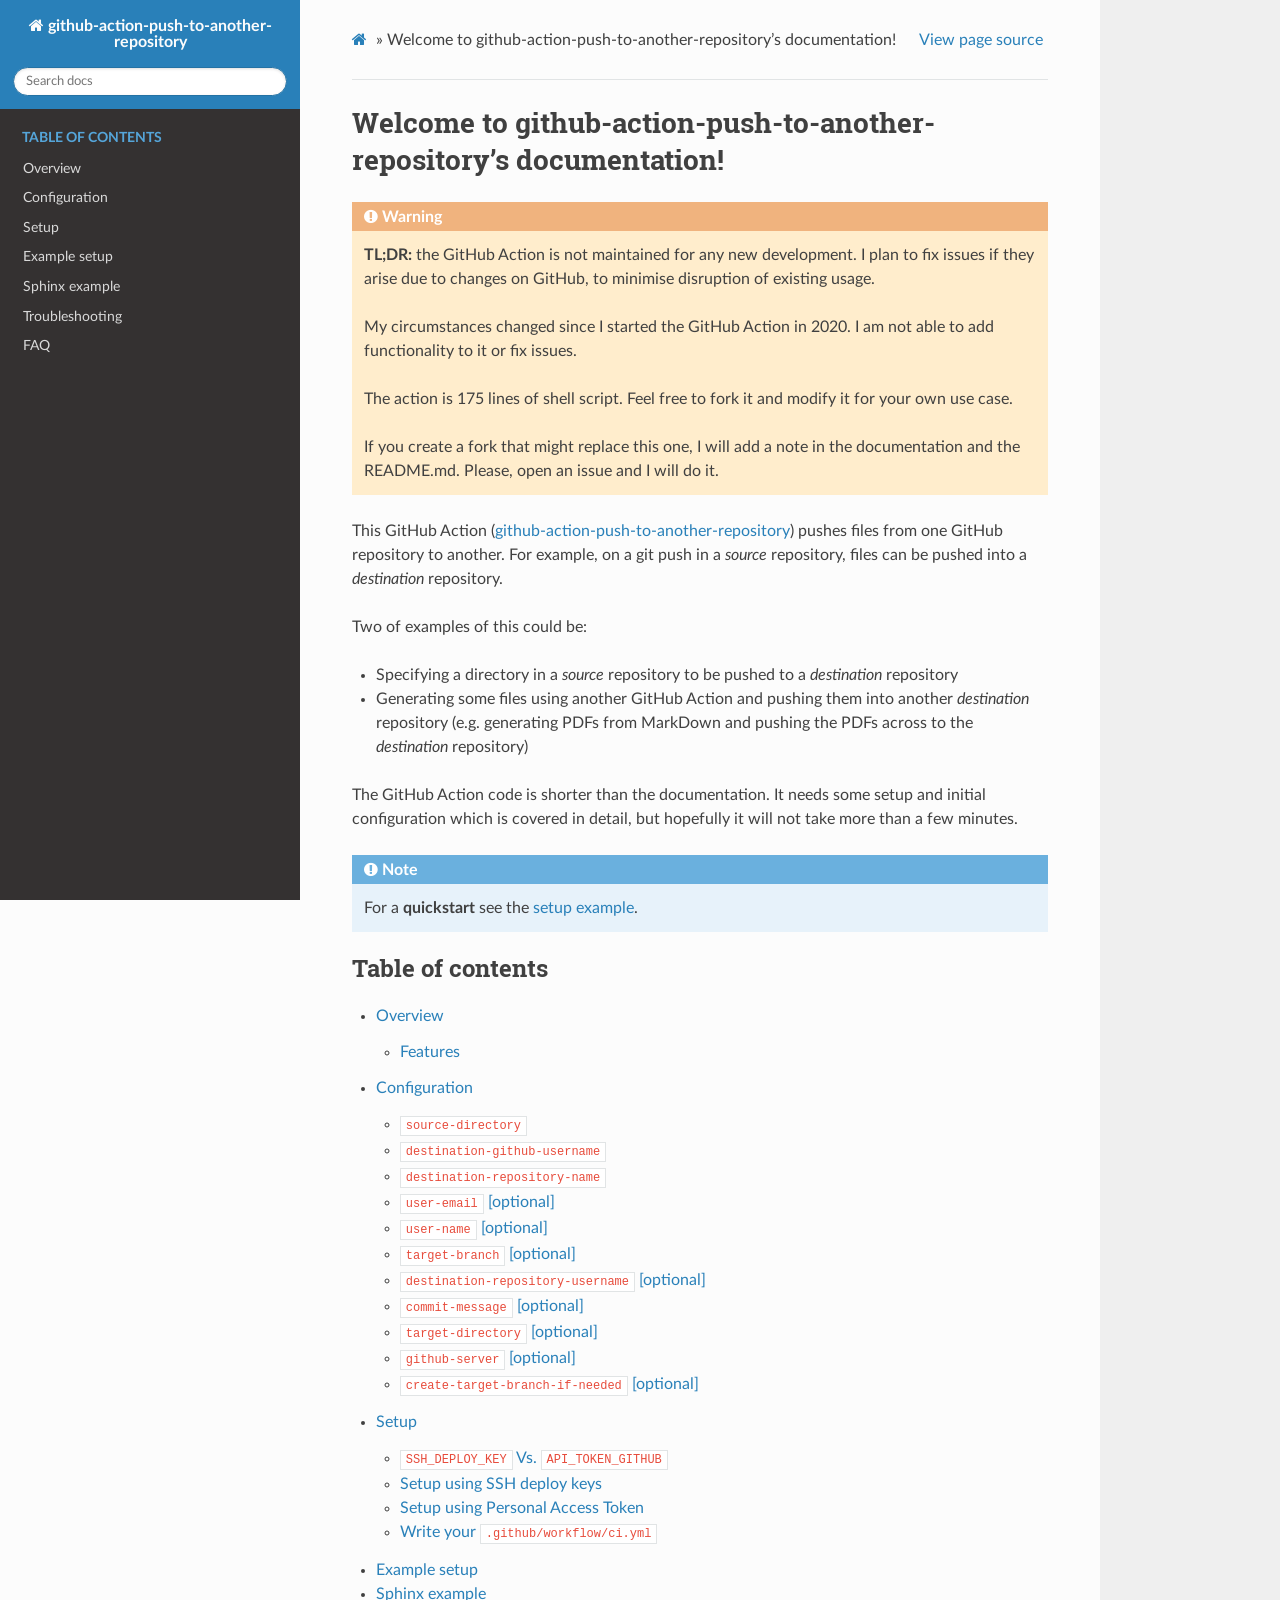
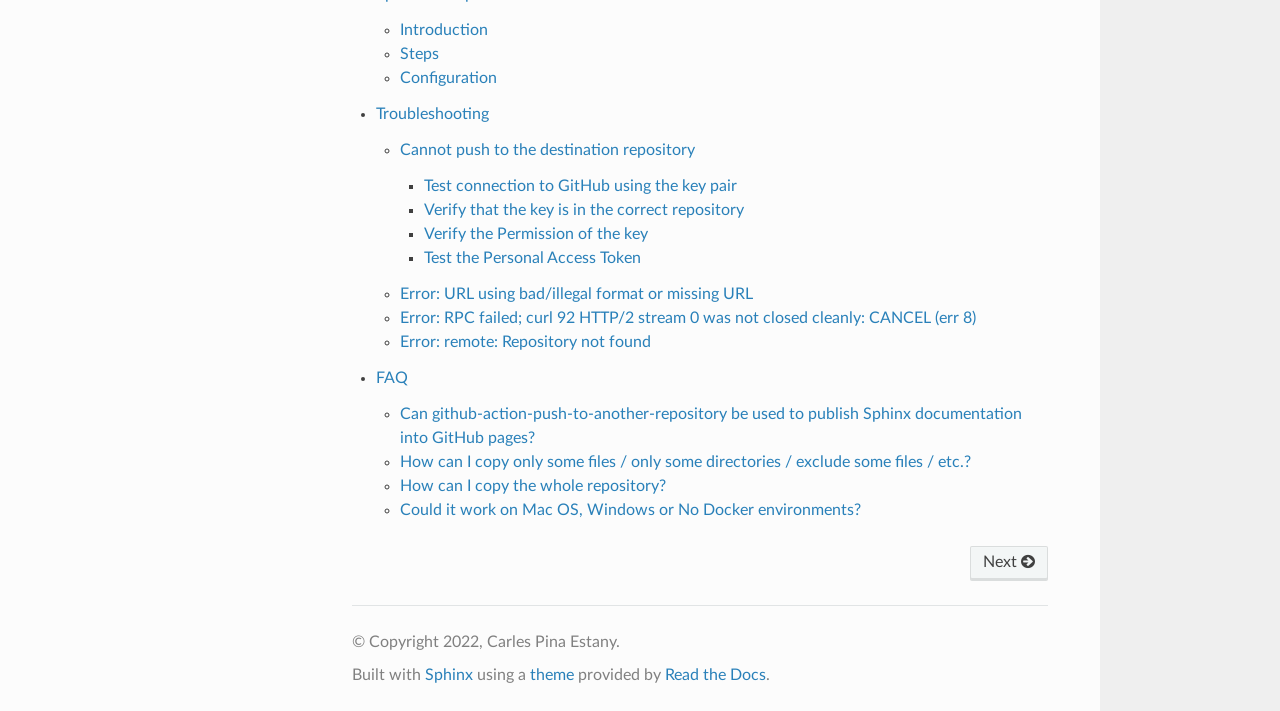
<file: docs/index.html>
<!DOCTYPE html>
<html class="writer-html5" lang="en" >
<head>
  <meta charset="utf-8" /><meta name="generator" content="Docutils 0.17.1: http://docutils.sourceforge.net/" />

  <meta name="viewport" content="width=device-width, initial-scale=1.0" />
  <title>Welcome to github-action-push-to-another-repository’s documentation! &mdash; github-action-push-to-another-repository  documentation</title>
      <link rel="stylesheet" href="_static/pygments.css" type="text/css" />
      <link rel="stylesheet" href="_static/css/theme.css" type="text/css" />
      <link rel="stylesheet" href="_static/css/custom.css" type="text/css" />
  <!--[if lt IE 9]>
    <script src="_static/js/html5shiv.min.js"></script>
  <![endif]-->
  
        <script data-url_root="./" id="documentation_options" src="_static/documentation_options.js"></script>
        <script src="_static/jquery.js"></script>
        <script src="_static/underscore.js"></script>
        <script src="_static/_sphinx_javascript_frameworks_compat.js"></script>
        <script src="_static/doctools.js"></script>
        <script src="_static/js/goatcounter.js"></script>
    <script src="_static/js/theme.js"></script>
    <link rel="index" title="Index" href="genindex.html" />
    <link rel="search" title="Search" href="search.html" />
    <link rel="next" title="Overview" href="overview.html" /> 
</head>

<body class="wy-body-for-nav"> 
  <div class="wy-grid-for-nav">
    <nav data-toggle="wy-nav-shift" class="wy-nav-side">
      <div class="wy-side-scroll">
        <div class="wy-side-nav-search" >
            <a href="#" class="icon icon-home"> github-action-push-to-another-repository
          </a>
<div role="search">
  <form id="rtd-search-form" class="wy-form" action="search.html" method="get">
    <input type="text" name="q" placeholder="Search docs" />
    <input type="hidden" name="check_keywords" value="yes" />
    <input type="hidden" name="area" value="default" />
  </form>
</div>
        </div><div class="wy-menu wy-menu-vertical" data-spy="affix" role="navigation" aria-label="Navigation menu">
              <p class="caption" role="heading"><span class="caption-text">Table of contents</span></p>
<ul>
<li class="toctree-l1"><a class="reference internal" href="overview.html">Overview</a></li>
<li class="toctree-l1"><a class="reference internal" href="configuration.html">Configuration</a></li>
<li class="toctree-l1"><a class="reference internal" href="setup.html">Setup</a></li>
<li class="toctree-l1"><a class="reference internal" href="generic-example.html">Example setup</a></li>
<li class="toctree-l1"><a class="reference internal" href="sphinx-example.html">Sphinx example</a></li>
<li class="toctree-l1"><a class="reference internal" href="troubleshooting.html">Troubleshooting</a></li>
<li class="toctree-l1"><a class="reference internal" href="faq.html">FAQ</a></li>
</ul>

        </div>
      </div>
    </nav>

    <section data-toggle="wy-nav-shift" class="wy-nav-content-wrap"><nav class="wy-nav-top" aria-label="Mobile navigation menu" >
          <i data-toggle="wy-nav-top" class="fa fa-bars"></i>
          <a href="#">github-action-push-to-another-repository</a>
      </nav>

      <div class="wy-nav-content">
        <div class="rst-content">
          <div role="navigation" aria-label="Page navigation">
  <ul class="wy-breadcrumbs">
      <li><a href="#" class="icon icon-home"></a> &raquo;</li>
      <li>Welcome to github-action-push-to-another-repository’s documentation!</li>
      <li class="wy-breadcrumbs-aside">
            <a href="_sources/index.rst.txt" rel="nofollow"> View page source</a>
      </li>
  </ul>
  <hr/>
</div>
          <div role="main" class="document" itemscope="itemscope" itemtype="http://schema.org/Article">
           <div itemprop="articleBody">
             
  <section id="welcome-to-github-action-push-to-another-repository-s-documentation">
<h1>Welcome to github-action-push-to-another-repository’s documentation!<a class="headerlink" href="#welcome-to-github-action-push-to-another-repository-s-documentation" title="Permalink to this heading"></a></h1>
<div class="admonition warning">
<p class="admonition-title">Warning</p>
<p><strong>TL;DR:</strong> the GitHub Action is not maintained for any new development. I plan to
fix issues if they arise due to changes on GitHub, to minimise disruption of
existing usage.</p>
<p>My circumstances changed since I started the GitHub Action in 2020. I am not
able to add functionality to it or fix issues.</p>
<p>The action is 175 lines of shell script. Feel free to fork it and modify it
for your own use case.</p>
<p>If you create a fork that might replace this one, I will add a note in the
documentation and the README.md. Please, open an issue and I will do it.</p>
</div>
<p>This GitHub Action (<a class="reference external" href="https://github.com/cpina/push-to-another-repository-deploy-keys-example">github-action-push-to-another-repository</a>) pushes files from one GitHub repository to another. For example, on a git push in a <cite>source</cite> repository, files can be pushed into a <cite>destination</cite> repository.</p>
<p>Two of examples of this could be:</p>
<ul class="simple">
<li><p>Specifying a directory in a <cite>source</cite> repository to be pushed to a <cite>destination</cite> repository</p></li>
<li><p>Generating some files using another GitHub Action and pushing them into another <cite>destination</cite> repository (e.g. generating PDFs from MarkDown and pushing the PDFs across to the <cite>destination</cite> repository)</p></li>
</ul>
<p>The GitHub Action code is shorter than the documentation. It needs some setup and initial configuration which is covered in detail, but hopefully it will not take more than a few minutes.</p>
<div class="admonition note">
<p class="admonition-title">Note</p>
<p>For a <strong>quickstart</strong> see the <a class="reference internal" href="generic-example.html#generic-example"><span class="std std-ref">setup example</span></a>.</p>
</div>
<div class="toctree-wrapper compound">
<p class="caption" role="heading"><span class="caption-text">Table of contents</span></p>
<ul>
<li class="toctree-l1"><a class="reference internal" href="overview.html">Overview</a><ul>
<li class="toctree-l2"><a class="reference internal" href="overview.html#features">Features</a></li>
</ul>
</li>
<li class="toctree-l1"><a class="reference internal" href="configuration.html">Configuration</a><ul>
<li class="toctree-l2"><a class="reference internal" href="configuration.html#source-directory"><code class="docutils literal notranslate"><span class="pre">source-directory</span></code></a></li>
<li class="toctree-l2"><a class="reference internal" href="configuration.html#destination-github-username"><code class="docutils literal notranslate"><span class="pre">destination-github-username</span></code></a></li>
<li class="toctree-l2"><a class="reference internal" href="configuration.html#destination-repository-name"><code class="docutils literal notranslate"><span class="pre">destination-repository-name</span></code></a></li>
<li class="toctree-l2"><a class="reference internal" href="configuration.html#user-email-optional"><code class="docutils literal notranslate"><span class="pre">user-email</span></code> [optional]</a></li>
<li class="toctree-l2"><a class="reference internal" href="configuration.html#user-name-optional"><code class="docutils literal notranslate"><span class="pre">user-name</span></code> [optional]</a></li>
<li class="toctree-l2"><a class="reference internal" href="configuration.html#target-branch-optional"><code class="docutils literal notranslate"><span class="pre">target-branch</span></code> [optional]</a></li>
<li class="toctree-l2"><a class="reference internal" href="configuration.html#destination-repository-username-optional"><code class="docutils literal notranslate"><span class="pre">destination-repository-username</span></code> [optional]</a></li>
<li class="toctree-l2"><a class="reference internal" href="configuration.html#commit-message-optional"><code class="docutils literal notranslate"><span class="pre">commit-message</span></code> [optional]</a></li>
<li class="toctree-l2"><a class="reference internal" href="configuration.html#target-directory-optional"><code class="docutils literal notranslate"><span class="pre">target-directory</span></code> [optional]</a></li>
<li class="toctree-l2"><a class="reference internal" href="configuration.html#github-server-optional"><code class="docutils literal notranslate"><span class="pre">github-server</span></code> [optional]</a></li>
<li class="toctree-l2"><a class="reference internal" href="configuration.html#create-target-branch-if-needed-optional"><code class="docutils literal notranslate"><span class="pre">create-target-branch-if-needed</span></code> [optional]</a></li>
</ul>
</li>
<li class="toctree-l1"><a class="reference internal" href="setup.html">Setup</a><ul>
<li class="toctree-l2"><a class="reference internal" href="setup.html#ssh-deploy-key-vs-api-token-github"><code class="docutils literal notranslate"><span class="pre">SSH_DEPLOY_KEY</span></code> Vs. <code class="docutils literal notranslate"><span class="pre">API_TOKEN_GITHUB</span></code></a></li>
<li class="toctree-l2"><a class="reference internal" href="setup.html#setup-using-ssh-deploy-keys">Setup using SSH deploy keys</a></li>
<li class="toctree-l2"><a class="reference internal" href="setup.html#setup-using-personal-access-token">Setup using Personal Access Token</a></li>
<li class="toctree-l2"><a class="reference internal" href="setup.html#write-your-github-workflow-ci-yml">Write your <code class="docutils literal notranslate"><span class="pre">.github/workflow/ci.yml</span></code></a></li>
</ul>
</li>
<li class="toctree-l1"><a class="reference internal" href="generic-example.html">Example setup</a></li>
<li class="toctree-l1"><a class="reference internal" href="sphinx-example.html">Sphinx example</a><ul>
<li class="toctree-l2"><a class="reference internal" href="sphinx-example.html#introduction">Introduction</a></li>
<li class="toctree-l2"><a class="reference internal" href="sphinx-example.html#steps">Steps</a></li>
<li class="toctree-l2"><a class="reference internal" href="sphinx-example.html#configuration">Configuration</a></li>
</ul>
</li>
<li class="toctree-l1"><a class="reference internal" href="troubleshooting.html">Troubleshooting</a><ul>
<li class="toctree-l2"><a class="reference internal" href="troubleshooting.html#cannot-push-to-the-destination-repository">Cannot push to the destination repository</a><ul>
<li class="toctree-l3"><a class="reference internal" href="troubleshooting.html#test-connection-to-github-using-the-key-pair">Test connection to GitHub using the key pair</a></li>
<li class="toctree-l3"><a class="reference internal" href="troubleshooting.html#verify-that-the-key-is-in-the-correct-repository">Verify that the key is in the correct repository</a></li>
<li class="toctree-l3"><a class="reference internal" href="troubleshooting.html#verify-the-permission-of-the-key">Verify the Permission of the key</a></li>
<li class="toctree-l3"><a class="reference internal" href="troubleshooting.html#test-the-personal-access-token">Test the Personal Access Token</a></li>
</ul>
</li>
<li class="toctree-l2"><a class="reference internal" href="troubleshooting.html#error-url-using-bad-illegal-format-or-missing-url">Error: URL using bad/illegal format or missing URL</a></li>
<li class="toctree-l2"><a class="reference internal" href="troubleshooting.html#error-rpc-failed-curl-92-http-2-stream-0-was-not-closed-cleanly-cancel-err-8">Error: RPC failed; curl 92 HTTP/2 stream 0 was not closed cleanly: CANCEL (err 8)</a></li>
<li class="toctree-l2"><a class="reference internal" href="troubleshooting.html#error-remote-repository-not-found">Error: remote: Repository not found</a></li>
</ul>
</li>
<li class="toctree-l1"><a class="reference internal" href="faq.html">FAQ</a><ul>
<li class="toctree-l2"><a class="reference internal" href="faq.html#can-github-action-push-to-another-repository-be-used-to-publish-sphinx-documentation-into-github-pages">Can github-action-push-to-another-repository be used to publish Sphinx documentation into GitHub pages?</a></li>
<li class="toctree-l2"><a class="reference internal" href="faq.html#how-can-i-copy-only-some-files-only-some-directories-exclude-some-files-etc">How can I copy only some files / only some directories / exclude some files / etc.?</a></li>
<li class="toctree-l2"><a class="reference internal" href="faq.html#how-can-i-copy-the-whole-repository">How can I copy the whole repository?</a></li>
<li class="toctree-l2"><a class="reference internal" href="faq.html#could-it-work-on-mac-os-windows-or-no-docker-environments">Could it work on Mac OS, Windows or No Docker environments?</a></li>
</ul>
</li>
</ul>
</div>
</section>


           </div>
          </div>
          <footer><div class="rst-footer-buttons" role="navigation" aria-label="Footer">
        <a href="overview.html" class="btn btn-neutral float-right" title="Overview" accesskey="n" rel="next">Next <span class="fa fa-arrow-circle-right" aria-hidden="true"></span></a>
    </div>

  <hr/>

  <div role="contentinfo">
    <p>&#169; Copyright 2022, Carles Pina Estany.</p>
  </div>

  Built with <a href="https://www.sphinx-doc.org/">Sphinx</a> using a
    <a href="https://github.com/readthedocs/sphinx_rtd_theme">theme</a>
    provided by <a href="https://readthedocs.org">Read the Docs</a>.
   

</footer>
        </div>
      </div>
    </section>
  </div>
  <script>
      jQuery(function () {
          SphinxRtdTheme.Navigation.enable(true);
      });
  </script> 

</body>
</html>
</file>
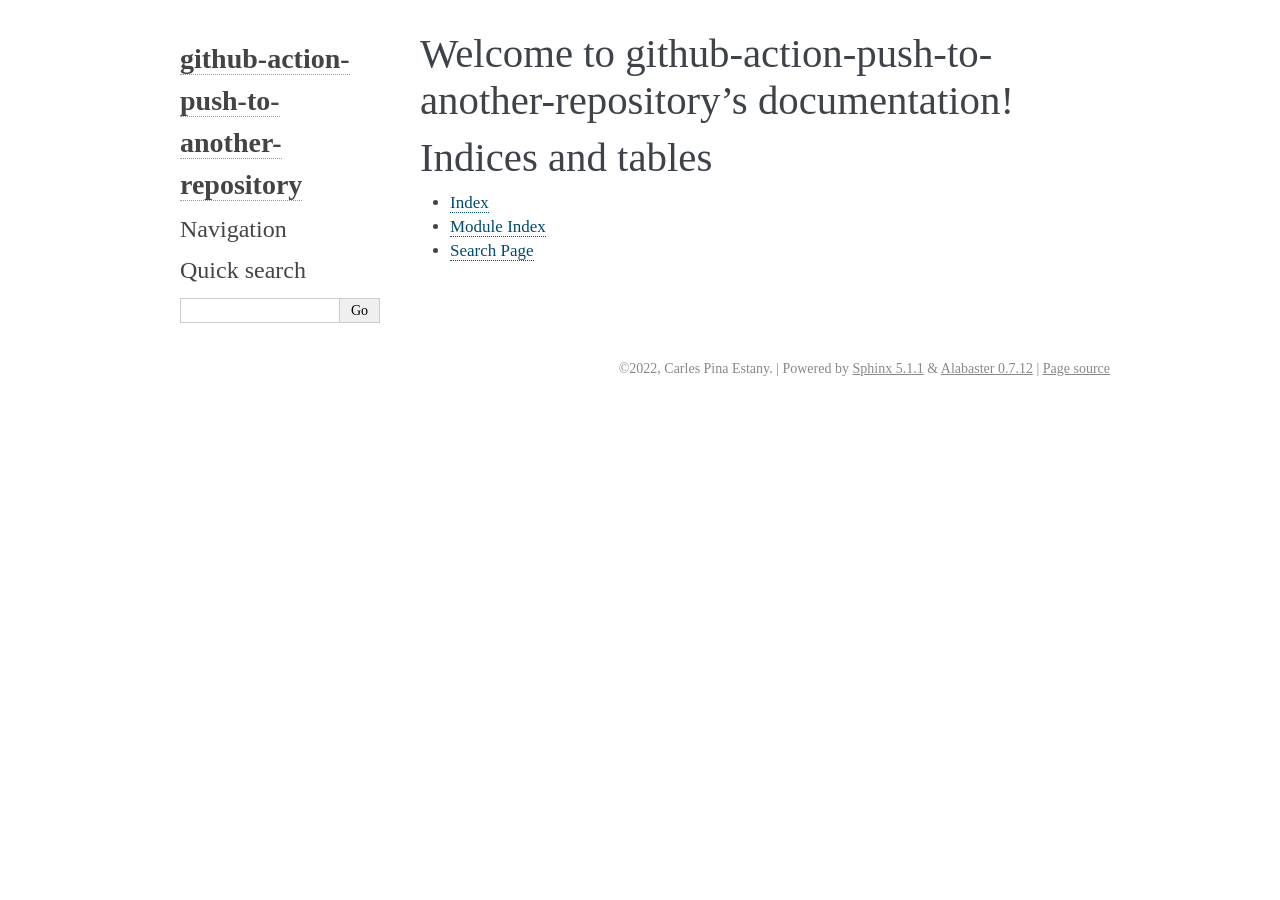
<file: docs/html/index.html>
<!DOCTYPE html>

<html lang="en">
  <head>
    <meta charset="utf-8" />
    <meta name="viewport" content="width=device-width, initial-scale=1.0" /><meta name="generator" content="Docutils 0.17.1: http://docutils.sourceforge.net/" />

    <title>Welcome to github-action-push-to-another-repository’s documentation! &#8212; github-action-push-to-another-repository  documentation</title>
    <link rel="stylesheet" type="text/css" href="_static/pygments.css" />
    <link rel="stylesheet" type="text/css" href="_static/alabaster.css" />
    <script data-url_root="./" id="documentation_options" src="_static/documentation_options.js"></script>
    <script src="_static/jquery.js"></script>
    <script src="_static/underscore.js"></script>
    <script src="_static/_sphinx_javascript_frameworks_compat.js"></script>
    <script src="_static/doctools.js"></script>
    <link rel="index" title="Index" href="genindex.html" />
    <link rel="search" title="Search" href="search.html" />
   
  <link rel="stylesheet" href="_static/custom.css" type="text/css" />
  
  
  <meta name="viewport" content="width=device-width, initial-scale=0.9, maximum-scale=0.9" />

  </head><body>
  

    <div class="document">
      <div class="documentwrapper">
        <div class="bodywrapper">
          

          <div class="body" role="main">
            
  <section id="welcome-to-github-action-push-to-another-repository-s-documentation">
<h1>Welcome to github-action-push-to-another-repository’s documentation!<a class="headerlink" href="#welcome-to-github-action-push-to-another-repository-s-documentation" title="Permalink to this heading">¶</a></h1>
<div class="toctree-wrapper compound">
</div>
</section>
<section id="indices-and-tables">
<h1>Indices and tables<a class="headerlink" href="#indices-and-tables" title="Permalink to this heading">¶</a></h1>
<ul class="simple">
<li><p><a class="reference internal" href="genindex.html"><span class="std std-ref">Index</span></a></p></li>
<li><p><a class="reference internal" href="py-modindex.html"><span class="std std-ref">Module Index</span></a></p></li>
<li><p><a class="reference internal" href="search.html"><span class="std std-ref">Search Page</span></a></p></li>
</ul>
</section>


          </div>
          
        </div>
      </div>
      <div class="sphinxsidebar" role="navigation" aria-label="main navigation">
        <div class="sphinxsidebarwrapper">
<h1 class="logo"><a href="#">github-action-push-to-another-repository</a></h1>








<h3>Navigation</h3>

<div class="relations">
<h3>Related Topics</h3>
<ul>
  <li><a href="#">Documentation overview</a><ul>
  </ul></li>
</ul>
</div>
<div id="searchbox" style="display: none" role="search">
  <h3 id="searchlabel">Quick search</h3>
    <div class="searchformwrapper">
    <form class="search" action="search.html" method="get">
      <input type="text" name="q" aria-labelledby="searchlabel" autocomplete="off" autocorrect="off" autocapitalize="off" spellcheck="false"/>
      <input type="submit" value="Go" />
    </form>
    </div>
</div>
<script>document.getElementById('searchbox').style.display = "block"</script>








        </div>
      </div>
      <div class="clearer"></div>
    </div>
    <div class="footer">
      &copy;2022, Carles Pina Estany.
      
      |
      Powered by <a href="http://sphinx-doc.org/">Sphinx 5.1.1</a>
      &amp; <a href="https://github.com/bitprophet/alabaster">Alabaster 0.7.12</a>
      
      |
      <a href="_sources/index.rst.txt"
          rel="nofollow">Page source</a>
    </div>

    

    
  </body>
</html>
</file>
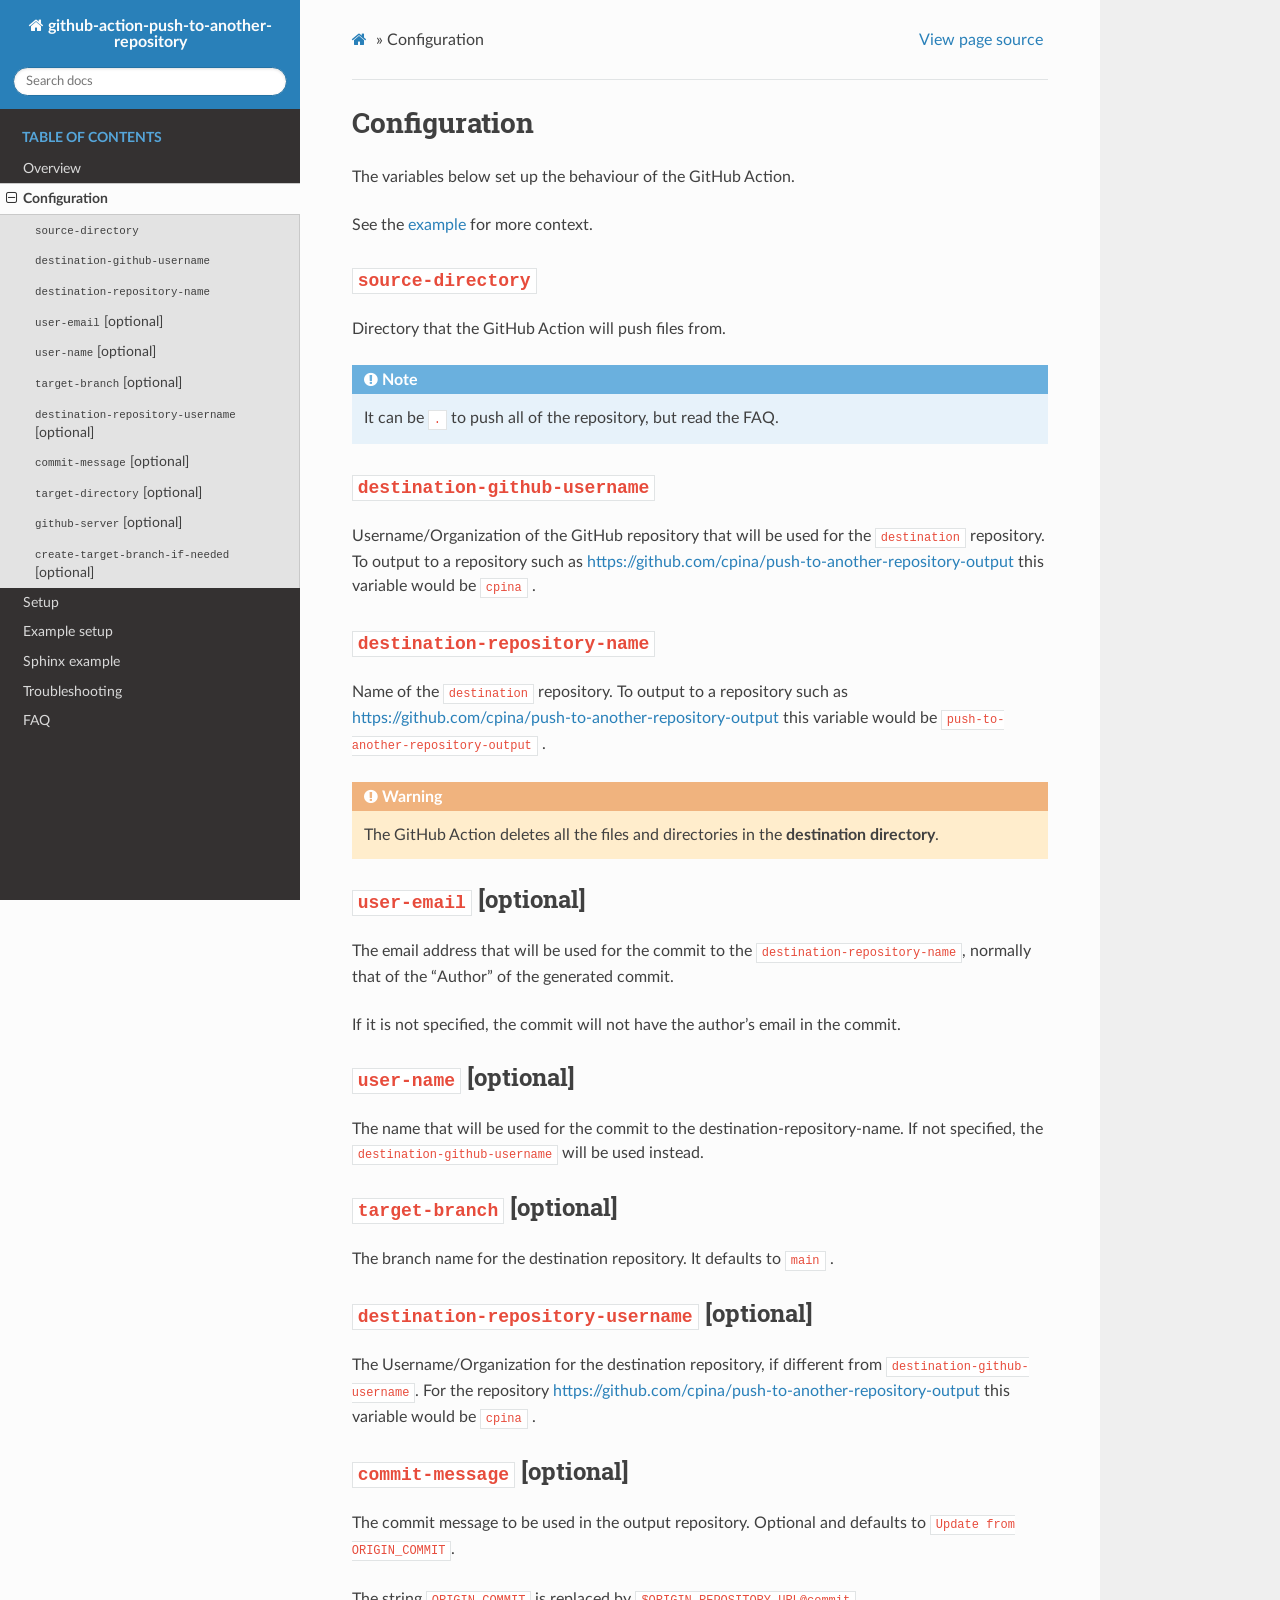
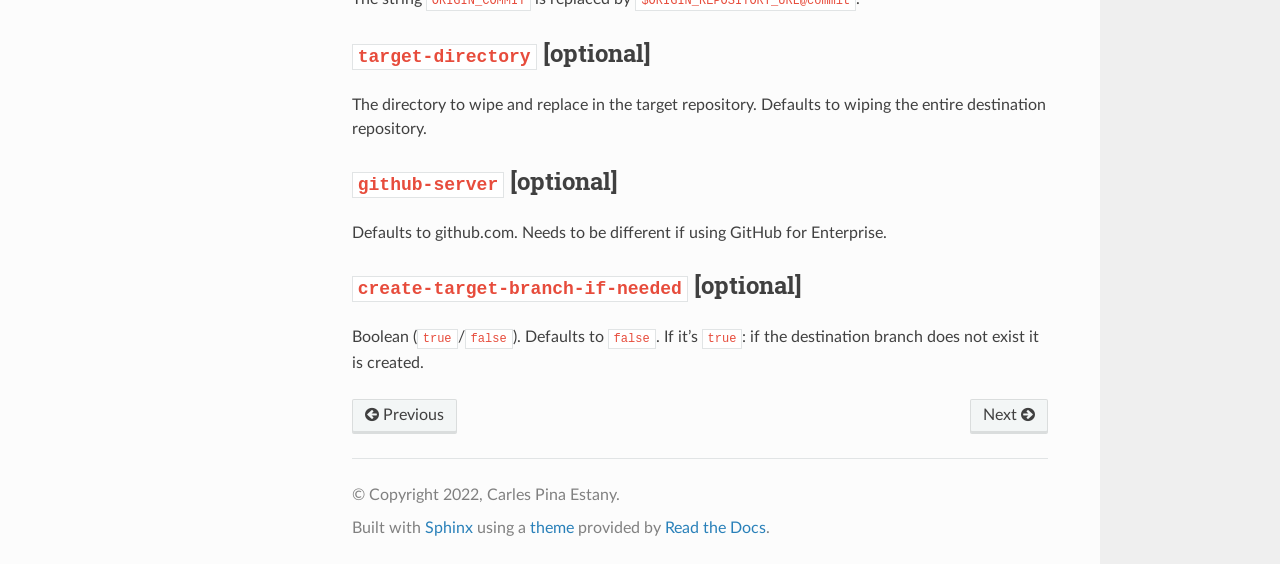
<file: docs/configuration.html>
<!DOCTYPE html>
<html class="writer-html5" lang="en" >
<head>
  <meta charset="utf-8" /><meta name="generator" content="Docutils 0.17.1: http://docutils.sourceforge.net/" />

  <meta name="viewport" content="width=device-width, initial-scale=1.0" />
  <title>Configuration &mdash; github-action-push-to-another-repository  documentation</title>
      <link rel="stylesheet" href="_static/pygments.css" type="text/css" />
      <link rel="stylesheet" href="_static/css/theme.css" type="text/css" />
      <link rel="stylesheet" href="_static/css/custom.css" type="text/css" />
  <!--[if lt IE 9]>
    <script src="_static/js/html5shiv.min.js"></script>
  <![endif]-->
  
        <script data-url_root="./" id="documentation_options" src="_static/documentation_options.js"></script>
        <script src="_static/jquery.js"></script>
        <script src="_static/underscore.js"></script>
        <script src="_static/_sphinx_javascript_frameworks_compat.js"></script>
        <script src="_static/doctools.js"></script>
        <script src="_static/js/goatcounter.js"></script>
    <script src="_static/js/theme.js"></script>
    <link rel="index" title="Index" href="genindex.html" />
    <link rel="search" title="Search" href="search.html" />
    <link rel="next" title="Setup" href="setup.html" />
    <link rel="prev" title="Overview" href="overview.html" /> 
</head>

<body class="wy-body-for-nav"> 
  <div class="wy-grid-for-nav">
    <nav data-toggle="wy-nav-shift" class="wy-nav-side">
      <div class="wy-side-scroll">
        <div class="wy-side-nav-search" >
            <a href="index.html" class="icon icon-home"> github-action-push-to-another-repository
          </a>
<div role="search">
  <form id="rtd-search-form" class="wy-form" action="search.html" method="get">
    <input type="text" name="q" placeholder="Search docs" />
    <input type="hidden" name="check_keywords" value="yes" />
    <input type="hidden" name="area" value="default" />
  </form>
</div>
        </div><div class="wy-menu wy-menu-vertical" data-spy="affix" role="navigation" aria-label="Navigation menu">
              <p class="caption" role="heading"><span class="caption-text">Table of contents</span></p>
<ul class="current">
<li class="toctree-l1"><a class="reference internal" href="overview.html">Overview</a></li>
<li class="toctree-l1 current"><a class="current reference internal" href="#">Configuration</a><ul>
<li class="toctree-l2"><a class="reference internal" href="#source-directory"><code class="docutils literal notranslate"><span class="pre">source-directory</span></code></a></li>
<li class="toctree-l2"><a class="reference internal" href="#destination-github-username"><code class="docutils literal notranslate"><span class="pre">destination-github-username</span></code></a></li>
<li class="toctree-l2"><a class="reference internal" href="#destination-repository-name"><code class="docutils literal notranslate"><span class="pre">destination-repository-name</span></code></a></li>
<li class="toctree-l2"><a class="reference internal" href="#user-email-optional"><code class="docutils literal notranslate"><span class="pre">user-email</span></code> [optional]</a></li>
<li class="toctree-l2"><a class="reference internal" href="#user-name-optional"><code class="docutils literal notranslate"><span class="pre">user-name</span></code> [optional]</a></li>
<li class="toctree-l2"><a class="reference internal" href="#target-branch-optional"><code class="docutils literal notranslate"><span class="pre">target-branch</span></code> [optional]</a></li>
<li class="toctree-l2"><a class="reference internal" href="#destination-repository-username-optional"><code class="docutils literal notranslate"><span class="pre">destination-repository-username</span></code> [optional]</a></li>
<li class="toctree-l2"><a class="reference internal" href="#commit-message-optional"><code class="docutils literal notranslate"><span class="pre">commit-message</span></code> [optional]</a></li>
<li class="toctree-l2"><a class="reference internal" href="#target-directory-optional"><code class="docutils literal notranslate"><span class="pre">target-directory</span></code> [optional]</a></li>
<li class="toctree-l2"><a class="reference internal" href="#github-server-optional"><code class="docutils literal notranslate"><span class="pre">github-server</span></code> [optional]</a></li>
<li class="toctree-l2"><a class="reference internal" href="#create-target-branch-if-needed-optional"><code class="docutils literal notranslate"><span class="pre">create-target-branch-if-needed</span></code> [optional]</a></li>
</ul>
</li>
<li class="toctree-l1"><a class="reference internal" href="setup.html">Setup</a></li>
<li class="toctree-l1"><a class="reference internal" href="generic-example.html">Example setup</a></li>
<li class="toctree-l1"><a class="reference internal" href="sphinx-example.html">Sphinx example</a></li>
<li class="toctree-l1"><a class="reference internal" href="troubleshooting.html">Troubleshooting</a></li>
<li class="toctree-l1"><a class="reference internal" href="faq.html">FAQ</a></li>
</ul>

        </div>
      </div>
    </nav>

    <section data-toggle="wy-nav-shift" class="wy-nav-content-wrap"><nav class="wy-nav-top" aria-label="Mobile navigation menu" >
          <i data-toggle="wy-nav-top" class="fa fa-bars"></i>
          <a href="index.html">github-action-push-to-another-repository</a>
      </nav>

      <div class="wy-nav-content">
        <div class="rst-content">
          <div role="navigation" aria-label="Page navigation">
  <ul class="wy-breadcrumbs">
      <li><a href="index.html" class="icon icon-home"></a> &raquo;</li>
      <li>Configuration</li>
      <li class="wy-breadcrumbs-aside">
            <a href="_sources/configuration.rst.txt" rel="nofollow"> View page source</a>
      </li>
  </ul>
  <hr/>
</div>
          <div role="main" class="document" itemscope="itemscope" itemtype="http://schema.org/Article">
           <div itemprop="articleBody">
             
  <section id="configuration">
<span id="id1"></span><h1>Configuration<a class="headerlink" href="#configuration" title="Permalink to this heading"></a></h1>
<p>The variables below set up the behaviour of the GitHub Action.</p>
<p>See the <a class="reference internal" href="generic-example.html#generic-example"><span class="std std-ref">example</span></a> for more context.</p>
<section id="source-directory">
<h2><code class="docutils literal notranslate"><span class="pre">source-directory</span></code><a class="headerlink" href="#source-directory" title="Permalink to this heading"></a></h2>
<p>Directory that the GitHub Action will push files from.</p>
<div class="admonition note">
<p class="admonition-title">Note</p>
<p>It can be <code class="docutils literal notranslate"><span class="pre">.</span></code> to push all of the repository, but read the FAQ.</p>
</div>
</section>
<section id="destination-github-username">
<h2><code class="docutils literal notranslate"><span class="pre">destination-github-username</span></code><a class="headerlink" href="#destination-github-username" title="Permalink to this heading"></a></h2>
<p>Username/Organization of the GitHub repository that will be used for the <code class="docutils literal notranslate"><span class="pre">destination</span></code> repository. To output to a repository such as <a class="reference external" href="https://github.com/cpina/push-to-another-repository-output">https://github.com/cpina/push-to-another-repository-output</a> this variable would be <code class="docutils literal notranslate"><span class="pre">cpina</span></code> .</p>
</section>
<section id="destination-repository-name">
<h2><code class="docutils literal notranslate"><span class="pre">destination-repository-name</span></code><a class="headerlink" href="#destination-repository-name" title="Permalink to this heading"></a></h2>
<p>Name of the <code class="docutils literal notranslate"><span class="pre">destination</span></code> repository. To output to a repository such as <a class="reference external" href="https://github.com/cpina/push-to-another-repository-output">https://github.com/cpina/push-to-another-repository-output</a> this variable would be <code class="docutils literal notranslate"><span class="pre">push-to-another-repository-output</span></code> .</p>
<div class="admonition warning">
<p class="admonition-title">Warning</p>
<p>The GitHub Action deletes all the files and directories in the <strong>destination directory</strong>.</p>
</div>
</section>
<section id="user-email-optional">
<h2><code class="docutils literal notranslate"><span class="pre">user-email</span></code> [optional]<a class="headerlink" href="#user-email-optional" title="Permalink to this heading"></a></h2>
<p>The email address that will be used for the commit to the <code class="docutils literal notranslate"><span class="pre">destination-repository-name</span></code>, normally that of the “Author” of the generated commit.</p>
<p>If it is not specified, the commit will not have the author’s email in the commit.</p>
</section>
<section id="user-name-optional">
<h2><code class="docutils literal notranslate"><span class="pre">user-name</span></code> [optional]<a class="headerlink" href="#user-name-optional" title="Permalink to this heading"></a></h2>
<p>The name that will be used for the commit to the destination-repository-name. If not specified, the <code class="docutils literal notranslate"><span class="pre">destination-github-username</span></code> will be used instead.</p>
</section>
<section id="target-branch-optional">
<h2><code class="docutils literal notranslate"><span class="pre">target-branch</span></code> [optional]<a class="headerlink" href="#target-branch-optional" title="Permalink to this heading"></a></h2>
<p>The branch name for the destination repository. It defaults to <code class="docutils literal notranslate"><span class="pre">main</span></code> .</p>
</section>
<section id="destination-repository-username-optional">
<h2><code class="docutils literal notranslate"><span class="pre">destination-repository-username</span></code> [optional]<a class="headerlink" href="#destination-repository-username-optional" title="Permalink to this heading"></a></h2>
<p>The Username/Organization for the destination repository, if different from <code class="docutils literal notranslate"><span class="pre">destination-github-username</span></code>. For the repository <a class="reference external" href="https://github.com/cpina/push-to-another-repository-output">https://github.com/cpina/push-to-another-repository-output</a> this variable would be <code class="docutils literal notranslate"><span class="pre">cpina</span></code> .</p>
</section>
<section id="commit-message-optional">
<h2><code class="docutils literal notranslate"><span class="pre">commit-message</span></code> [optional]<a class="headerlink" href="#commit-message-optional" title="Permalink to this heading"></a></h2>
<p>The commit message to be used in the output repository. Optional and defaults to <code class="docutils literal notranslate"><span class="pre">Update</span> <span class="pre">from</span> <span class="pre">ORIGIN_COMMIT</span></code>.</p>
<p>The string <code class="docutils literal notranslate"><span class="pre">ORIGIN_COMMIT</span></code> is replaced by <code class="docutils literal notranslate"><span class="pre">$ORIGIN_REPOSITORY_URL&#64;commit</span></code>.</p>
</section>
<section id="target-directory-optional">
<h2><code class="docutils literal notranslate"><span class="pre">target-directory</span></code> [optional]<a class="headerlink" href="#target-directory-optional" title="Permalink to this heading"></a></h2>
<p>The directory to wipe and replace in the target repository. Defaults to wiping the entire destination repository.</p>
</section>
<section id="github-server-optional">
<span id="github-server"></span><h2><code class="docutils literal notranslate"><span class="pre">github-server</span></code> [optional]<a class="headerlink" href="#github-server-optional" title="Permalink to this heading"></a></h2>
<p>Defaults to github.com. Needs to be different if using GitHub for Enterprise.</p>
</section>
<section id="create-target-branch-if-needed-optional">
<h2><code class="docutils literal notranslate"><span class="pre">create-target-branch-if-needed</span></code> [optional]<a class="headerlink" href="#create-target-branch-if-needed-optional" title="Permalink to this heading"></a></h2>
<p>Boolean (<code class="docutils literal notranslate"><span class="pre">true</span></code>/<code class="docutils literal notranslate"><span class="pre">false</span></code>). Defaults to <code class="docutils literal notranslate"><span class="pre">false</span></code>. If it’s <code class="docutils literal notranslate"><span class="pre">true</span></code>: if the destination branch does not exist it is created.</p>
</section>
</section>


           </div>
          </div>
          <footer><div class="rst-footer-buttons" role="navigation" aria-label="Footer">
        <a href="overview.html" class="btn btn-neutral float-left" title="Overview" accesskey="p" rel="prev"><span class="fa fa-arrow-circle-left" aria-hidden="true"></span> Previous</a>
        <a href="setup.html" class="btn btn-neutral float-right" title="Setup" accesskey="n" rel="next">Next <span class="fa fa-arrow-circle-right" aria-hidden="true"></span></a>
    </div>

  <hr/>

  <div role="contentinfo">
    <p>&#169; Copyright 2022, Carles Pina Estany.</p>
  </div>

  Built with <a href="https://www.sphinx-doc.org/">Sphinx</a> using a
    <a href="https://github.com/readthedocs/sphinx_rtd_theme">theme</a>
    provided by <a href="https://readthedocs.org">Read the Docs</a>.
   

</footer>
        </div>
      </div>
    </section>
  </div>
  <script>
      jQuery(function () {
          SphinxRtdTheme.Navigation.enable(true);
      });
  </script> 

</body>
</html>
</file>
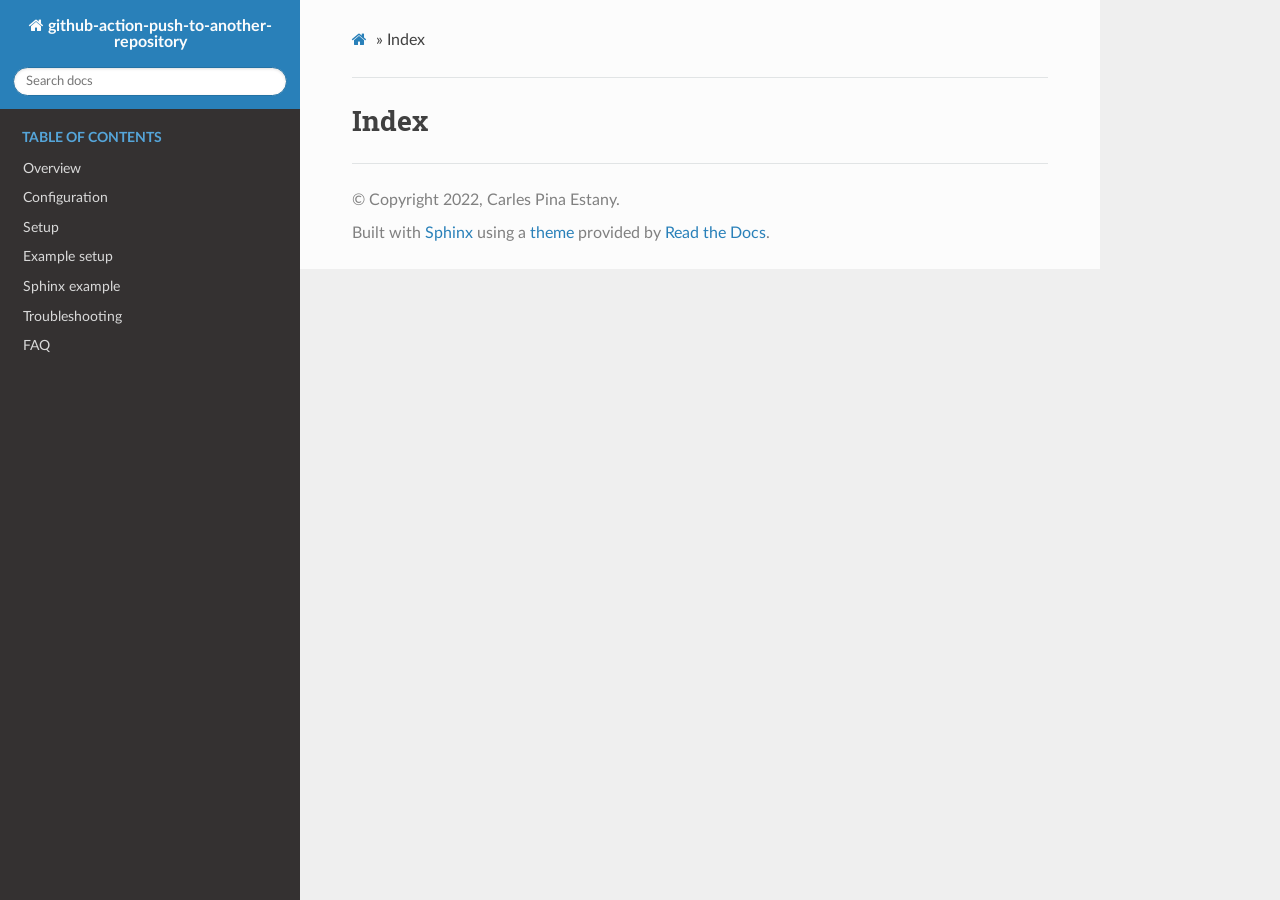
<file: docs/genindex.html>
<!DOCTYPE html>
<html class="writer-html5" lang="en" >
<head>
  <meta charset="utf-8" />
  <meta name="viewport" content="width=device-width, initial-scale=1.0" />
  <title>Index &mdash; github-action-push-to-another-repository  documentation</title>
      <link rel="stylesheet" href="_static/pygments.css" type="text/css" />
      <link rel="stylesheet" href="_static/css/theme.css" type="text/css" />
      <link rel="stylesheet" href="_static/css/custom.css" type="text/css" />
  <!--[if lt IE 9]>
    <script src="_static/js/html5shiv.min.js"></script>
  <![endif]-->
  
        <script data-url_root="./" id="documentation_options" src="_static/documentation_options.js"></script>
        <script src="_static/jquery.js"></script>
        <script src="_static/underscore.js"></script>
        <script src="_static/_sphinx_javascript_frameworks_compat.js"></script>
        <script src="_static/doctools.js"></script>
        <script src="_static/js/goatcounter.js"></script>
    <script src="_static/js/theme.js"></script>
    <link rel="index" title="Index" href="#" />
    <link rel="search" title="Search" href="search.html" /> 
</head>

<body class="wy-body-for-nav"> 
  <div class="wy-grid-for-nav">
    <nav data-toggle="wy-nav-shift" class="wy-nav-side">
      <div class="wy-side-scroll">
        <div class="wy-side-nav-search" >
            <a href="index.html" class="icon icon-home"> github-action-push-to-another-repository
          </a>
<div role="search">
  <form id="rtd-search-form" class="wy-form" action="search.html" method="get">
    <input type="text" name="q" placeholder="Search docs" />
    <input type="hidden" name="check_keywords" value="yes" />
    <input type="hidden" name="area" value="default" />
  </form>
</div>
        </div><div class="wy-menu wy-menu-vertical" data-spy="affix" role="navigation" aria-label="Navigation menu">
              <p class="caption" role="heading"><span class="caption-text">Table of contents</span></p>
<ul>
<li class="toctree-l1"><a class="reference internal" href="overview.html">Overview</a></li>
<li class="toctree-l1"><a class="reference internal" href="configuration.html">Configuration</a></li>
<li class="toctree-l1"><a class="reference internal" href="setup.html">Setup</a></li>
<li class="toctree-l1"><a class="reference internal" href="generic-example.html">Example setup</a></li>
<li class="toctree-l1"><a class="reference internal" href="sphinx-example.html">Sphinx example</a></li>
<li class="toctree-l1"><a class="reference internal" href="troubleshooting.html">Troubleshooting</a></li>
<li class="toctree-l1"><a class="reference internal" href="faq.html">FAQ</a></li>
</ul>

        </div>
      </div>
    </nav>

    <section data-toggle="wy-nav-shift" class="wy-nav-content-wrap"><nav class="wy-nav-top" aria-label="Mobile navigation menu" >
          <i data-toggle="wy-nav-top" class="fa fa-bars"></i>
          <a href="index.html">github-action-push-to-another-repository</a>
      </nav>

      <div class="wy-nav-content">
        <div class="rst-content">
          <div role="navigation" aria-label="Page navigation">
  <ul class="wy-breadcrumbs">
      <li><a href="index.html" class="icon icon-home"></a> &raquo;</li>
      <li>Index</li>
      <li class="wy-breadcrumbs-aside">
      </li>
  </ul>
  <hr/>
</div>
          <div role="main" class="document" itemscope="itemscope" itemtype="http://schema.org/Article">
           <div itemprop="articleBody">
             

<h1 id="index">Index</h1>

<div class="genindex-jumpbox">
 
</div>


           </div>
          </div>
          <footer>

  <hr/>

  <div role="contentinfo">
    <p>&#169; Copyright 2022, Carles Pina Estany.</p>
  </div>

  Built with <a href="https://www.sphinx-doc.org/">Sphinx</a> using a
    <a href="https://github.com/readthedocs/sphinx_rtd_theme">theme</a>
    provided by <a href="https://readthedocs.org">Read the Docs</a>.
   

</footer>
        </div>
      </div>
    </section>
  </div>
  <script>
      jQuery(function () {
          SphinxRtdTheme.Navigation.enable(true);
      });
  </script> 

</body>
</html>
</file>
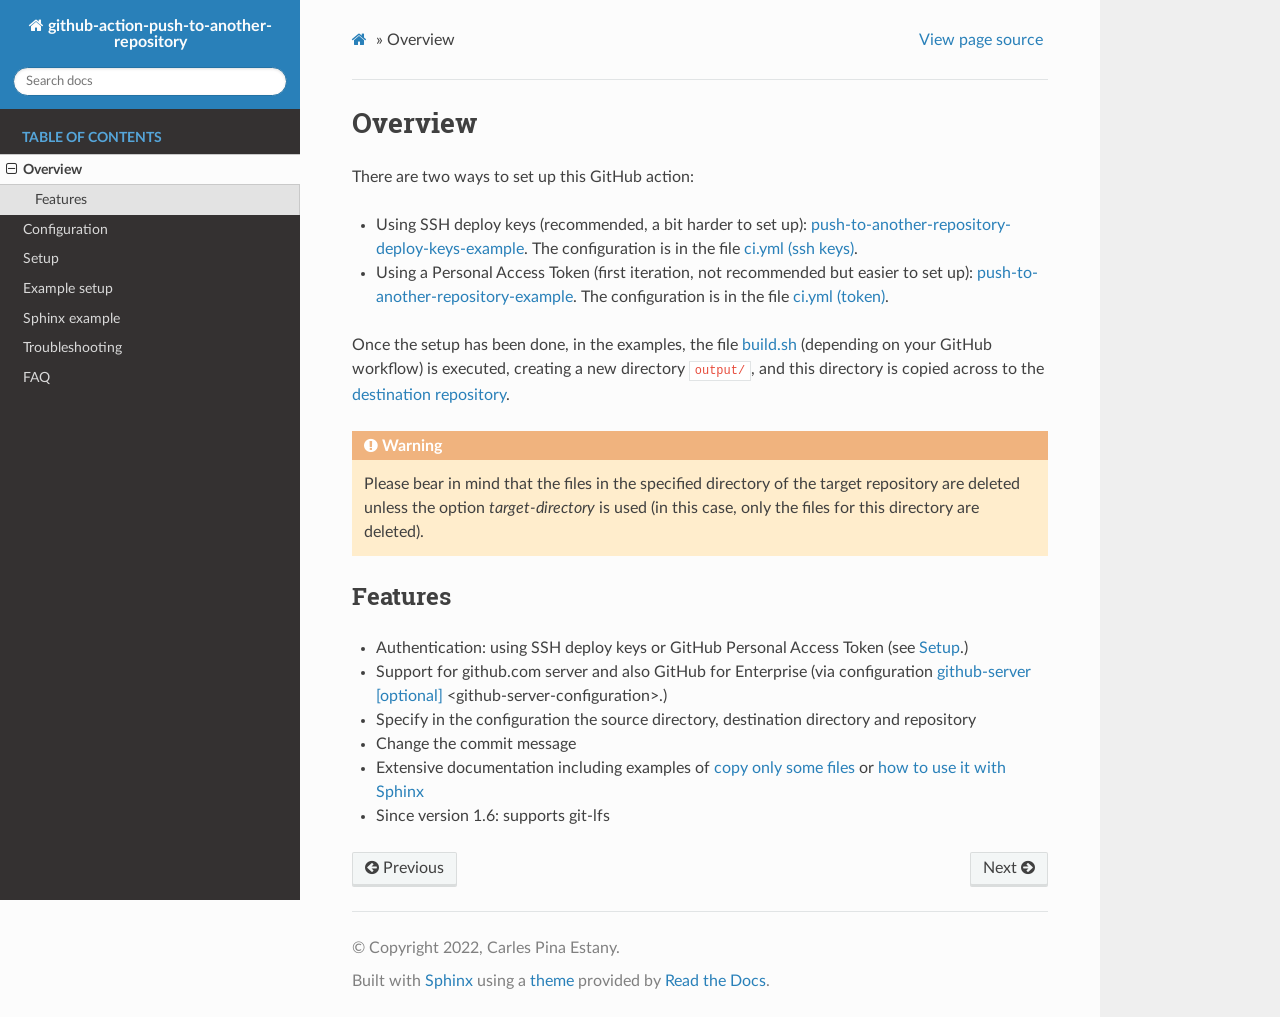
<file: docs/overview.html>
<!DOCTYPE html>
<html class="writer-html5" lang="en" >
<head>
  <meta charset="utf-8" /><meta name="generator" content="Docutils 0.17.1: http://docutils.sourceforge.net/" />

  <meta name="viewport" content="width=device-width, initial-scale=1.0" />
  <title>Overview &mdash; github-action-push-to-another-repository  documentation</title>
      <link rel="stylesheet" href="_static/pygments.css" type="text/css" />
      <link rel="stylesheet" href="_static/css/theme.css" type="text/css" />
      <link rel="stylesheet" href="_static/css/custom.css" type="text/css" />
  <!--[if lt IE 9]>
    <script src="_static/js/html5shiv.min.js"></script>
  <![endif]-->
  
        <script data-url_root="./" id="documentation_options" src="_static/documentation_options.js"></script>
        <script src="_static/jquery.js"></script>
        <script src="_static/underscore.js"></script>
        <script src="_static/_sphinx_javascript_frameworks_compat.js"></script>
        <script src="_static/doctools.js"></script>
        <script src="_static/js/goatcounter.js"></script>
    <script src="_static/js/theme.js"></script>
    <link rel="index" title="Index" href="genindex.html" />
    <link rel="search" title="Search" href="search.html" />
    <link rel="next" title="Configuration" href="configuration.html" />
    <link rel="prev" title="Welcome to github-action-push-to-another-repository’s documentation!" href="index.html" /> 
</head>

<body class="wy-body-for-nav"> 
  <div class="wy-grid-for-nav">
    <nav data-toggle="wy-nav-shift" class="wy-nav-side">
      <div class="wy-side-scroll">
        <div class="wy-side-nav-search" >
            <a href="index.html" class="icon icon-home"> github-action-push-to-another-repository
          </a>
<div role="search">
  <form id="rtd-search-form" class="wy-form" action="search.html" method="get">
    <input type="text" name="q" placeholder="Search docs" />
    <input type="hidden" name="check_keywords" value="yes" />
    <input type="hidden" name="area" value="default" />
  </form>
</div>
        </div><div class="wy-menu wy-menu-vertical" data-spy="affix" role="navigation" aria-label="Navigation menu">
              <p class="caption" role="heading"><span class="caption-text">Table of contents</span></p>
<ul class="current">
<li class="toctree-l1 current"><a class="current reference internal" href="#">Overview</a><ul>
<li class="toctree-l2"><a class="reference internal" href="#features">Features</a></li>
</ul>
</li>
<li class="toctree-l1"><a class="reference internal" href="configuration.html">Configuration</a></li>
<li class="toctree-l1"><a class="reference internal" href="setup.html">Setup</a></li>
<li class="toctree-l1"><a class="reference internal" href="generic-example.html">Example setup</a></li>
<li class="toctree-l1"><a class="reference internal" href="sphinx-example.html">Sphinx example</a></li>
<li class="toctree-l1"><a class="reference internal" href="troubleshooting.html">Troubleshooting</a></li>
<li class="toctree-l1"><a class="reference internal" href="faq.html">FAQ</a></li>
</ul>

        </div>
      </div>
    </nav>

    <section data-toggle="wy-nav-shift" class="wy-nav-content-wrap"><nav class="wy-nav-top" aria-label="Mobile navigation menu" >
          <i data-toggle="wy-nav-top" class="fa fa-bars"></i>
          <a href="index.html">github-action-push-to-another-repository</a>
      </nav>

      <div class="wy-nav-content">
        <div class="rst-content">
          <div role="navigation" aria-label="Page navigation">
  <ul class="wy-breadcrumbs">
      <li><a href="index.html" class="icon icon-home"></a> &raquo;</li>
      <li>Overview</li>
      <li class="wy-breadcrumbs-aside">
            <a href="_sources/overview.rst.txt" rel="nofollow"> View page source</a>
      </li>
  </ul>
  <hr/>
</div>
          <div role="main" class="document" itemscope="itemscope" itemtype="http://schema.org/Article">
           <div itemprop="articleBody">
             
  <section id="overview">
<span id="id1"></span><h1>Overview<a class="headerlink" href="#overview" title="Permalink to this heading"></a></h1>
<p>There are two ways to set up this GitHub action:</p>
<ul class="simple">
<li><p>Using SSH deploy keys (recommended, a bit harder to set up): <a class="reference external" href="https://github.com/cpina/push-to-another-repository-deploy-keys-example">push-to-another-repository-deploy-keys-example</a>. The configuration is in the file <a class="reference external" href="https://github.com/cpina/push-to-another-repository-deploy-keys-example/blob/main/.github/workflows/ci.yml#L21">ci.yml (ssh keys)</a>.</p></li>
<li><p>Using a Personal Access Token (first iteration, not recommended but easier to set up): <a class="reference external" href="https://github.com/cpina/push-to-another-repository-example">push-to-another-repository-example</a>. The configuration is in the file <a class="reference external" href="https://github.com/cpina/push-to-another-repository-example/blob/main/.github/workflows/ci.yml#L21">ci.yml (token)</a>.</p></li>
</ul>
<p>Once the setup has been done, in the examples, the file <a class="reference external" href="https://github.com/cpina/push-to-another-repository-deploy-keys-example/blob/main/build.sh">build.sh</a> (depending on your GitHub workflow) is executed, creating a new directory <code class="docutils literal notranslate"><span class="pre">output/</span></code>, and this directory is copied across to the <a class="reference external" href="https://github.com/cpina/push-to-another-repository-output">destination repository</a>.</p>
<div class="admonition warning">
<p class="admonition-title">Warning</p>
<p>Please bear in mind that the files in the specified directory of the target repository are deleted unless the option <cite>target-directory</cite> is used (in this case, only the files for this directory are deleted).</p>
</div>
<section id="features">
<h2>Features<a class="headerlink" href="#features" title="Permalink to this heading"></a></h2>
<ul class="simple">
<li><p>Authentication: using SSH deploy keys or GitHub Personal Access Token (see <a class="reference internal" href="setup.html#setup"><span class="std std-ref">Setup</span></a>.)</p></li>
<li><p>Support for github.com server and also GitHub for Enterprise (via configuration <a class="reference internal" href="configuration.html#github-server"><span class="std std-ref">github-server [optional]</span></a> &lt;github-server-configuration&gt;.)</p></li>
<li><p>Specify in the configuration the source directory, destination directory and repository</p></li>
<li><p>Change the commit message</p></li>
<li><p>Extensive documentation including examples of <a class="reference internal" href="faq.html#copy-only-some-files"><span class="std std-ref">copy only some files</span></a> or <a class="reference internal" href="sphinx-example.html#sphinx-example"><span class="std std-ref">how to use it with Sphinx</span></a></p></li>
<li><p>Since version 1.6: supports git-lfs</p></li>
</ul>
</section>
</section>


           </div>
          </div>
          <footer><div class="rst-footer-buttons" role="navigation" aria-label="Footer">
        <a href="index.html" class="btn btn-neutral float-left" title="Welcome to github-action-push-to-another-repository’s documentation!" accesskey="p" rel="prev"><span class="fa fa-arrow-circle-left" aria-hidden="true"></span> Previous</a>
        <a href="configuration.html" class="btn btn-neutral float-right" title="Configuration" accesskey="n" rel="next">Next <span class="fa fa-arrow-circle-right" aria-hidden="true"></span></a>
    </div>

  <hr/>

  <div role="contentinfo">
    <p>&#169; Copyright 2022, Carles Pina Estany.</p>
  </div>

  Built with <a href="https://www.sphinx-doc.org/">Sphinx</a> using a
    <a href="https://github.com/readthedocs/sphinx_rtd_theme">theme</a>
    provided by <a href="https://readthedocs.org">Read the Docs</a>.
   

</footer>
        </div>
      </div>
    </section>
  </div>
  <script>
      jQuery(function () {
          SphinxRtdTheme.Navigation.enable(true);
      });
  </script> 

</body>
</html>
</file>
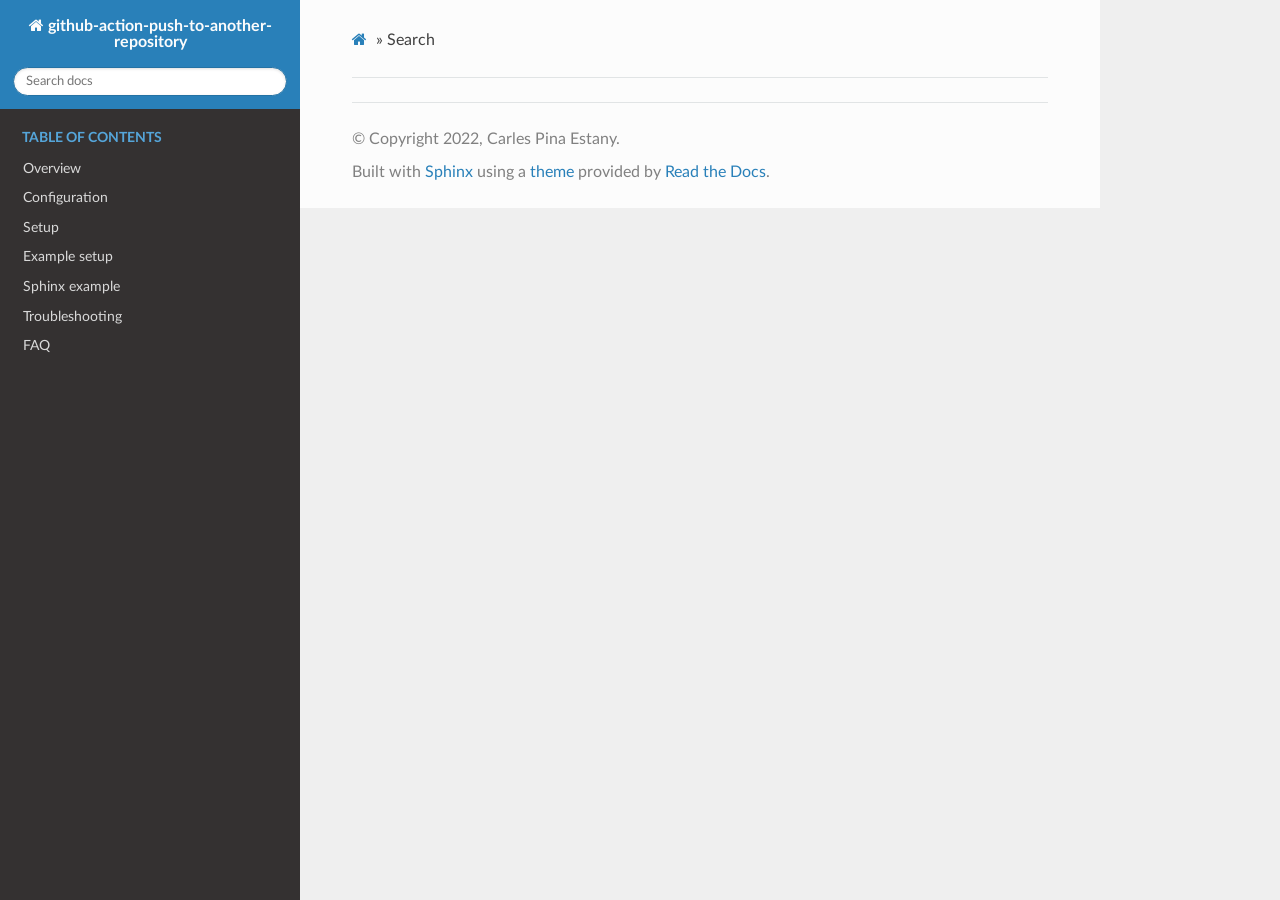
<file: docs/search.html>
<!DOCTYPE html>
<html class="writer-html5" lang="en" >
<head>
  <meta charset="utf-8" />
  <meta name="viewport" content="width=device-width, initial-scale=1.0" />
  <title>Search &mdash; github-action-push-to-another-repository  documentation</title>
      <link rel="stylesheet" href="_static/pygments.css" type="text/css" />
      <link rel="stylesheet" href="_static/css/theme.css" type="text/css" />
      <link rel="stylesheet" href="_static/css/custom.css" type="text/css" />
    
  <!--[if lt IE 9]>
    <script src="_static/js/html5shiv.min.js"></script>
  <![endif]-->
  
        <script data-url_root="./" id="documentation_options" src="_static/documentation_options.js"></script>
        <script src="_static/jquery.js"></script>
        <script src="_static/underscore.js"></script>
        <script src="_static/_sphinx_javascript_frameworks_compat.js"></script>
        <script src="_static/doctools.js"></script>
        <script src="_static/js/goatcounter.js"></script>
    <script src="_static/js/theme.js"></script>
    <script src="_static/searchtools.js"></script>
    <script src="_static/language_data.js"></script>
    <link rel="index" title="Index" href="genindex.html" />
    <link rel="search" title="Search" href="#" /> 
</head>

<body class="wy-body-for-nav"> 
  <div class="wy-grid-for-nav">
    <nav data-toggle="wy-nav-shift" class="wy-nav-side">
      <div class="wy-side-scroll">
        <div class="wy-side-nav-search" >
            <a href="index.html" class="icon icon-home"> github-action-push-to-another-repository
          </a>
<div role="search">
  <form id="rtd-search-form" class="wy-form" action="#" method="get">
    <input type="text" name="q" placeholder="Search docs" />
    <input type="hidden" name="check_keywords" value="yes" />
    <input type="hidden" name="area" value="default" />
  </form>
</div>
        </div><div class="wy-menu wy-menu-vertical" data-spy="affix" role="navigation" aria-label="Navigation menu">
              <p class="caption" role="heading"><span class="caption-text">Table of contents</span></p>
<ul>
<li class="toctree-l1"><a class="reference internal" href="overview.html">Overview</a></li>
<li class="toctree-l1"><a class="reference internal" href="configuration.html">Configuration</a></li>
<li class="toctree-l1"><a class="reference internal" href="setup.html">Setup</a></li>
<li class="toctree-l1"><a class="reference internal" href="generic-example.html">Example setup</a></li>
<li class="toctree-l1"><a class="reference internal" href="sphinx-example.html">Sphinx example</a></li>
<li class="toctree-l1"><a class="reference internal" href="troubleshooting.html">Troubleshooting</a></li>
<li class="toctree-l1"><a class="reference internal" href="faq.html">FAQ</a></li>
</ul>

        </div>
      </div>
    </nav>

    <section data-toggle="wy-nav-shift" class="wy-nav-content-wrap"><nav class="wy-nav-top" aria-label="Mobile navigation menu" >
          <i data-toggle="wy-nav-top" class="fa fa-bars"></i>
          <a href="index.html">github-action-push-to-another-repository</a>
      </nav>

      <div class="wy-nav-content">
        <div class="rst-content">
          <div role="navigation" aria-label="Page navigation">
  <ul class="wy-breadcrumbs">
      <li><a href="index.html" class="icon icon-home"></a> &raquo;</li>
      <li>Search</li>
      <li class="wy-breadcrumbs-aside">
      </li>
  </ul>
  <hr/>
</div>
          <div role="main" class="document" itemscope="itemscope" itemtype="http://schema.org/Article">
           <div itemprop="articleBody">
             
  <noscript>
  <div id="fallback" class="admonition warning">
    <p class="last">
      Please activate JavaScript to enable the search functionality.
    </p>
  </div>
  </noscript>

  
  <div id="search-results">
  
  </div>

           </div>
          </div>
          <footer>

  <hr/>

  <div role="contentinfo">
    <p>&#169; Copyright 2022, Carles Pina Estany.</p>
  </div>

  Built with <a href="https://www.sphinx-doc.org/">Sphinx</a> using a
    <a href="https://github.com/readthedocs/sphinx_rtd_theme">theme</a>
    provided by <a href="https://readthedocs.org">Read the Docs</a>.
   

</footer>
        </div>
      </div>
    </section>
  </div>
  <script>
      jQuery(function () {
          SphinxRtdTheme.Navigation.enable(true);
      });
  </script>
  <script>
    jQuery(function() { Search.loadIndex("searchindex.js"); });
  </script>
  
  <script id="searchindexloader"></script>
   


</body>
</html>
</file>
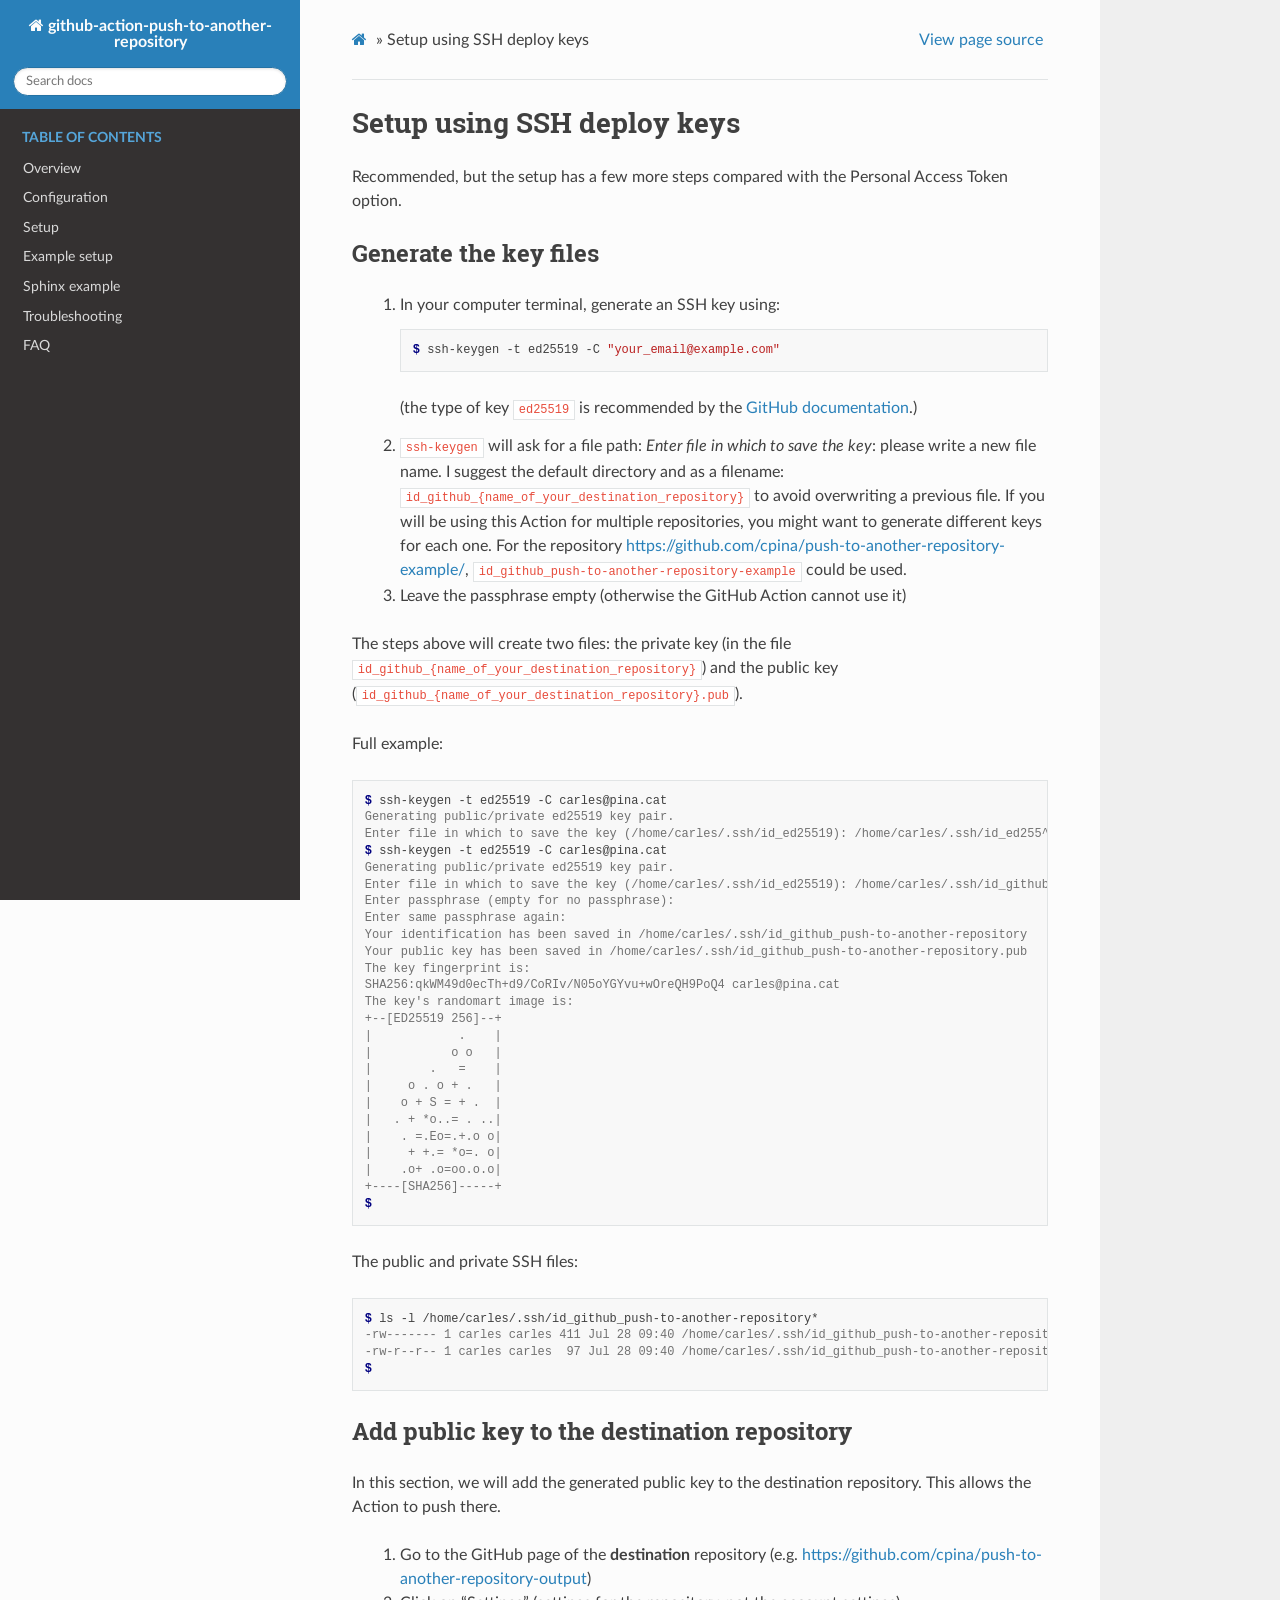
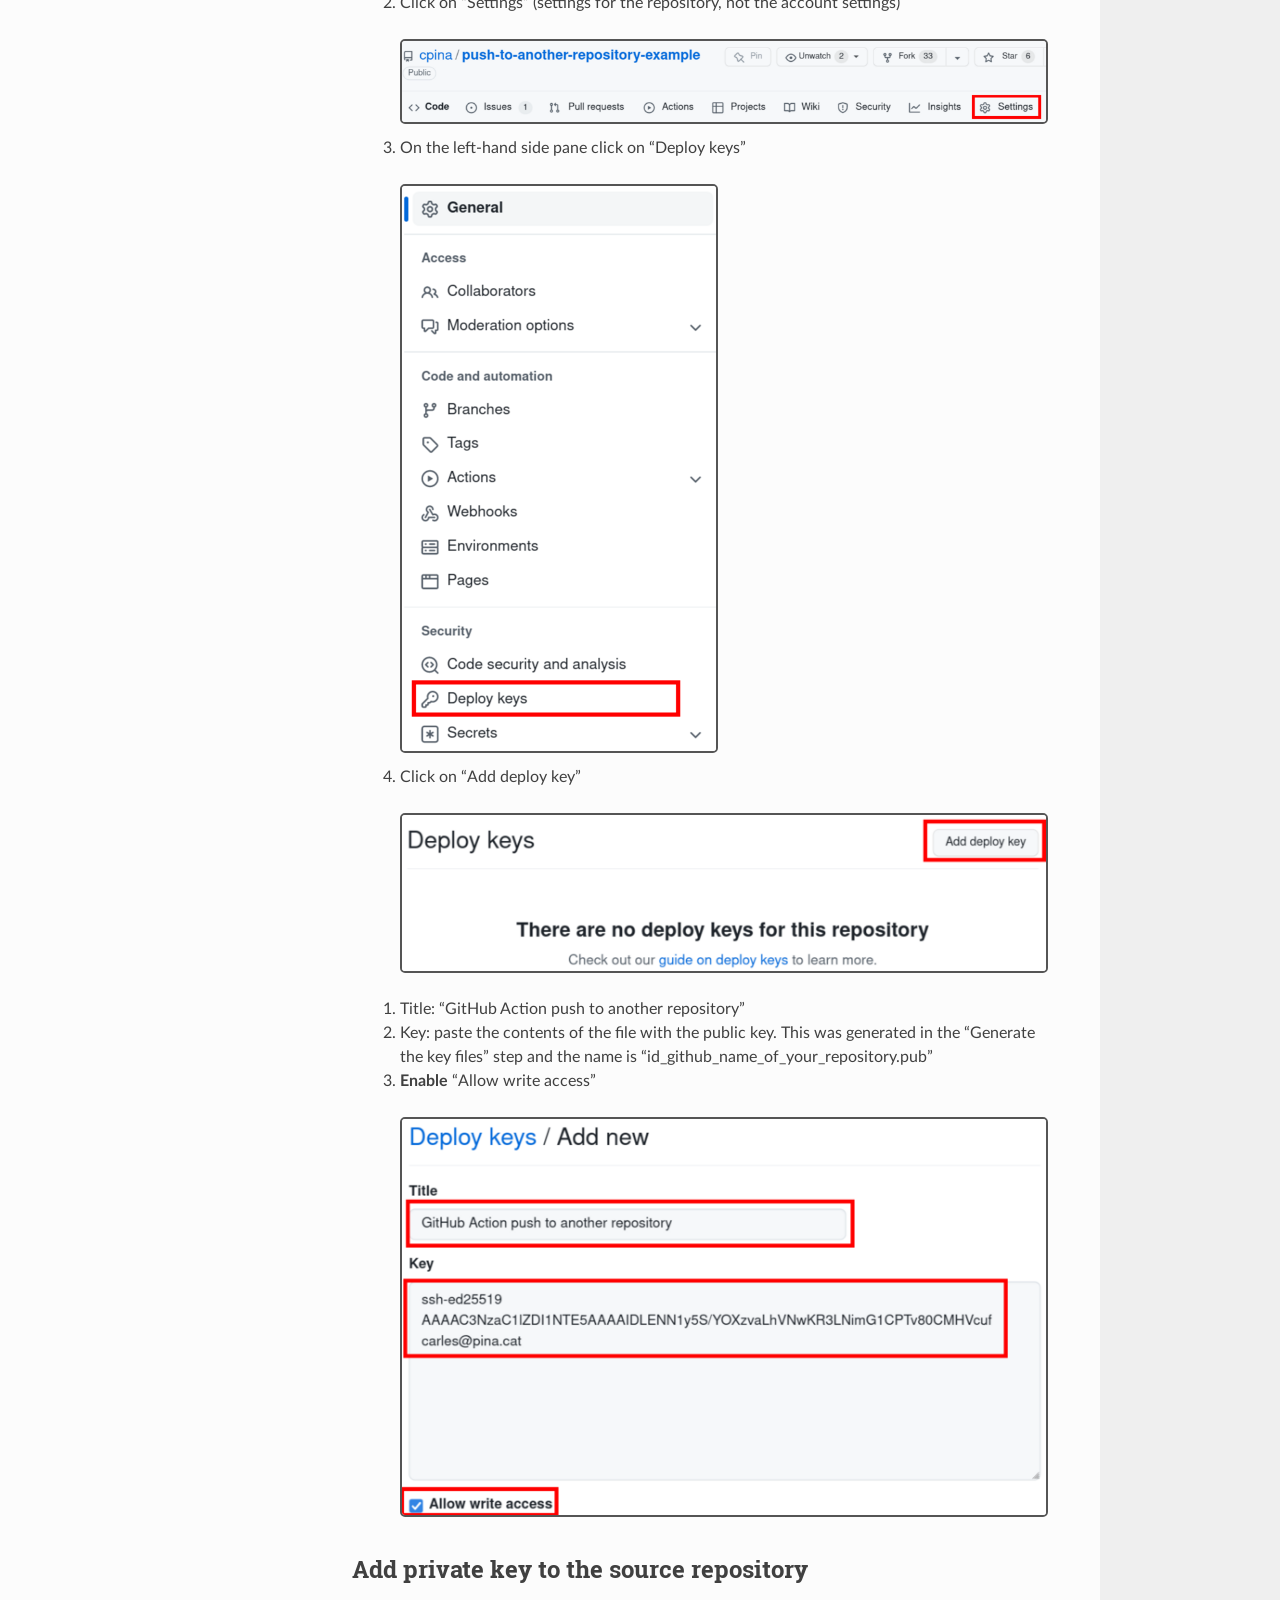
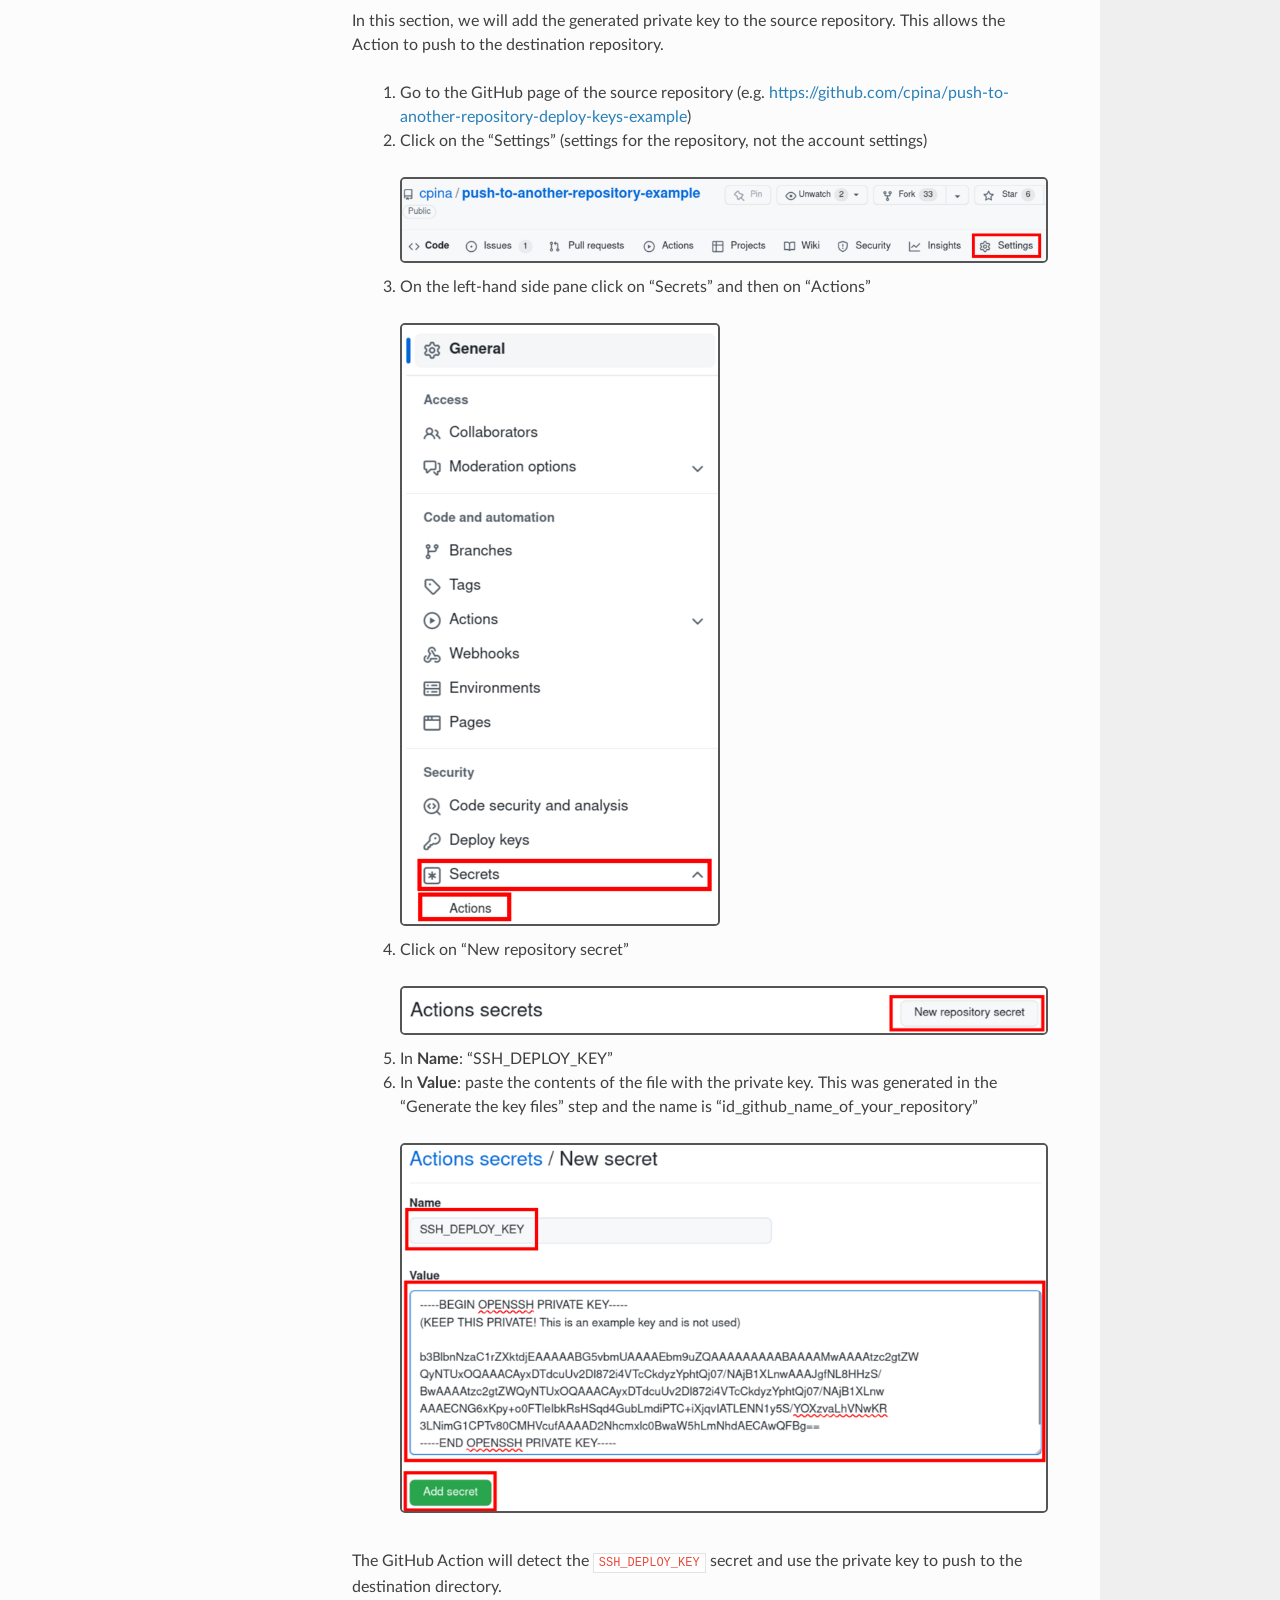
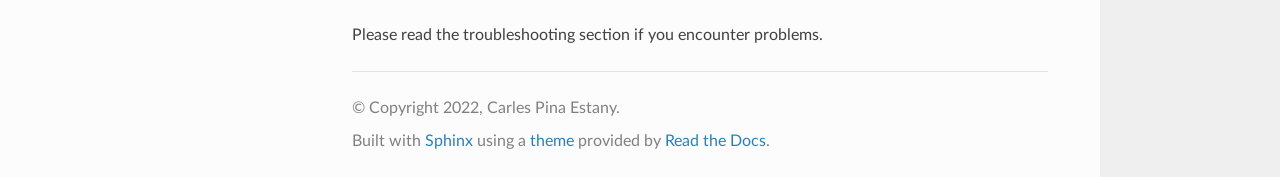
<file: docs/setup-using-ssh-deploy-keys.html>
<!DOCTYPE html>
<html class="writer-html5" lang="en" >
<head>
  <meta charset="utf-8" /><meta name="generator" content="Docutils 0.17.1: http://docutils.sourceforge.net/" />

  <meta name="viewport" content="width=device-width, initial-scale=1.0" />
  <title>Setup using SSH deploy keys &mdash; github-action-push-to-another-repository  documentation</title>
      <link rel="stylesheet" href="_static/pygments.css" type="text/css" />
      <link rel="stylesheet" href="_static/css/theme.css" type="text/css" />
      <link rel="stylesheet" href="_static/css/custom.css" type="text/css" />
  <!--[if lt IE 9]>
    <script src="_static/js/html5shiv.min.js"></script>
  <![endif]-->
  
        <script data-url_root="./" id="documentation_options" src="_static/documentation_options.js"></script>
        <script src="_static/jquery.js"></script>
        <script src="_static/underscore.js"></script>
        <script src="_static/_sphinx_javascript_frameworks_compat.js"></script>
        <script src="_static/doctools.js"></script>
        <script src="_static/js/goatcounter.js"></script>
    <script src="_static/js/theme.js"></script>
    <link rel="index" title="Index" href="genindex.html" />
    <link rel="search" title="Search" href="search.html" /> 
</head>

<body class="wy-body-for-nav"> 
  <div class="wy-grid-for-nav">
    <nav data-toggle="wy-nav-shift" class="wy-nav-side">
      <div class="wy-side-scroll">
        <div class="wy-side-nav-search" >
            <a href="index.html" class="icon icon-home"> github-action-push-to-another-repository
          </a>
<div role="search">
  <form id="rtd-search-form" class="wy-form" action="search.html" method="get">
    <input type="text" name="q" placeholder="Search docs" />
    <input type="hidden" name="check_keywords" value="yes" />
    <input type="hidden" name="area" value="default" />
  </form>
</div>
        </div><div class="wy-menu wy-menu-vertical" data-spy="affix" role="navigation" aria-label="Navigation menu">
              <p class="caption" role="heading"><span class="caption-text">Table of contents</span></p>
<ul>
<li class="toctree-l1"><a class="reference internal" href="overview.html">Overview</a></li>
<li class="toctree-l1"><a class="reference internal" href="configuration.html">Configuration</a></li>
<li class="toctree-l1"><a class="reference internal" href="setup.html">Setup</a></li>
<li class="toctree-l1"><a class="reference internal" href="generic-example.html">Example setup</a></li>
<li class="toctree-l1"><a class="reference internal" href="sphinx-example.html">Sphinx example</a></li>
<li class="toctree-l1"><a class="reference internal" href="troubleshooting.html">Troubleshooting</a></li>
<li class="toctree-l1"><a class="reference internal" href="faq.html">FAQ</a></li>
</ul>

        </div>
      </div>
    </nav>

    <section data-toggle="wy-nav-shift" class="wy-nav-content-wrap"><nav class="wy-nav-top" aria-label="Mobile navigation menu" >
          <i data-toggle="wy-nav-top" class="fa fa-bars"></i>
          <a href="index.html">github-action-push-to-another-repository</a>
      </nav>

      <div class="wy-nav-content">
        <div class="rst-content">
          <div role="navigation" aria-label="Page navigation">
  <ul class="wy-breadcrumbs">
      <li><a href="index.html" class="icon icon-home"></a> &raquo;</li>
      <li>Setup using SSH deploy keys</li>
      <li class="wy-breadcrumbs-aside">
            <a href="_sources/setup-using-ssh-deploy-keys.rst.txt" rel="nofollow"> View page source</a>
      </li>
  </ul>
  <hr/>
</div>
          <div role="main" class="document" itemscope="itemscope" itemtype="http://schema.org/Article">
           <div itemprop="articleBody">
             
  <section id="setup-using-ssh-deploy-keys">
<span id="setup-ssh-deploy-keys"></span><h1>Setup using SSH deploy keys<a class="headerlink" href="#setup-using-ssh-deploy-keys" title="Permalink to this heading"></a></h1>
<p>Recommended, but the setup has a few more steps compared with the Personal Access Token option.</p>
<section id="generate-the-key-files">
<h2>Generate the key files<a class="headerlink" href="#generate-the-key-files" title="Permalink to this heading"></a></h2>
<blockquote>
<div><ol class="arabic">
<li><p>In your computer terminal, generate an SSH key using:</p>
<div class="highlight-console notranslate"><div class="highlight"><pre><span></span><span class="gp">$ </span>ssh-keygen -t ed25519 -C <span class="s2">&quot;your_email@example.com&quot;</span>
</pre></div>
</div>
<p>(the type of key <code class="docutils literal notranslate"><span class="pre">ed25519</span></code> is recommended by the <a class="reference external" href="https://docs.github.com/en/authentication/connecting-to-github-with-ssh/generating-a-new-ssh-key-and-adding-it-to-the-ssh-agent#generating-a-new-ssh-key">GitHub documentation</a>.)</p>
</li>
<li><p><code class="docutils literal notranslate"><span class="pre">ssh-keygen</span></code> will ask for a file path: <cite>Enter file in which to save the key</cite>: please write a new file name. I suggest the default directory and as a filename: <code class="docutils literal notranslate"><span class="pre">id_github_{name_of_your_destination_repository}</span></code> to avoid overwriting a previous file. If you will be using this Action for multiple repositories, you might want to generate different keys for each one. For the repository <a class="reference external" href="https://github.com/cpina/push-to-another-repository-example/">https://github.com/cpina/push-to-another-repository-example/</a>, <code class="docutils literal notranslate"><span class="pre">id_github_push-to-another-repository-example</span></code> could be used.</p></li>
<li><p>Leave the passphrase empty (otherwise the GitHub Action cannot use it)</p></li>
</ol>
</div></blockquote>
<p>The steps above will create two files: the private key (in the file <code class="docutils literal notranslate"><span class="pre">id_github_{name_of_your_destination_repository}</span></code>) and the public key (<code class="docutils literal notranslate"><span class="pre">id_github_{name_of_your_destination_repository}.pub</span></code>).</p>
<p>Full example:</p>
<div class="highlight-console notranslate"><div class="highlight"><pre><span></span><span class="gp">$ </span>ssh-keygen -t ed25519 -C carles@pina.cat
<span class="go">Generating public/private ed25519 key pair.</span>
<span class="go">Enter file in which to save the key (/home/carles/.ssh/id_ed25519): /home/carles/.ssh/id_ed255^C</span>
<span class="gp">$ </span>ssh-keygen -t ed25519 -C carles@pina.cat
<span class="go">Generating public/private ed25519 key pair.</span>
<span class="go">Enter file in which to save the key (/home/carles/.ssh/id_ed25519): /home/carles/.ssh/id_github_push-to-another-repository</span>
<span class="go">Enter passphrase (empty for no passphrase):</span>
<span class="go">Enter same passphrase again:</span>
<span class="go">Your identification has been saved in /home/carles/.ssh/id_github_push-to-another-repository</span>
<span class="go">Your public key has been saved in /home/carles/.ssh/id_github_push-to-another-repository.pub</span>
<span class="go">The key fingerprint is:</span>
<span class="go">SHA256:qkWM49d0ecTh+d9/CoRIv/N05oYGYvu+wOreQH9PoQ4 carles@pina.cat</span>
<span class="go">The key&#39;s randomart image is:</span>
<span class="go">+--[ED25519 256]--+</span>
<span class="go">|            .    |</span>
<span class="go">|           o o   |</span>
<span class="go">|        .   =    |</span>
<span class="go">|     o . o + .   |</span>
<span class="go">|    o + S = + .  |</span>
<span class="go">|   . + *o..= . ..|</span>
<span class="go">|    . =.Eo=.+.o o|</span>
<span class="go">|     + +.= *o=. o|</span>
<span class="go">|    .o+ .o=oo.o.o|</span>
<span class="go">+----[SHA256]-----+</span>
<span class="gp">$</span>
</pre></div>
</div>
<p>The public and private SSH files:</p>
<div class="highlight-console notranslate"><div class="highlight"><pre><span></span><span class="gp">$ </span>ls -l /home/carles/.ssh/id_github_push-to-another-repository*
<span class="go">-rw------- 1 carles carles 411 Jul 28 09:40 /home/carles/.ssh/id_github_push-to-another-repository</span>
<span class="go">-rw-r--r-- 1 carles carles  97 Jul 28 09:40 /home/carles/.ssh/id_github_push-to-another-repository.pub</span>
<span class="gp">$</span>
</pre></div>
</div>
</section>
<section id="add-public-key-to-the-destination-repository">
<h2>Add public key to the destination repository<a class="headerlink" href="#add-public-key-to-the-destination-repository" title="Permalink to this heading"></a></h2>
<p>In this section, we will add the generated public key to the destination repository. This allows the Action to push there.</p>
<blockquote>
<div><ol class="arabic">
<li><p>Go to the GitHub page of the <strong>destination</strong> repository (e.g. <a class="reference external" href="https://github.com/cpina/push-to-another-repository-output">https://github.com/cpina/push-to-another-repository-output</a>)</p></li>
<li><p>Click on “Settings” (settings for the repository, not the account settings)</p>
<img alt="_images/ssh-key-10.png" class="with-border" src="_images/ssh-key-10.png" />
</li>
<li><p>On the left-hand side pane click on “Deploy keys”</p>
<img alt="_images/ssh-key-20.png" class="with-border" src="_images/ssh-key-20.png" />
</li>
<li><p>Click on “Add deploy key”</p></li>
</ol>
<blockquote>
<div><img alt="_images/ssh-key-30.png" class="with-border" src="_images/ssh-key-30.png" />
</div></blockquote>
<ol class="arabic">
<li><p>Title: “GitHub Action push to another repository”</p></li>
<li><p>Key: paste the contents of the file with the public key. This was generated in the “Generate the key files” step and the name is “id_github_name_of_your_repository.pub”</p></li>
<li><p><strong>Enable</strong> “Allow write access”</p>
<img alt="_images/ssh-key-40.png" class="with-border" src="_images/ssh-key-40.png" />
</li>
</ol>
</div></blockquote>
</section>
<section id="add-private-key-to-the-source-repository">
<h2>Add private key to the source repository<a class="headerlink" href="#add-private-key-to-the-source-repository" title="Permalink to this heading"></a></h2>
<p>In this section, we will add the generated private key to the source repository. This allows the Action to push to the destination repository.</p>
<blockquote>
<div><ol class="arabic">
<li><p>Go to the GitHub page of the source repository (e.g. <a class="reference external" href="https://github.com/cpina/push-to-another-repository-deploy-keys-example">https://github.com/cpina/push-to-another-repository-deploy-keys-example</a>)</p></li>
<li><p>Click on the “Settings” (settings for the repository, not the account settings)</p>
<img alt="_images/ssh-key-10.png" class="with-border" src="_images/ssh-key-10.png" />
</li>
<li><p>On the left-hand side pane click on “Secrets” and then on “Actions”</p>
<img alt="_images/ssh-key-50.png" class="with-border" src="_images/ssh-key-50.png" />
</li>
<li><p>Click on “New repository secret”</p>
<img alt="_images/ssh-key-60.png" class="with-border" src="_images/ssh-key-60.png" />
</li>
<li><p>In <strong>Name</strong>: “SSH_DEPLOY_KEY”</p></li>
<li><p>In <strong>Value</strong>: paste the contents of the file with the private key. This was generated in the “Generate the key files” step and the name is “id_github_name_of_your_repository”</p>
<img alt="_images/ssh-key-70.png" class="with-border" src="_images/ssh-key-70.png" />
</li>
</ol>
</div></blockquote>
<p>The GitHub Action will detect the <code class="docutils literal notranslate"><span class="pre">SSH_DEPLOY_KEY</span></code> secret and use the private key to push to the destination directory.</p>
<p>Please read the troubleshooting section if you encounter problems.</p>
</section>
</section>


           </div>
          </div>
          <footer>

  <hr/>

  <div role="contentinfo">
    <p>&#169; Copyright 2022, Carles Pina Estany.</p>
  </div>

  Built with <a href="https://www.sphinx-doc.org/">Sphinx</a> using a
    <a href="https://github.com/readthedocs/sphinx_rtd_theme">theme</a>
    provided by <a href="https://readthedocs.org">Read the Docs</a>.
   

</footer>
        </div>
      </div>
    </section>
  </div>
  <script>
      jQuery(function () {
          SphinxRtdTheme.Navigation.enable(true);
      });
  </script> 

</body>
</html>
</file>
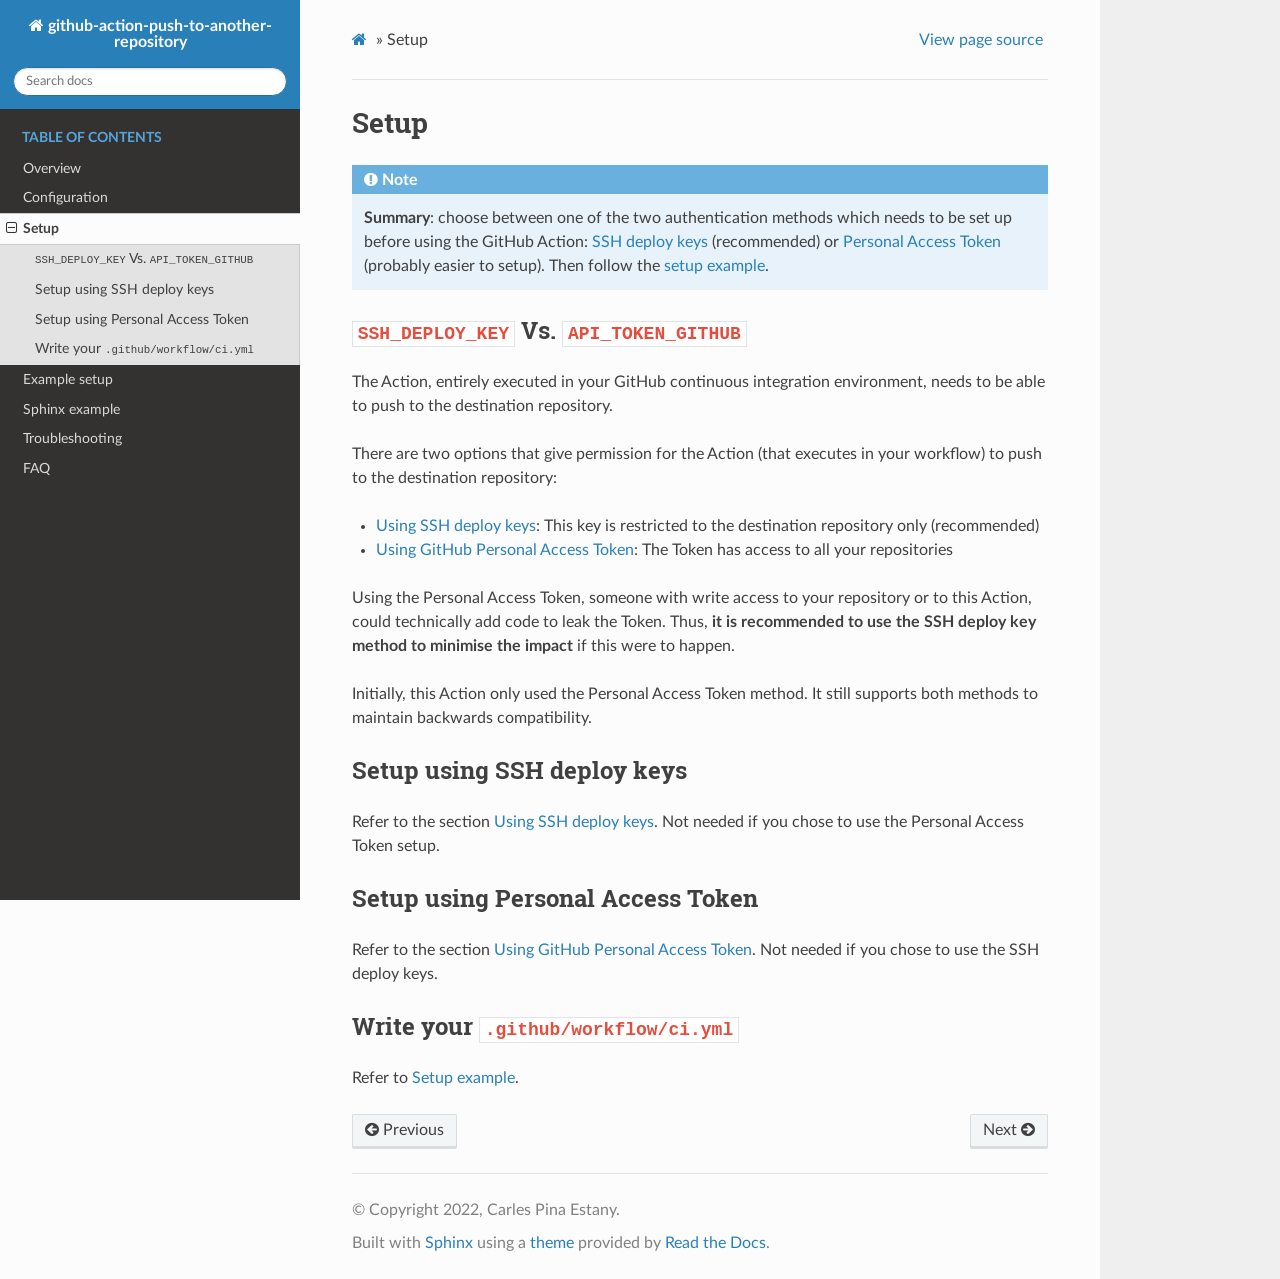
<file: docs/setup.html>
<!DOCTYPE html>
<html class="writer-html5" lang="en" >
<head>
  <meta charset="utf-8" /><meta name="generator" content="Docutils 0.17.1: http://docutils.sourceforge.net/" />

  <meta name="viewport" content="width=device-width, initial-scale=1.0" />
  <title>Setup &mdash; github-action-push-to-another-repository  documentation</title>
      <link rel="stylesheet" href="_static/pygments.css" type="text/css" />
      <link rel="stylesheet" href="_static/css/theme.css" type="text/css" />
      <link rel="stylesheet" href="_static/css/custom.css" type="text/css" />
  <!--[if lt IE 9]>
    <script src="_static/js/html5shiv.min.js"></script>
  <![endif]-->
  
        <script data-url_root="./" id="documentation_options" src="_static/documentation_options.js"></script>
        <script src="_static/jquery.js"></script>
        <script src="_static/underscore.js"></script>
        <script src="_static/_sphinx_javascript_frameworks_compat.js"></script>
        <script src="_static/doctools.js"></script>
        <script src="_static/js/goatcounter.js"></script>
    <script src="_static/js/theme.js"></script>
    <link rel="index" title="Index" href="genindex.html" />
    <link rel="search" title="Search" href="search.html" />
    <link rel="next" title="Example setup" href="generic-example.html" />
    <link rel="prev" title="Configuration" href="configuration.html" /> 
</head>

<body class="wy-body-for-nav"> 
  <div class="wy-grid-for-nav">
    <nav data-toggle="wy-nav-shift" class="wy-nav-side">
      <div class="wy-side-scroll">
        <div class="wy-side-nav-search" >
            <a href="index.html" class="icon icon-home"> github-action-push-to-another-repository
          </a>
<div role="search">
  <form id="rtd-search-form" class="wy-form" action="search.html" method="get">
    <input type="text" name="q" placeholder="Search docs" />
    <input type="hidden" name="check_keywords" value="yes" />
    <input type="hidden" name="area" value="default" />
  </form>
</div>
        </div><div class="wy-menu wy-menu-vertical" data-spy="affix" role="navigation" aria-label="Navigation menu">
              <p class="caption" role="heading"><span class="caption-text">Table of contents</span></p>
<ul class="current">
<li class="toctree-l1"><a class="reference internal" href="overview.html">Overview</a></li>
<li class="toctree-l1"><a class="reference internal" href="configuration.html">Configuration</a></li>
<li class="toctree-l1 current"><a class="current reference internal" href="#">Setup</a><ul>
<li class="toctree-l2"><a class="reference internal" href="#ssh-deploy-key-vs-api-token-github"><code class="docutils literal notranslate"><span class="pre">SSH_DEPLOY_KEY</span></code> Vs. <code class="docutils literal notranslate"><span class="pre">API_TOKEN_GITHUB</span></code></a></li>
<li class="toctree-l2"><a class="reference internal" href="#setup-using-ssh-deploy-keys">Setup using SSH deploy keys</a></li>
<li class="toctree-l2"><a class="reference internal" href="#setup-using-personal-access-token">Setup using Personal Access Token</a></li>
<li class="toctree-l2"><a class="reference internal" href="#write-your-github-workflow-ci-yml">Write your <code class="docutils literal notranslate"><span class="pre">.github/workflow/ci.yml</span></code></a></li>
</ul>
</li>
<li class="toctree-l1"><a class="reference internal" href="generic-example.html">Example setup</a></li>
<li class="toctree-l1"><a class="reference internal" href="sphinx-example.html">Sphinx example</a></li>
<li class="toctree-l1"><a class="reference internal" href="troubleshooting.html">Troubleshooting</a></li>
<li class="toctree-l1"><a class="reference internal" href="faq.html">FAQ</a></li>
</ul>

        </div>
      </div>
    </nav>

    <section data-toggle="wy-nav-shift" class="wy-nav-content-wrap"><nav class="wy-nav-top" aria-label="Mobile navigation menu" >
          <i data-toggle="wy-nav-top" class="fa fa-bars"></i>
          <a href="index.html">github-action-push-to-another-repository</a>
      </nav>

      <div class="wy-nav-content">
        <div class="rst-content">
          <div role="navigation" aria-label="Page navigation">
  <ul class="wy-breadcrumbs">
      <li><a href="index.html" class="icon icon-home"></a> &raquo;</li>
      <li>Setup</li>
      <li class="wy-breadcrumbs-aside">
            <a href="_sources/setup.rst.txt" rel="nofollow"> View page source</a>
      </li>
  </ul>
  <hr/>
</div>
          <div role="main" class="document" itemscope="itemscope" itemtype="http://schema.org/Article">
           <div itemprop="articleBody">
             
  <section id="setup">
<span id="id1"></span><h1>Setup<a class="headerlink" href="#setup" title="Permalink to this heading"></a></h1>
<div class="admonition note">
<p class="admonition-title">Note</p>
<p><strong>Summary</strong>: choose between one of the two authentication methods which needs to be set up before using the GitHub Action: <a class="reference internal" href="setup-using-ssh-deploy-keys.html#setup-ssh-deploy-keys"><span class="std std-ref">SSH deploy keys</span></a> (recommended) or <a class="reference internal" href="setup-using-personal-access-token.html#setup-personal-access-token"><span class="std std-ref">Personal Access Token</span></a> (probably easier to setup). Then follow the <a class="reference internal" href="generic-example.html#generic-example"><span class="std std-ref">setup example</span></a>.</p>
</div>
<section id="ssh-deploy-key-vs-api-token-github">
<h2><code class="docutils literal notranslate"><span class="pre">SSH_DEPLOY_KEY</span></code> Vs. <code class="docutils literal notranslate"><span class="pre">API_TOKEN_GITHUB</span></code><a class="headerlink" href="#ssh-deploy-key-vs-api-token-github" title="Permalink to this heading"></a></h2>
<p>The Action, entirely executed in your GitHub continuous integration environment, needs to be able to push to the destination repository.</p>
<p>There are two options that give permission for the Action (that executes in your workflow) to push to the destination repository:</p>
<ul class="simple">
<li><p><a class="reference internal" href="setup-using-ssh-deploy-keys.html#setup-ssh-deploy-keys"><span class="std std-ref">Using SSH deploy keys</span></a>: This key is restricted to the destination repository only (recommended)</p></li>
<li><p><a class="reference internal" href="setup-using-personal-access-token.html#setup-personal-access-token"><span class="std std-ref">Using GitHub Personal Access Token</span></a>: The Token has access to all your repositories</p></li>
</ul>
<p>Using the Personal Access Token, someone with write access to your repository or to this Action, could technically add code to leak the Token. Thus, <strong>it is recommended to use the SSH deploy key method to minimise the impact</strong> if this were to happen.</p>
<p>Initially, this Action only used the Personal Access Token method. It still supports both methods to maintain backwards compatibility.</p>
</section>
<section id="setup-using-ssh-deploy-keys">
<h2>Setup using SSH deploy keys<a class="headerlink" href="#setup-using-ssh-deploy-keys" title="Permalink to this heading"></a></h2>
<p>Refer to the section <a class="reference internal" href="setup-using-ssh-deploy-keys.html#setup-ssh-deploy-keys"><span class="std std-ref">Using SSH deploy keys</span></a>. Not needed if you chose to use the Personal Access Token setup.</p>
</section>
<section id="setup-using-personal-access-token">
<h2>Setup using Personal Access Token<a class="headerlink" href="#setup-using-personal-access-token" title="Permalink to this heading"></a></h2>
<p>Refer to the section <a class="reference internal" href="setup-using-personal-access-token.html#setup-personal-access-token"><span class="std std-ref">Using GitHub Personal Access Token</span></a>. Not needed if you chose to use the SSH deploy keys.</p>
</section>
<section id="write-your-github-workflow-ci-yml">
<h2>Write your <code class="docutils literal notranslate"><span class="pre">.github/workflow/ci.yml</span></code><a class="headerlink" href="#write-your-github-workflow-ci-yml" title="Permalink to this heading"></a></h2>
<p>Refer to <a class="reference internal" href="generic-example.html#generic-example"><span class="std std-ref">Setup example</span></a>.</p>
</section>
</section>


           </div>
          </div>
          <footer><div class="rst-footer-buttons" role="navigation" aria-label="Footer">
        <a href="configuration.html" class="btn btn-neutral float-left" title="Configuration" accesskey="p" rel="prev"><span class="fa fa-arrow-circle-left" aria-hidden="true"></span> Previous</a>
        <a href="generic-example.html" class="btn btn-neutral float-right" title="Example setup" accesskey="n" rel="next">Next <span class="fa fa-arrow-circle-right" aria-hidden="true"></span></a>
    </div>

  <hr/>

  <div role="contentinfo">
    <p>&#169; Copyright 2022, Carles Pina Estany.</p>
  </div>

  Built with <a href="https://www.sphinx-doc.org/">Sphinx</a> using a
    <a href="https://github.com/readthedocs/sphinx_rtd_theme">theme</a>
    provided by <a href="https://readthedocs.org">Read the Docs</a>.
   

</footer>
        </div>
      </div>
    </section>
  </div>
  <script>
      jQuery(function () {
          SphinxRtdTheme.Navigation.enable(true);
      });
  </script> 

</body>
</html>
</file>
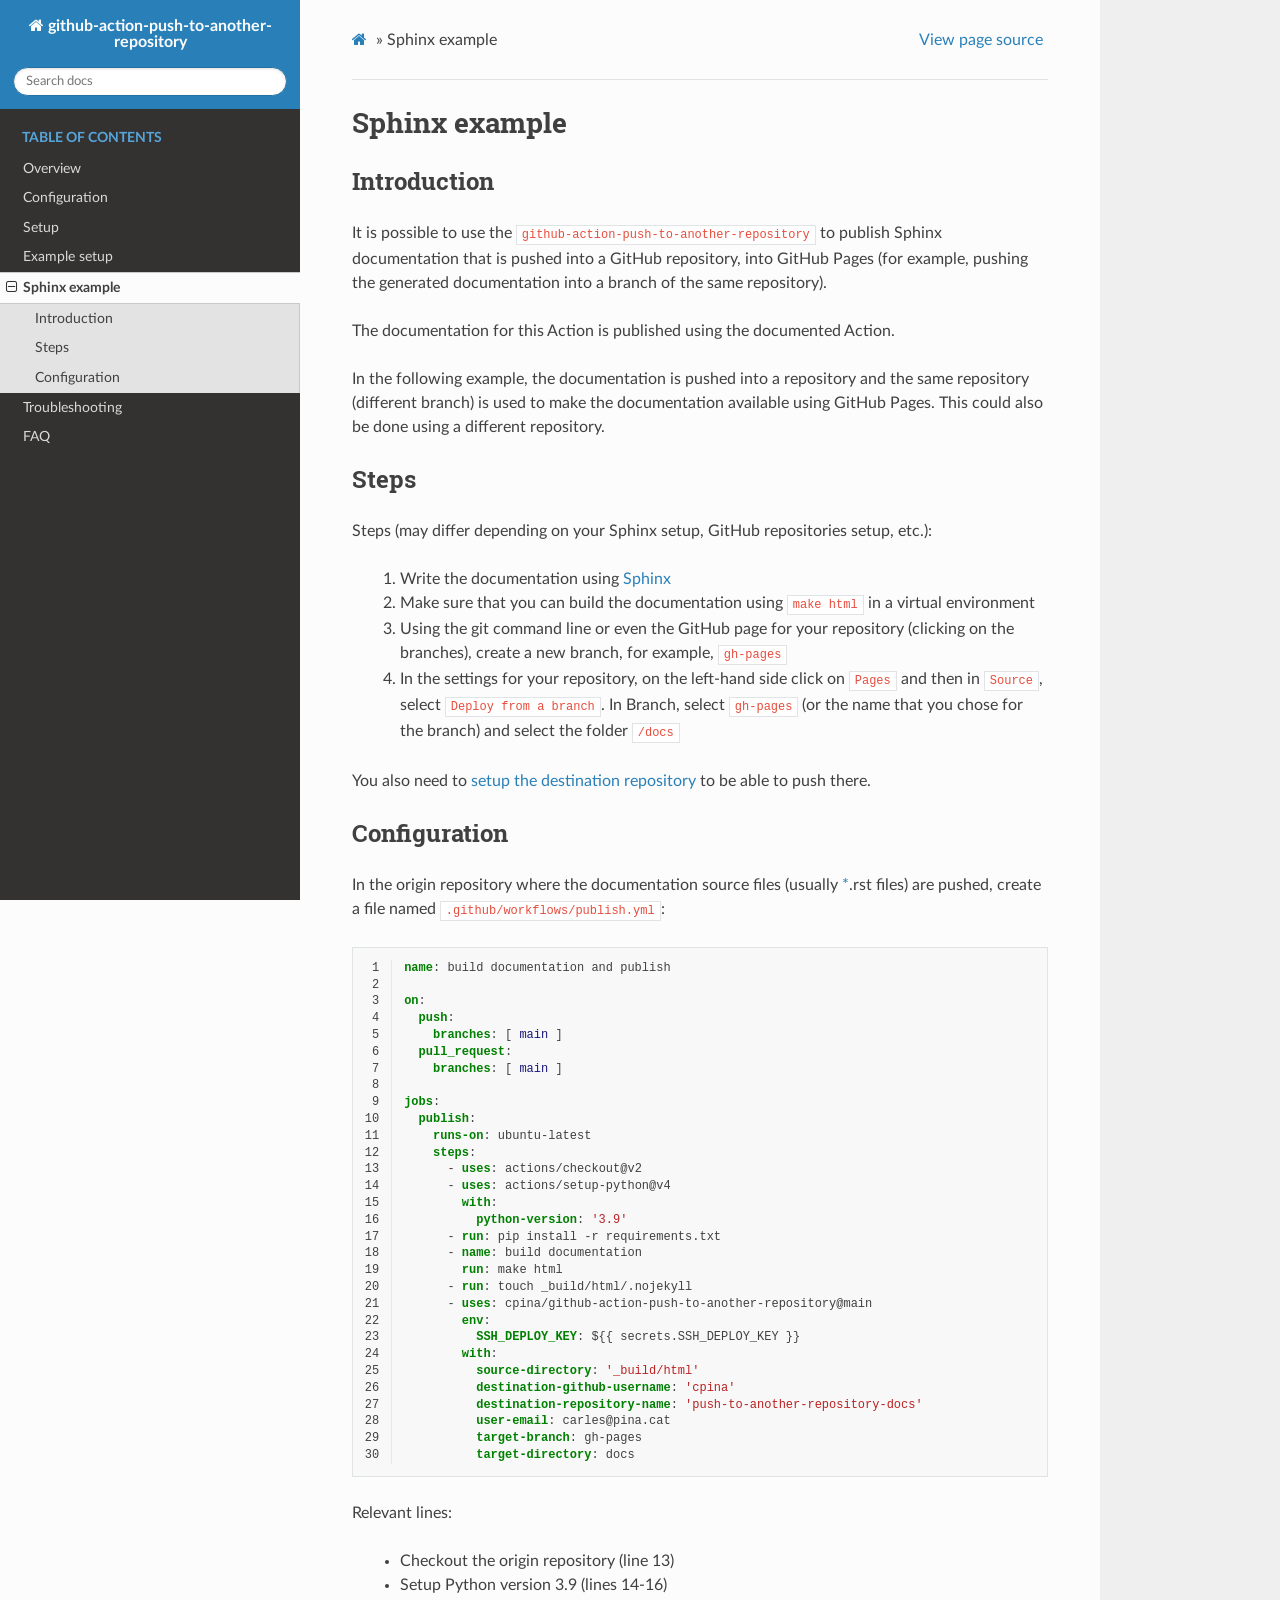
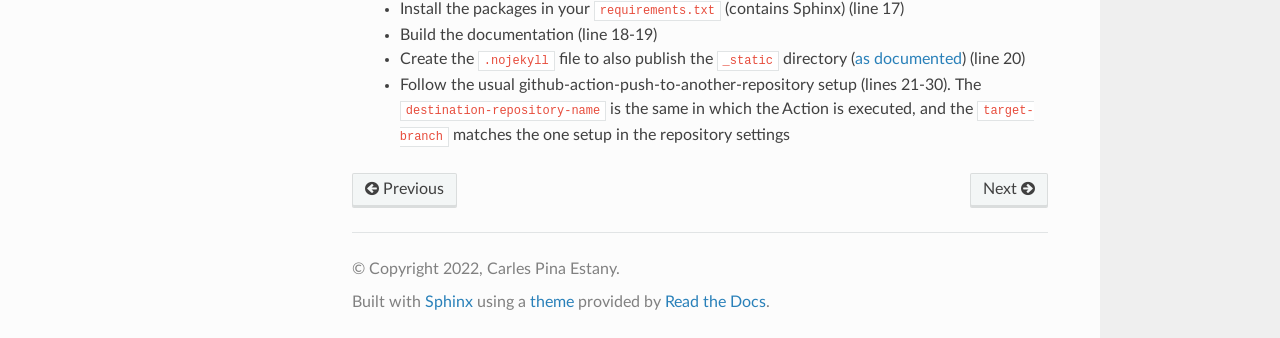
<file: docs/sphinx-example.html>
<!DOCTYPE html>
<html class="writer-html5" lang="en" >
<head>
  <meta charset="utf-8" /><meta name="generator" content="Docutils 0.17.1: http://docutils.sourceforge.net/" />

  <meta name="viewport" content="width=device-width, initial-scale=1.0" />
  <title>Sphinx example &mdash; github-action-push-to-another-repository  documentation</title>
      <link rel="stylesheet" href="_static/pygments.css" type="text/css" />
      <link rel="stylesheet" href="_static/css/theme.css" type="text/css" />
      <link rel="stylesheet" href="_static/css/custom.css" type="text/css" />
  <!--[if lt IE 9]>
    <script src="_static/js/html5shiv.min.js"></script>
  <![endif]-->
  
        <script data-url_root="./" id="documentation_options" src="_static/documentation_options.js"></script>
        <script src="_static/jquery.js"></script>
        <script src="_static/underscore.js"></script>
        <script src="_static/_sphinx_javascript_frameworks_compat.js"></script>
        <script src="_static/doctools.js"></script>
        <script src="_static/js/goatcounter.js"></script>
    <script src="_static/js/theme.js"></script>
    <link rel="index" title="Index" href="genindex.html" />
    <link rel="search" title="Search" href="search.html" />
    <link rel="next" title="Troubleshooting" href="troubleshooting.html" />
    <link rel="prev" title="Example setup" href="generic-example.html" /> 
</head>

<body class="wy-body-for-nav"> 
  <div class="wy-grid-for-nav">
    <nav data-toggle="wy-nav-shift" class="wy-nav-side">
      <div class="wy-side-scroll">
        <div class="wy-side-nav-search" >
            <a href="index.html" class="icon icon-home"> github-action-push-to-another-repository
          </a>
<div role="search">
  <form id="rtd-search-form" class="wy-form" action="search.html" method="get">
    <input type="text" name="q" placeholder="Search docs" />
    <input type="hidden" name="check_keywords" value="yes" />
    <input type="hidden" name="area" value="default" />
  </form>
</div>
        </div><div class="wy-menu wy-menu-vertical" data-spy="affix" role="navigation" aria-label="Navigation menu">
              <p class="caption" role="heading"><span class="caption-text">Table of contents</span></p>
<ul class="current">
<li class="toctree-l1"><a class="reference internal" href="overview.html">Overview</a></li>
<li class="toctree-l1"><a class="reference internal" href="configuration.html">Configuration</a></li>
<li class="toctree-l1"><a class="reference internal" href="setup.html">Setup</a></li>
<li class="toctree-l1"><a class="reference internal" href="generic-example.html">Example setup</a></li>
<li class="toctree-l1 current"><a class="current reference internal" href="#">Sphinx example</a><ul>
<li class="toctree-l2"><a class="reference internal" href="#introduction">Introduction</a></li>
<li class="toctree-l2"><a class="reference internal" href="#steps">Steps</a></li>
<li class="toctree-l2"><a class="reference internal" href="#configuration">Configuration</a></li>
</ul>
</li>
<li class="toctree-l1"><a class="reference internal" href="troubleshooting.html">Troubleshooting</a></li>
<li class="toctree-l1"><a class="reference internal" href="faq.html">FAQ</a></li>
</ul>

        </div>
      </div>
    </nav>

    <section data-toggle="wy-nav-shift" class="wy-nav-content-wrap"><nav class="wy-nav-top" aria-label="Mobile navigation menu" >
          <i data-toggle="wy-nav-top" class="fa fa-bars"></i>
          <a href="index.html">github-action-push-to-another-repository</a>
      </nav>

      <div class="wy-nav-content">
        <div class="rst-content">
          <div role="navigation" aria-label="Page navigation">
  <ul class="wy-breadcrumbs">
      <li><a href="index.html" class="icon icon-home"></a> &raquo;</li>
      <li>Sphinx example</li>
      <li class="wy-breadcrumbs-aside">
            <a href="_sources/sphinx-example.rst.txt" rel="nofollow"> View page source</a>
      </li>
  </ul>
  <hr/>
</div>
          <div role="main" class="document" itemscope="itemscope" itemtype="http://schema.org/Article">
           <div itemprop="articleBody">
             
  <section id="sphinx-example">
<span id="id1"></span><h1>Sphinx example<a class="headerlink" href="#sphinx-example" title="Permalink to this heading"></a></h1>
<section id="introduction">
<h2>Introduction<a class="headerlink" href="#introduction" title="Permalink to this heading"></a></h2>
<p>It is possible to use the <code class="docutils literal notranslate"><span class="pre">github-action-push-to-another-repository</span></code> to publish Sphinx documentation that is pushed into a GitHub repository, into GitHub Pages (for example, pushing the generated documentation into a branch of the same repository).</p>
<p>The documentation for this Action is published using the documented Action.</p>
<p>In the following example, the documentation is pushed into a repository and the same repository (different branch) is used to make the documentation available using GitHub Pages. This could also be done using a different repository.</p>
</section>
<section id="steps">
<h2>Steps<a class="headerlink" href="#steps" title="Permalink to this heading"></a></h2>
<p>Steps (may differ depending on your Sphinx setup, GitHub repositories setup, etc.):</p>
<blockquote>
<div><ol class="arabic simple">
<li><p>Write the documentation using <a class="reference external" href="https://www.sphinx-doc.org/en/master/">Sphinx</a></p></li>
<li><p>Make sure that you can build the documentation using <code class="docutils literal notranslate"><span class="pre">make</span> <span class="pre">html</span></code> in a virtual environment</p></li>
<li><p>Using the git command line or even the GitHub page for your repository (clicking on the branches), create a new branch, for example, <code class="docutils literal notranslate"><span class="pre">gh-pages</span></code></p></li>
<li><p>In the settings for your repository, on the left-hand side click on <code class="docutils literal notranslate"><span class="pre">Pages</span></code> and then in <code class="docutils literal notranslate"><span class="pre">Source</span></code>, select <code class="docutils literal notranslate"><span class="pre">Deploy</span> <span class="pre">from</span> <span class="pre">a</span> <span class="pre">branch</span></code>. In Branch, select <code class="docutils literal notranslate"><span class="pre">gh-pages</span></code> (or the name that you chose for the branch) and select the folder <code class="docutils literal notranslate"><span class="pre">/docs</span></code></p></li>
</ol>
</div></blockquote>
<p>You also need to <a class="reference internal" href="setup.html#setup"><span class="std std-ref">setup the destination repository</span></a> to be able to push there.</p>
</section>
<section id="configuration">
<h2>Configuration<a class="headerlink" href="#configuration" title="Permalink to this heading"></a></h2>
<p>In the origin repository where the documentation source files (usually <a href="#id2"><span class="problematic" id="id3">*</span></a>.rst files) are pushed, create a file named <code class="docutils literal notranslate"><span class="pre">.github/workflows/publish.yml</span></code>:</p>
<div class="highlight-yaml notranslate"><div class="highlight"><pre><span></span><span class="linenos"> 1</span><span class="nt">name</span><span class="p">:</span><span class="w"> </span><span class="l l-Scalar l-Scalar-Plain">build documentation and publish</span><span class="w"></span>
<span class="linenos"> 2</span>
<span class="linenos"> 3</span><span class="nt">on</span><span class="p">:</span><span class="w"></span>
<span class="linenos"> 4</span><span class="w">  </span><span class="nt">push</span><span class="p">:</span><span class="w"></span>
<span class="linenos"> 5</span><span class="w">    </span><span class="nt">branches</span><span class="p">:</span><span class="w"> </span><span class="p p-Indicator">[</span><span class="w"> </span><span class="nv">main</span><span class="w"> </span><span class="p p-Indicator">]</span><span class="w"></span>
<span class="linenos"> 6</span><span class="w">  </span><span class="nt">pull_request</span><span class="p">:</span><span class="w"></span>
<span class="linenos"> 7</span><span class="w">    </span><span class="nt">branches</span><span class="p">:</span><span class="w"> </span><span class="p p-Indicator">[</span><span class="w"> </span><span class="nv">main</span><span class="w"> </span><span class="p p-Indicator">]</span><span class="w"></span>
<span class="linenos"> 8</span>
<span class="linenos"> 9</span><span class="nt">jobs</span><span class="p">:</span><span class="w"></span>
<span class="linenos">10</span><span class="w">  </span><span class="nt">publish</span><span class="p">:</span><span class="w"></span>
<span class="linenos">11</span><span class="w">    </span><span class="nt">runs-on</span><span class="p">:</span><span class="w"> </span><span class="l l-Scalar l-Scalar-Plain">ubuntu-latest</span><span class="w"></span>
<span class="linenos">12</span><span class="w">    </span><span class="nt">steps</span><span class="p">:</span><span class="w"></span>
<span class="linenos">13</span><span class="w">      </span><span class="p p-Indicator">-</span><span class="w"> </span><span class="nt">uses</span><span class="p">:</span><span class="w"> </span><span class="l l-Scalar l-Scalar-Plain">actions/checkout@v2</span><span class="w"></span>
<span class="linenos">14</span><span class="w">      </span><span class="p p-Indicator">-</span><span class="w"> </span><span class="nt">uses</span><span class="p">:</span><span class="w"> </span><span class="l l-Scalar l-Scalar-Plain">actions/setup-python@v4</span><span class="w"></span>
<span class="linenos">15</span><span class="w">        </span><span class="nt">with</span><span class="p">:</span><span class="w"></span>
<span class="linenos">16</span><span class="w">          </span><span class="nt">python-version</span><span class="p">:</span><span class="w"> </span><span class="s">&#39;3.9&#39;</span><span class="w"></span>
<span class="linenos">17</span><span class="w">      </span><span class="p p-Indicator">-</span><span class="w"> </span><span class="nt">run</span><span class="p">:</span><span class="w"> </span><span class="l l-Scalar l-Scalar-Plain">pip install -r requirements.txt</span><span class="w"></span>
<span class="linenos">18</span><span class="w">      </span><span class="p p-Indicator">-</span><span class="w"> </span><span class="nt">name</span><span class="p">:</span><span class="w"> </span><span class="l l-Scalar l-Scalar-Plain">build documentation</span><span class="w"></span>
<span class="linenos">19</span><span class="w">        </span><span class="nt">run</span><span class="p">:</span><span class="w"> </span><span class="l l-Scalar l-Scalar-Plain">make html</span><span class="w"></span>
<span class="linenos">20</span><span class="w">      </span><span class="p p-Indicator">-</span><span class="w"> </span><span class="nt">run</span><span class="p">:</span><span class="w"> </span><span class="l l-Scalar l-Scalar-Plain">touch _build/html/.nojekyll</span><span class="w"></span>
<span class="linenos">21</span><span class="w">      </span><span class="p p-Indicator">-</span><span class="w"> </span><span class="nt">uses</span><span class="p">:</span><span class="w"> </span><span class="l l-Scalar l-Scalar-Plain">cpina/github-action-push-to-another-repository@main</span><span class="w"></span>
<span class="linenos">22</span><span class="w">        </span><span class="nt">env</span><span class="p">:</span><span class="w"></span>
<span class="linenos">23</span><span class="w">          </span><span class="nt">SSH_DEPLOY_KEY</span><span class="p">:</span><span class="w"> </span><span class="l l-Scalar l-Scalar-Plain">${{ secrets.SSH_DEPLOY_KEY }}</span><span class="w"></span>
<span class="linenos">24</span><span class="w">        </span><span class="nt">with</span><span class="p">:</span><span class="w"></span>
<span class="linenos">25</span><span class="w">          </span><span class="nt">source-directory</span><span class="p">:</span><span class="w"> </span><span class="s">&#39;_build/html&#39;</span><span class="w"></span>
<span class="linenos">26</span><span class="w">          </span><span class="nt">destination-github-username</span><span class="p">:</span><span class="w"> </span><span class="s">&#39;cpina&#39;</span><span class="w"></span>
<span class="linenos">27</span><span class="w">          </span><span class="nt">destination-repository-name</span><span class="p">:</span><span class="w"> </span><span class="s">&#39;push-to-another-repository-docs&#39;</span><span class="w"></span>
<span class="linenos">28</span><span class="w">          </span><span class="nt">user-email</span><span class="p">:</span><span class="w"> </span><span class="l l-Scalar l-Scalar-Plain">carles@pina.cat</span><span class="w"></span>
<span class="linenos">29</span><span class="w">          </span><span class="nt">target-branch</span><span class="p">:</span><span class="w"> </span><span class="l l-Scalar l-Scalar-Plain">gh-pages</span><span class="w"></span>
<span class="linenos">30</span><span class="w">          </span><span class="nt">target-directory</span><span class="p">:</span><span class="w"> </span><span class="l l-Scalar l-Scalar-Plain">docs</span><span class="w"></span>
</pre></div>
</div>
<p>Relevant lines:</p>
<blockquote>
<div><ul class="simple">
<li><p>Checkout the origin repository (line 13)</p></li>
<li><p>Setup Python version 3.9 (lines 14-16)</p></li>
<li><p>Install the packages in your <code class="docutils literal notranslate"><span class="pre">requirements.txt</span></code> (contains Sphinx) (line 17)</p></li>
<li><p>Build the documentation (line 18-19)</p></li>
<li><p>Create the <code class="docutils literal notranslate"><span class="pre">.nojekyll</span></code> file to also publish the <code class="docutils literal notranslate"><span class="pre">_static</span></code> directory (<a class="reference external" href="https://github.blog/2009-12-29-bypassing-jekyll-on-github-pages/">as documented</a>) (line 20)</p></li>
<li><p>Follow the usual github-action-push-to-another-repository setup (lines 21-30). The <code class="docutils literal notranslate"><span class="pre">destination-repository-name</span></code> is the same in which the Action is executed, and the <code class="docutils literal notranslate"><span class="pre">target-branch</span></code> matches the one setup in the repository settings</p></li>
</ul>
</div></blockquote>
</section>
</section>


           </div>
          </div>
          <footer><div class="rst-footer-buttons" role="navigation" aria-label="Footer">
        <a href="generic-example.html" class="btn btn-neutral float-left" title="Example setup" accesskey="p" rel="prev"><span class="fa fa-arrow-circle-left" aria-hidden="true"></span> Previous</a>
        <a href="troubleshooting.html" class="btn btn-neutral float-right" title="Troubleshooting" accesskey="n" rel="next">Next <span class="fa fa-arrow-circle-right" aria-hidden="true"></span></a>
    </div>

  <hr/>

  <div role="contentinfo">
    <p>&#169; Copyright 2022, Carles Pina Estany.</p>
  </div>

  Built with <a href="https://www.sphinx-doc.org/">Sphinx</a> using a
    <a href="https://github.com/readthedocs/sphinx_rtd_theme">theme</a>
    provided by <a href="https://readthedocs.org">Read the Docs</a>.
   

</footer>
        </div>
      </div>
    </section>
  </div>
  <script>
      jQuery(function () {
          SphinxRtdTheme.Navigation.enable(true);
      });
  </script> 

</body>
</html>
</file>
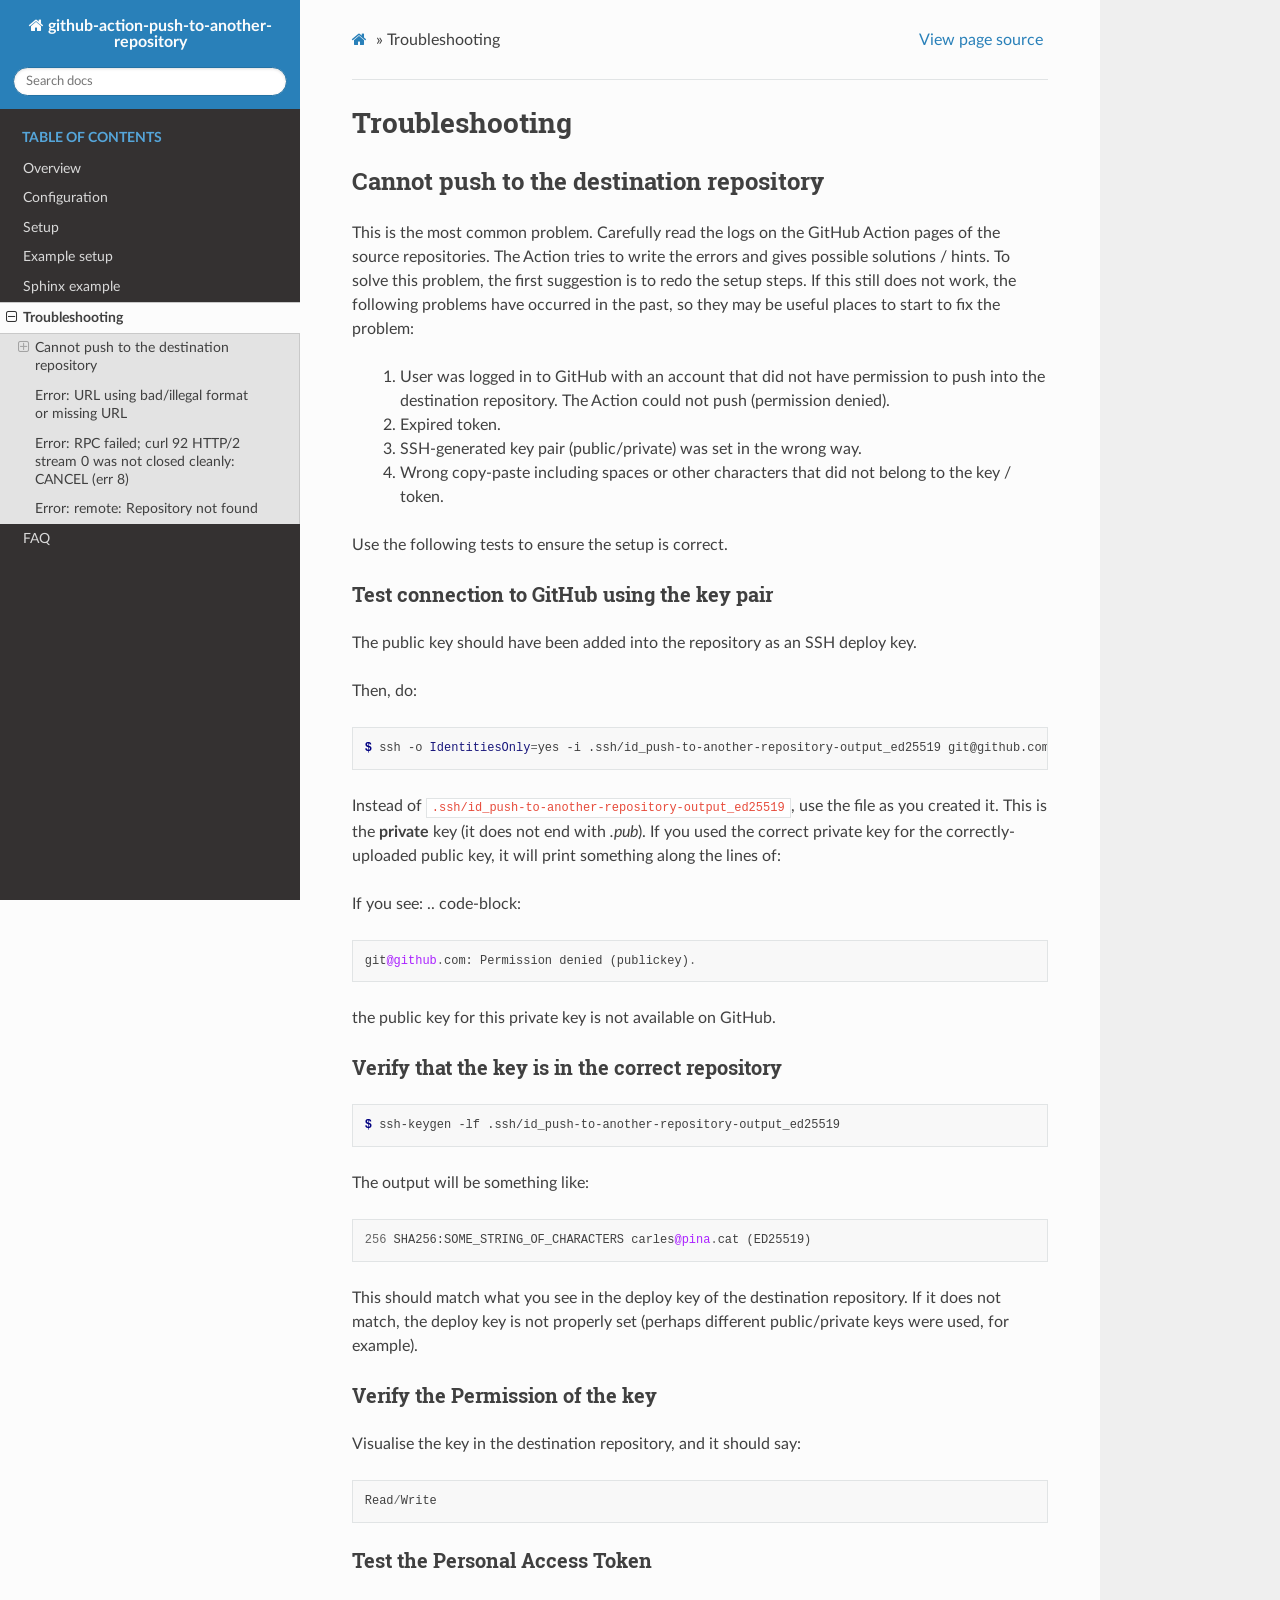
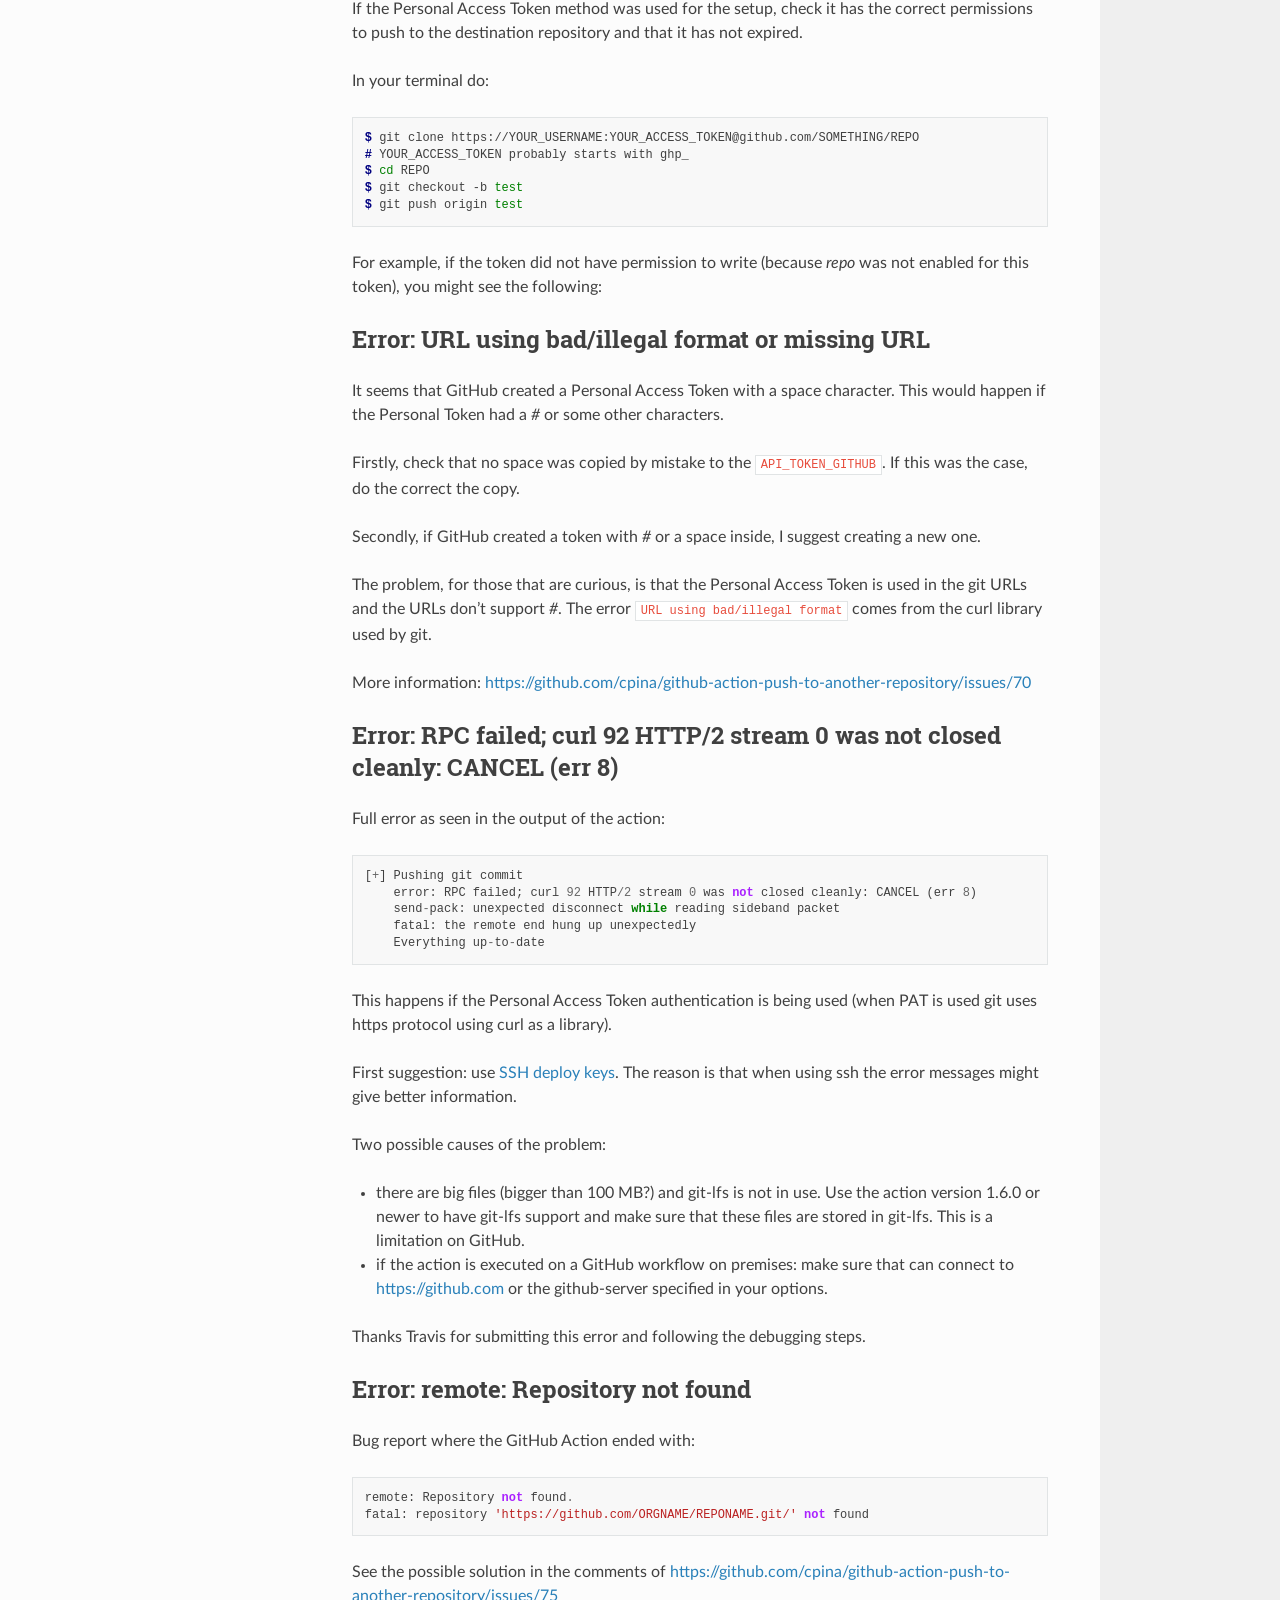
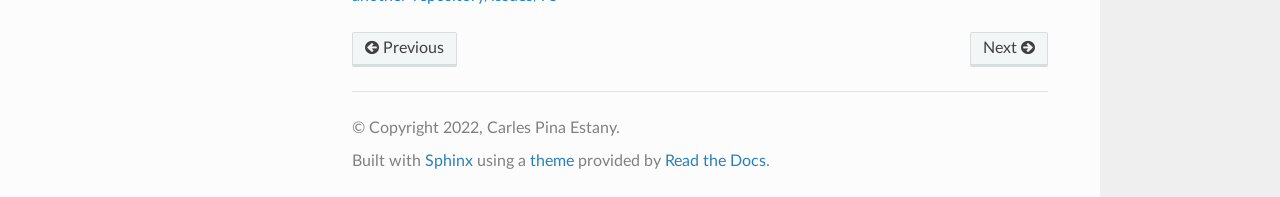
<file: docs/troubleshooting.html>
<!DOCTYPE html>
<html class="writer-html5" lang="en" >
<head>
  <meta charset="utf-8" /><meta name="generator" content="Docutils 0.17.1: http://docutils.sourceforge.net/" />

  <meta name="viewport" content="width=device-width, initial-scale=1.0" />
  <title>Troubleshooting &mdash; github-action-push-to-another-repository  documentation</title>
      <link rel="stylesheet" href="_static/pygments.css" type="text/css" />
      <link rel="stylesheet" href="_static/css/theme.css" type="text/css" />
      <link rel="stylesheet" href="_static/css/custom.css" type="text/css" />
  <!--[if lt IE 9]>
    <script src="_static/js/html5shiv.min.js"></script>
  <![endif]-->
  
        <script data-url_root="./" id="documentation_options" src="_static/documentation_options.js"></script>
        <script src="_static/jquery.js"></script>
        <script src="_static/underscore.js"></script>
        <script src="_static/_sphinx_javascript_frameworks_compat.js"></script>
        <script src="_static/doctools.js"></script>
        <script src="_static/js/goatcounter.js"></script>
    <script src="_static/js/theme.js"></script>
    <link rel="index" title="Index" href="genindex.html" />
    <link rel="search" title="Search" href="search.html" />
    <link rel="next" title="FAQ" href="faq.html" />
    <link rel="prev" title="Sphinx example" href="sphinx-example.html" /> 
</head>

<body class="wy-body-for-nav"> 
  <div class="wy-grid-for-nav">
    <nav data-toggle="wy-nav-shift" class="wy-nav-side">
      <div class="wy-side-scroll">
        <div class="wy-side-nav-search" >
            <a href="index.html" class="icon icon-home"> github-action-push-to-another-repository
          </a>
<div role="search">
  <form id="rtd-search-form" class="wy-form" action="search.html" method="get">
    <input type="text" name="q" placeholder="Search docs" />
    <input type="hidden" name="check_keywords" value="yes" />
    <input type="hidden" name="area" value="default" />
  </form>
</div>
        </div><div class="wy-menu wy-menu-vertical" data-spy="affix" role="navigation" aria-label="Navigation menu">
              <p class="caption" role="heading"><span class="caption-text">Table of contents</span></p>
<ul class="current">
<li class="toctree-l1"><a class="reference internal" href="overview.html">Overview</a></li>
<li class="toctree-l1"><a class="reference internal" href="configuration.html">Configuration</a></li>
<li class="toctree-l1"><a class="reference internal" href="setup.html">Setup</a></li>
<li class="toctree-l1"><a class="reference internal" href="generic-example.html">Example setup</a></li>
<li class="toctree-l1"><a class="reference internal" href="sphinx-example.html">Sphinx example</a></li>
<li class="toctree-l1 current"><a class="current reference internal" href="#">Troubleshooting</a><ul>
<li class="toctree-l2"><a class="reference internal" href="#cannot-push-to-the-destination-repository">Cannot push to the destination repository</a><ul>
<li class="toctree-l3"><a class="reference internal" href="#test-connection-to-github-using-the-key-pair">Test connection to GitHub using the key pair</a></li>
<li class="toctree-l3"><a class="reference internal" href="#verify-that-the-key-is-in-the-correct-repository">Verify that the key is in the correct repository</a></li>
<li class="toctree-l3"><a class="reference internal" href="#verify-the-permission-of-the-key">Verify the Permission of the key</a></li>
<li class="toctree-l3"><a class="reference internal" href="#test-the-personal-access-token">Test the Personal Access Token</a></li>
</ul>
</li>
<li class="toctree-l2"><a class="reference internal" href="#error-url-using-bad-illegal-format-or-missing-url">Error: URL using bad/illegal format or missing URL</a></li>
<li class="toctree-l2"><a class="reference internal" href="#error-rpc-failed-curl-92-http-2-stream-0-was-not-closed-cleanly-cancel-err-8">Error: RPC failed; curl 92 HTTP/2 stream 0 was not closed cleanly: CANCEL (err 8)</a></li>
<li class="toctree-l2"><a class="reference internal" href="#error-remote-repository-not-found">Error: remote: Repository not found</a></li>
</ul>
</li>
<li class="toctree-l1"><a class="reference internal" href="faq.html">FAQ</a></li>
</ul>

        </div>
      </div>
    </nav>

    <section data-toggle="wy-nav-shift" class="wy-nav-content-wrap"><nav class="wy-nav-top" aria-label="Mobile navigation menu" >
          <i data-toggle="wy-nav-top" class="fa fa-bars"></i>
          <a href="index.html">github-action-push-to-another-repository</a>
      </nav>

      <div class="wy-nav-content">
        <div class="rst-content">
          <div role="navigation" aria-label="Page navigation">
  <ul class="wy-breadcrumbs">
      <li><a href="index.html" class="icon icon-home"></a> &raquo;</li>
      <li>Troubleshooting</li>
      <li class="wy-breadcrumbs-aside">
            <a href="_sources/troubleshooting.rst.txt" rel="nofollow"> View page source</a>
      </li>
  </ul>
  <hr/>
</div>
          <div role="main" class="document" itemscope="itemscope" itemtype="http://schema.org/Article">
           <div itemprop="articleBody">
             
  <section id="troubleshooting">
<h1>Troubleshooting<a class="headerlink" href="#troubleshooting" title="Permalink to this heading"></a></h1>
<section id="cannot-push-to-the-destination-repository">
<h2>Cannot push to the destination repository<a class="headerlink" href="#cannot-push-to-the-destination-repository" title="Permalink to this heading"></a></h2>
<p>This is the most common problem. Carefully read the logs on the GitHub Action pages of the source repositories. The Action tries to write the errors and gives possible solutions / hints. To solve this problem, the first suggestion is to redo the setup steps. If this still does not work, the following problems have occurred in the past, so they may be useful places to start to fix the problem:</p>
<blockquote>
<div><ol class="arabic simple">
<li><p>User was logged in to GitHub with an account that did not have permission to push into the destination repository. The Action could not push (permission denied).</p></li>
<li><p>Expired token.</p></li>
<li><p>SSH-generated key pair (public/private) was set in the wrong way.</p></li>
<li><p>Wrong copy-paste including spaces or other characters that did not belong to the key / token.</p></li>
</ol>
</div></blockquote>
<p>Use the following tests to ensure the setup is correct.</p>
<section id="test-connection-to-github-using-the-key-pair">
<h3>Test connection to GitHub using the key pair<a class="headerlink" href="#test-connection-to-github-using-the-key-pair" title="Permalink to this heading"></a></h3>
<p>The public key should have been added into the repository as an SSH deploy key.</p>
<p>Then, do:</p>
<div class="highlight-console notranslate"><div class="highlight"><pre><span></span><span class="gp">$ </span>ssh -o <span class="nv">IdentitiesOnly</span><span class="o">=</span>yes -i .ssh/id_push-to-another-repository-output_ed25519 git@github.com
</pre></div>
</div>
<p>Instead of <code class="docutils literal notranslate"><span class="pre">.ssh/id_push-to-another-repository-output_ed25519</span></code>, use the file as you created it. This is the <strong>private</strong> key (it does not end with <cite>.pub</cite>). If you used the correct private key for the correctly-uploaded public key, it will print something along the lines of:</p>
<p>If you see:
.. code-block:</p>
<div class="highlight-default notranslate"><div class="highlight"><pre><span></span><span class="n">git</span><span class="nd">@github</span><span class="o">.</span><span class="n">com</span><span class="p">:</span> <span class="n">Permission</span> <span class="n">denied</span> <span class="p">(</span><span class="n">publickey</span><span class="p">)</span><span class="o">.</span>
</pre></div>
</div>
<p>the public key for this private key is not available on GitHub.</p>
</section>
<section id="verify-that-the-key-is-in-the-correct-repository">
<h3>Verify that the key is in the correct repository<a class="headerlink" href="#verify-that-the-key-is-in-the-correct-repository" title="Permalink to this heading"></a></h3>
<div class="highlight-console notranslate"><div class="highlight"><pre><span></span><span class="gp">$ </span>ssh-keygen -lf .ssh/id_push-to-another-repository-output_ed25519
</pre></div>
</div>
<p>The output will be something like:</p>
<div class="highlight-default notranslate"><div class="highlight"><pre><span></span><span class="mi">256</span> <span class="n">SHA256</span><span class="p">:</span><span class="n">SOME_STRING_OF_CHARACTERS</span> <span class="n">carles</span><span class="nd">@pina</span><span class="o">.</span><span class="n">cat</span> <span class="p">(</span><span class="n">ED25519</span><span class="p">)</span>
</pre></div>
</div>
<p>This should match what you see in the deploy key of the destination repository. If it does not match, the deploy key is not properly set (perhaps different public/private keys were used, for example).</p>
</section>
<section id="verify-the-permission-of-the-key">
<h3>Verify the Permission of the key<a class="headerlink" href="#verify-the-permission-of-the-key" title="Permalink to this heading"></a></h3>
<p>Visualise the key in the destination repository, and it should say:</p>
<div class="highlight-default notranslate"><div class="highlight"><pre><span></span><span class="n">Read</span><span class="o">/</span><span class="n">Write</span>
</pre></div>
</div>
</section>
<section id="test-the-personal-access-token">
<h3>Test the Personal Access Token<a class="headerlink" href="#test-the-personal-access-token" title="Permalink to this heading"></a></h3>
<p>If the Personal Access Token method was used for the setup, check it has the correct permissions to push to the destination repository and that it has not expired.</p>
<p>In your terminal do:</p>
<div class="highlight-console notranslate"><div class="highlight"><pre><span></span><span class="gp">$ </span>git clone https://YOUR_USERNAME:YOUR_ACCESS_TOKEN@github.com/SOMETHING/REPO
<span class="gp"># </span>YOUR_ACCESS_TOKEN probably starts with ghp_
<span class="gp">$ </span><span class="nb">cd</span> REPO
<span class="gp">$ </span>git checkout -b <span class="nb">test</span>
<span class="gp">$ </span>git push origin <span class="nb">test</span>
</pre></div>
</div>
<p>For example, if the token did not have permission to write (because <cite>repo</cite> was not enabled for this token), you might see the following:</p>
</section>
</section>
<section id="error-url-using-bad-illegal-format-or-missing-url">
<h2>Error: URL using bad/illegal format or missing URL<a class="headerlink" href="#error-url-using-bad-illegal-format-or-missing-url" title="Permalink to this heading"></a></h2>
<p>It seems that GitHub created a Personal Access Token with a space character. This would happen if the Personal Token had a <cite>#</cite> or some other characters.</p>
<p>Firstly, check that no space was copied by mistake to the <code class="docutils literal notranslate"><span class="pre">API_TOKEN_GITHUB</span></code>. If this was the case, do the correct the copy.</p>
<p>Secondly, if GitHub created a token with <cite>#</cite> or a space inside, I suggest creating a new one.</p>
<p>The problem, for those that are curious, is that the Personal Access Token is used in the git URLs and the URLs don’t support <cite>#</cite>. The error <code class="docutils literal notranslate"><span class="pre">URL</span> <span class="pre">using</span> <span class="pre">bad/illegal</span> <span class="pre">format</span></code> comes from the curl library used by git.</p>
<p>More information: <a class="reference external" href="https://github.com/cpina/github-action-push-to-another-repository/issues/70">https://github.com/cpina/github-action-push-to-another-repository/issues/70</a></p>
</section>
<section id="error-rpc-failed-curl-92-http-2-stream-0-was-not-closed-cleanly-cancel-err-8">
<h2>Error: RPC failed; curl 92 HTTP/2 stream 0 was not closed cleanly: CANCEL (err 8)<a class="headerlink" href="#error-rpc-failed-curl-92-http-2-stream-0-was-not-closed-cleanly-cancel-err-8" title="Permalink to this heading"></a></h2>
<p>Full error as seen in the output of the action:</p>
<div class="highlight-default notranslate"><div class="highlight"><pre><span></span><span class="p">[</span><span class="o">+</span><span class="p">]</span> <span class="n">Pushing</span> <span class="n">git</span> <span class="n">commit</span>
    <span class="n">error</span><span class="p">:</span> <span class="n">RPC</span> <span class="n">failed</span><span class="p">;</span> <span class="n">curl</span> <span class="mi">92</span> <span class="n">HTTP</span><span class="o">/</span><span class="mi">2</span> <span class="n">stream</span> <span class="mi">0</span> <span class="n">was</span> <span class="ow">not</span> <span class="n">closed</span> <span class="n">cleanly</span><span class="p">:</span> <span class="n">CANCEL</span> <span class="p">(</span><span class="n">err</span> <span class="mi">8</span><span class="p">)</span>
    <span class="n">send</span><span class="o">-</span><span class="n">pack</span><span class="p">:</span> <span class="n">unexpected</span> <span class="n">disconnect</span> <span class="k">while</span> <span class="n">reading</span> <span class="n">sideband</span> <span class="n">packet</span>
    <span class="n">fatal</span><span class="p">:</span> <span class="n">the</span> <span class="n">remote</span> <span class="n">end</span> <span class="n">hung</span> <span class="n">up</span> <span class="n">unexpectedly</span>
    <span class="n">Everything</span> <span class="n">up</span><span class="o">-</span><span class="n">to</span><span class="o">-</span><span class="n">date</span>
</pre></div>
</div>
<p>This happens if the Personal Access Token authentication is being used (when PAT is used git uses https protocol using curl as a library).</p>
<p>First suggestion: use <a class="reference internal" href="setup-using-ssh-deploy-keys.html#setup-ssh-deploy-keys"><span class="std std-ref">SSH deploy keys</span></a>. The reason is that when using ssh the error messages might give better information.</p>
<p>Two possible causes of the problem:</p>
<ul class="simple">
<li><p>there are big files (bigger than 100 MB?) and git-lfs is not in use. Use the action version 1.6.0 or newer to have git-lfs support and make sure that these files are stored in git-lfs. This is a limitation on GitHub.</p></li>
<li><p>if the action is executed on a GitHub workflow on premises: make sure that can connect to <a class="reference external" href="https://github.com">https://github.com</a> or the github-server specified in your options.</p></li>
</ul>
<p>Thanks Travis for submitting this error and following the debugging steps.</p>
</section>
<section id="error-remote-repository-not-found">
<h2>Error: remote: Repository not found<a class="headerlink" href="#error-remote-repository-not-found" title="Permalink to this heading"></a></h2>
<p>Bug report where the GitHub Action ended with:</p>
<div class="highlight-default notranslate"><div class="highlight"><pre><span></span><span class="n">remote</span><span class="p">:</span> <span class="n">Repository</span> <span class="ow">not</span> <span class="n">found</span><span class="o">.</span>
<span class="n">fatal</span><span class="p">:</span> <span class="n">repository</span> <span class="s1">&#39;https://github.com/ORGNAME/REPONAME.git/&#39;</span> <span class="ow">not</span> <span class="n">found</span>
</pre></div>
</div>
<p>See the possible solution in the comments of <a class="reference external" href="https://github.com/cpina/github-action-push-to-another-repository/issues/75">https://github.com/cpina/github-action-push-to-another-repository/issues/75</a></p>
</section>
</section>


           </div>
          </div>
          <footer><div class="rst-footer-buttons" role="navigation" aria-label="Footer">
        <a href="sphinx-example.html" class="btn btn-neutral float-left" title="Sphinx example" accesskey="p" rel="prev"><span class="fa fa-arrow-circle-left" aria-hidden="true"></span> Previous</a>
        <a href="faq.html" class="btn btn-neutral float-right" title="FAQ" accesskey="n" rel="next">Next <span class="fa fa-arrow-circle-right" aria-hidden="true"></span></a>
    </div>

  <hr/>

  <div role="contentinfo">
    <p>&#169; Copyright 2022, Carles Pina Estany.</p>
  </div>

  Built with <a href="https://www.sphinx-doc.org/">Sphinx</a> using a
    <a href="https://github.com/readthedocs/sphinx_rtd_theme">theme</a>
    provided by <a href="https://readthedocs.org">Read the Docs</a>.
   

</footer>
        </div>
      </div>
    </section>
  </div>
  <script>
      jQuery(function () {
          SphinxRtdTheme.Navigation.enable(true);
      });
  </script> 

</body>
</html>
</file>
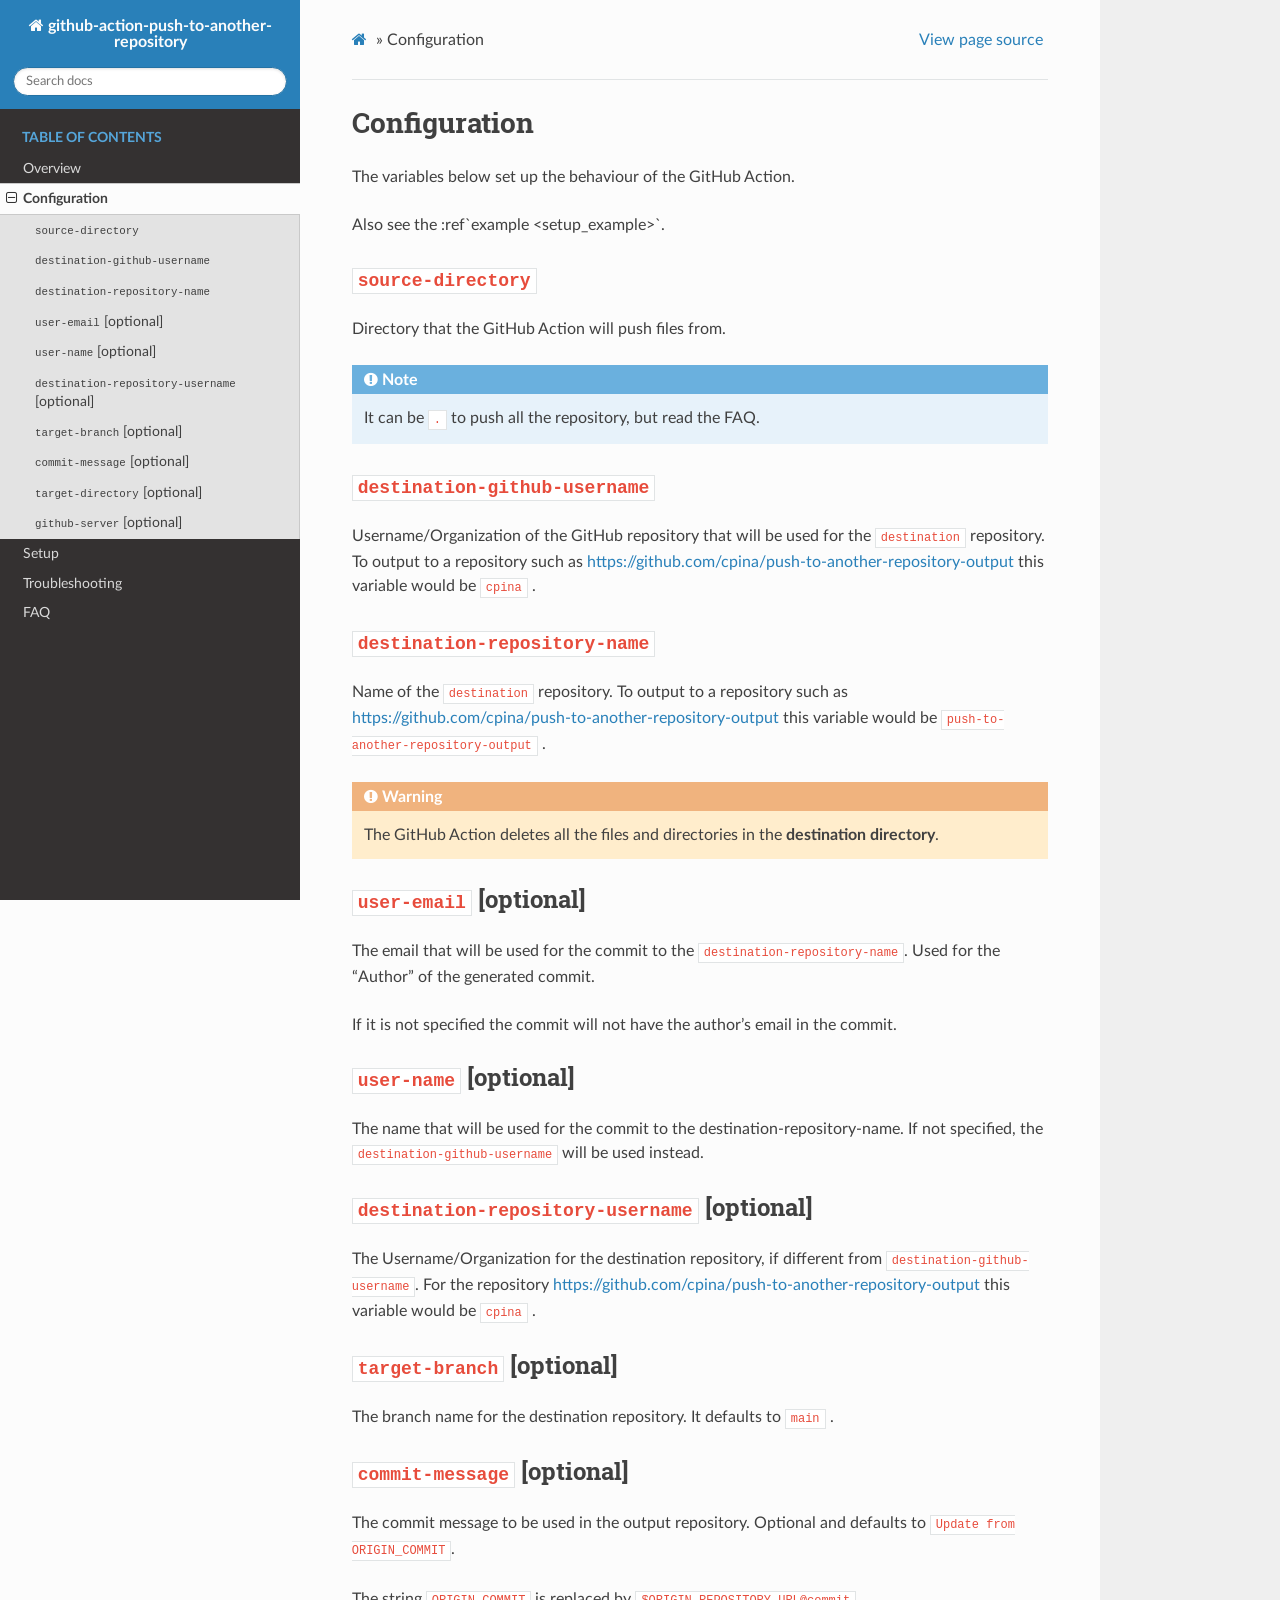
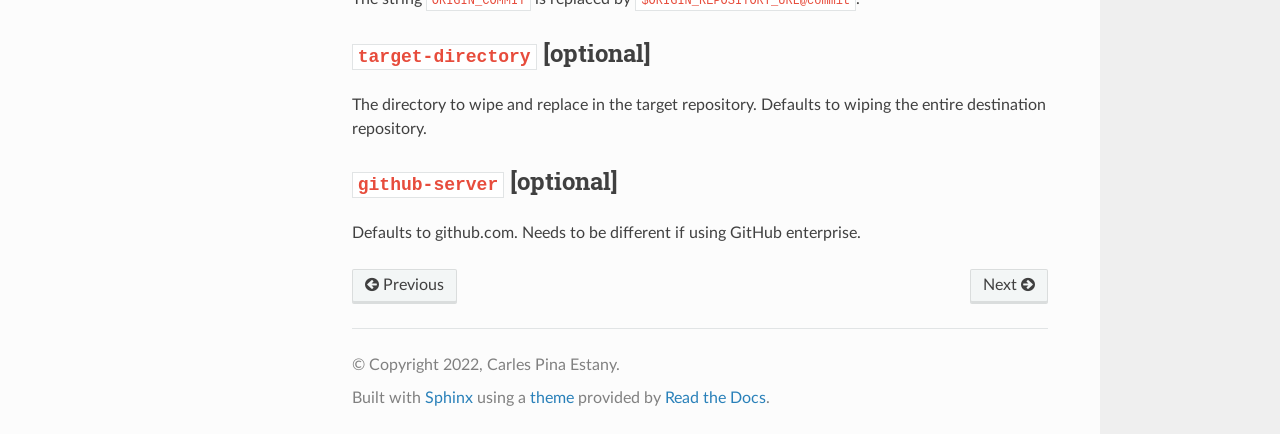
<file: docs/usage.html>
<!DOCTYPE html>
<html class="writer-html5" lang="en" >
<head>
  <meta charset="utf-8" /><meta name="generator" content="Docutils 0.17.1: http://docutils.sourceforge.net/" />

  <meta name="viewport" content="width=device-width, initial-scale=1.0" />
  <title>Configuration &mdash; github-action-push-to-another-repository  documentation</title>
      <link rel="stylesheet" href="_static/pygments.css" type="text/css" />
      <link rel="stylesheet" href="_static/css/theme.css" type="text/css" />
      <link rel="stylesheet" href="_static/css/custom.css" type="text/css" />
  <!--[if lt IE 9]>
    <script src="_static/js/html5shiv.min.js"></script>
  <![endif]-->
  
        <script data-url_root="./" id="documentation_options" src="_static/documentation_options.js"></script>
        <script src="_static/jquery.js"></script>
        <script src="_static/underscore.js"></script>
        <script src="_static/_sphinx_javascript_frameworks_compat.js"></script>
        <script src="_static/doctools.js"></script>
    <script src="_static/js/theme.js"></script>
    <link rel="index" title="Index" href="genindex.html" />
    <link rel="search" title="Search" href="search.html" />
    <link rel="next" title="Setup" href="setup.html" />
    <link rel="prev" title="Overview" href="overview.html" /> 
</head>

<body class="wy-body-for-nav"> 
  <div class="wy-grid-for-nav">
    <nav data-toggle="wy-nav-shift" class="wy-nav-side">
      <div class="wy-side-scroll">
        <div class="wy-side-nav-search" >
            <a href="index.html" class="icon icon-home"> github-action-push-to-another-repository
          </a>
<div role="search">
  <form id="rtd-search-form" class="wy-form" action="search.html" method="get">
    <input type="text" name="q" placeholder="Search docs" />
    <input type="hidden" name="check_keywords" value="yes" />
    <input type="hidden" name="area" value="default" />
  </form>
</div>
        </div><div class="wy-menu wy-menu-vertical" data-spy="affix" role="navigation" aria-label="Navigation menu">
              <p class="caption" role="heading"><span class="caption-text">Table of contents</span></p>
<ul class="current">
<li class="toctree-l1"><a class="reference internal" href="overview.html">Overview</a></li>
<li class="toctree-l1 current"><a class="current reference internal" href="#">Configuration</a><ul>
<li class="toctree-l2"><a class="reference internal" href="#source-directory"><code class="docutils literal notranslate"><span class="pre">source-directory</span></code></a></li>
<li class="toctree-l2"><a class="reference internal" href="#destination-github-username"><code class="docutils literal notranslate"><span class="pre">destination-github-username</span></code></a></li>
<li class="toctree-l2"><a class="reference internal" href="#destination-repository-name"><code class="docutils literal notranslate"><span class="pre">destination-repository-name</span></code></a></li>
<li class="toctree-l2"><a class="reference internal" href="#user-email-optional"><code class="docutils literal notranslate"><span class="pre">user-email</span></code> [optional]</a></li>
<li class="toctree-l2"><a class="reference internal" href="#user-name-optional"><code class="docutils literal notranslate"><span class="pre">user-name</span></code> [optional]</a></li>
<li class="toctree-l2"><a class="reference internal" href="#destination-repository-username-optional"><code class="docutils literal notranslate"><span class="pre">destination-repository-username</span></code> [optional]</a></li>
<li class="toctree-l2"><a class="reference internal" href="#target-branch-optional"><code class="docutils literal notranslate"><span class="pre">target-branch</span></code> [optional]</a></li>
<li class="toctree-l2"><a class="reference internal" href="#commit-message-optional"><code class="docutils literal notranslate"><span class="pre">commit-message</span></code> [optional]</a></li>
<li class="toctree-l2"><a class="reference internal" href="#target-directory-optional"><code class="docutils literal notranslate"><span class="pre">target-directory</span></code> [optional]</a></li>
<li class="toctree-l2"><a class="reference internal" href="#github-server-optional"><code class="docutils literal notranslate"><span class="pre">github-server</span></code> [optional]</a></li>
</ul>
</li>
<li class="toctree-l1"><a class="reference internal" href="setup.html">Setup</a></li>
<li class="toctree-l1"><a class="reference internal" href="troubleshooting.html">Troubleshooting</a></li>
<li class="toctree-l1"><a class="reference internal" href="faq.html">FAQ</a></li>
</ul>

        </div>
      </div>
    </nav>

    <section data-toggle="wy-nav-shift" class="wy-nav-content-wrap"><nav class="wy-nav-top" aria-label="Mobile navigation menu" >
          <i data-toggle="wy-nav-top" class="fa fa-bars"></i>
          <a href="index.html">github-action-push-to-another-repository</a>
      </nav>

      <div class="wy-nav-content">
        <div class="rst-content">
          <div role="navigation" aria-label="Page navigation">
  <ul class="wy-breadcrumbs">
      <li><a href="index.html" class="icon icon-home"></a> &raquo;</li>
      <li>Configuration</li>
      <li class="wy-breadcrumbs-aside">
            <a href="_sources/usage.rst.txt" rel="nofollow"> View page source</a>
      </li>
  </ul>
  <hr/>
</div>
          <div role="main" class="document" itemscope="itemscope" itemtype="http://schema.org/Article">
           <div itemprop="articleBody">
             
  <section id="configuration">
<span id="id1"></span><h1>Configuration<a class="headerlink" href="#configuration" title="Permalink to this heading"></a></h1>
<p>The variables below set up the behaviour of the GitHub Action.</p>
<p>Also see the :ref`example &lt;setup_example&gt;`.</p>
<section id="source-directory">
<h2><code class="docutils literal notranslate"><span class="pre">source-directory</span></code><a class="headerlink" href="#source-directory" title="Permalink to this heading"></a></h2>
<p>Directory that the GitHub Action will push files from.</p>
<div class="admonition note">
<p class="admonition-title">Note</p>
<p>It can be <code class="docutils literal notranslate"><span class="pre">.</span></code> to push all the repository, but read the FAQ.</p>
</div>
</section>
<section id="destination-github-username">
<h2><code class="docutils literal notranslate"><span class="pre">destination-github-username</span></code><a class="headerlink" href="#destination-github-username" title="Permalink to this heading"></a></h2>
<p>Username/Organization of the GitHub repository that will be used for the <code class="docutils literal notranslate"><span class="pre">destination</span></code> repository. To output to a repository such as <a class="reference external" href="https://github.com/cpina/push-to-another-repository-output">https://github.com/cpina/push-to-another-repository-output</a> this variable would be <code class="docutils literal notranslate"><span class="pre">cpina</span></code> .</p>
</section>
<section id="destination-repository-name">
<h2><code class="docutils literal notranslate"><span class="pre">destination-repository-name</span></code><a class="headerlink" href="#destination-repository-name" title="Permalink to this heading"></a></h2>
<p>Name of the <code class="docutils literal notranslate"><span class="pre">destination</span></code> repository. To output to a repository such as <a class="reference external" href="https://github.com/cpina/push-to-another-repository-output">https://github.com/cpina/push-to-another-repository-output</a> this variable would be <code class="docutils literal notranslate"><span class="pre">push-to-another-repository-output</span></code> .</p>
<div class="admonition warning">
<p class="admonition-title">Warning</p>
<p>The GitHub Action deletes all the files and directories in the <strong>destination directory</strong>.</p>
</div>
</section>
<section id="user-email-optional">
<h2><code class="docutils literal notranslate"><span class="pre">user-email</span></code> [optional]<a class="headerlink" href="#user-email-optional" title="Permalink to this heading"></a></h2>
<p>The email that will be used for the commit to the <code class="docutils literal notranslate"><span class="pre">destination-repository-name</span></code>. Used for the “Author” of the generated commit.</p>
<p>If it is not specified the commit will not have the author’s email in the commit.</p>
</section>
<section id="user-name-optional">
<h2><code class="docutils literal notranslate"><span class="pre">user-name</span></code> [optional]<a class="headerlink" href="#user-name-optional" title="Permalink to this heading"></a></h2>
<p>The name that will be used for the commit to the destination-repository-name. If not specified, the <code class="docutils literal notranslate"><span class="pre">destination-github-username</span></code> will be used instead.</p>
</section>
<section id="destination-repository-username-optional">
<h2><code class="docutils literal notranslate"><span class="pre">destination-repository-username</span></code> [optional]<a class="headerlink" href="#destination-repository-username-optional" title="Permalink to this heading"></a></h2>
<p>The Username/Organization for the destination repository, if different from <code class="docutils literal notranslate"><span class="pre">destination-github-username</span></code>. For the repository <a class="reference external" href="https://github.com/cpina/push-to-another-repository-output">https://github.com/cpina/push-to-another-repository-output</a> this variable would be <code class="docutils literal notranslate"><span class="pre">cpina</span></code> .</p>
</section>
<section id="target-branch-optional">
<h2><code class="docutils literal notranslate"><span class="pre">target-branch</span></code> [optional]<a class="headerlink" href="#target-branch-optional" title="Permalink to this heading"></a></h2>
<p>The branch name for the destination repository. It defaults to <code class="docutils literal notranslate"><span class="pre">main</span></code> .</p>
</section>
<section id="commit-message-optional">
<h2><code class="docutils literal notranslate"><span class="pre">commit-message</span></code> [optional]<a class="headerlink" href="#commit-message-optional" title="Permalink to this heading"></a></h2>
<p>The commit message to be used in the output repository. Optional and defaults to <code class="docutils literal notranslate"><span class="pre">Update</span> <span class="pre">from</span> <span class="pre">ORIGIN_COMMIT</span></code>.</p>
<p>The string <code class="docutils literal notranslate"><span class="pre">ORIGIN_COMMIT</span></code> is replaced by <code class="docutils literal notranslate"><span class="pre">$ORIGIN_REPOSITORY_URL&#64;commit</span></code>.</p>
</section>
<section id="target-directory-optional">
<h2><code class="docutils literal notranslate"><span class="pre">target-directory</span></code> [optional]<a class="headerlink" href="#target-directory-optional" title="Permalink to this heading"></a></h2>
<p>The directory to wipe and replace in the target repository. Defaults to wiping the entire destination repository.</p>
</section>
<section id="github-server-optional">
<h2><code class="docutils literal notranslate"><span class="pre">github-server</span></code> [optional]<a class="headerlink" href="#github-server-optional" title="Permalink to this heading"></a></h2>
<p>Defaults to github.com. Needs to be different if using GitHub enterprise.</p>
</section>
</section>


           </div>
          </div>
          <footer><div class="rst-footer-buttons" role="navigation" aria-label="Footer">
        <a href="overview.html" class="btn btn-neutral float-left" title="Overview" accesskey="p" rel="prev"><span class="fa fa-arrow-circle-left" aria-hidden="true"></span> Previous</a>
        <a href="setup.html" class="btn btn-neutral float-right" title="Setup" accesskey="n" rel="next">Next <span class="fa fa-arrow-circle-right" aria-hidden="true"></span></a>
    </div>

  <hr/>

  <div role="contentinfo">
    <p>&#169; Copyright 2022, Carles Pina Estany.</p>
  </div>

  Built with <a href="https://www.sphinx-doc.org/">Sphinx</a> using a
    <a href="https://github.com/readthedocs/sphinx_rtd_theme">theme</a>
    provided by <a href="https://readthedocs.org">Read the Docs</a>.
   

</footer>
        </div>
      </div>
    </section>
  </div>
  <script>
      jQuery(function () {
          SphinxRtdTheme.Navigation.enable(true);
      });
  </script> 

</body>
</html>
</file>
<file: docs/_static/pygments.css>
pre { line-height: 125%; }
td.linenos .normal { color: inherit; background-color: transparent; padding-left: 5px; padding-right: 5px; }
span.linenos { color: inherit; background-color: transparent; padding-left: 5px; padding-right: 5px; }
td.linenos .special { color: #000000; background-color: #ffffc0; padding-left: 5px; padding-right: 5px; }
span.linenos.special { color: #000000; background-color: #ffffc0; padding-left: 5px; padding-right: 5px; }
.highlight .hll { background-color: #ffffcc }
.highlight { background: #f8f8f8; }
.highlight .c { color: #3D7B7B; font-style: italic } /* Comment */
.highlight .err { border: 1px solid #FF0000 } /* Error */
.highlight .k { color: #008000; font-weight: bold } /* Keyword */
.highlight .o { color: #666666 } /* Operator */
.highlight .ch { color: #3D7B7B; font-style: italic } /* Comment.Hashbang */
.highlight .cm { color: #3D7B7B; font-style: italic } /* Comment.Multiline */
.highlight .cp { color: #9C6500 } /* Comment.Preproc */
.highlight .cpf { color: #3D7B7B; font-style: italic } /* Comment.PreprocFile */
.highlight .c1 { color: #3D7B7B; font-style: italic } /* Comment.Single */
.highlight .cs { color: #3D7B7B; font-style: italic } /* Comment.Special */
.highlight .gd { color: #A00000 } /* Generic.Deleted */
.highlight .ge { font-style: italic } /* Generic.Emph */
.highlight .gr { color: #E40000 } /* Generic.Error */
.highlight .gh { color: #000080; font-weight: bold } /* Generic.Heading */
.highlight .gi { color: #008400 } /* Generic.Inserted */
.highlight .go { color: #717171 } /* Generic.Output */
.highlight .gp { color: #000080; font-weight: bold } /* Generic.Prompt */
.highlight .gs { font-weight: bold } /* Generic.Strong */
.highlight .gu { color: #800080; font-weight: bold } /* Generic.Subheading */
.highlight .gt { color: #0044DD } /* Generic.Traceback */
.highlight .kc { color: #008000; font-weight: bold } /* Keyword.Constant */
.highlight .kd { color: #008000; font-weight: bold } /* Keyword.Declaration */
.highlight .kn { color: #008000; font-weight: bold } /* Keyword.Namespace */
.highlight .kp { color: #008000 } /* Keyword.Pseudo */
.highlight .kr { color: #008000; font-weight: bold } /* Keyword.Reserved */
.highlight .kt { color: #B00040 } /* Keyword.Type */
.highlight .m { color: #666666 } /* Literal.Number */
.highlight .s { color: #BA2121 } /* Literal.String */
.highlight .na { color: #687822 } /* Name.Attribute */
.highlight .nb { color: #008000 } /* Name.Builtin */
.highlight .nc { color: #0000FF; font-weight: bold } /* Name.Class */
.highlight .no { color: #880000 } /* Name.Constant */
.highlight .nd { color: #AA22FF } /* Name.Decorator */
.highlight .ni { color: #717171; font-weight: bold } /* Name.Entity */
.highlight .ne { color: #CB3F38; font-weight: bold } /* Name.Exception */
.highlight .nf { color: #0000FF } /* Name.Function */
.highlight .nl { color: #767600 } /* Name.Label */
.highlight .nn { color: #0000FF; font-weight: bold } /* Name.Namespace */
.highlight .nt { color: #008000; font-weight: bold } /* Name.Tag */
.highlight .nv { color: #19177C } /* Name.Variable */
.highlight .ow { color: #AA22FF; font-weight: bold } /* Operator.Word */
.highlight .w { color: #bbbbbb } /* Text.Whitespace */
.highlight .mb { color: #666666 } /* Literal.Number.Bin */
.highlight .mf { color: #666666 } /* Literal.Number.Float */
.highlight .mh { color: #666666 } /* Literal.Number.Hex */
.highlight .mi { color: #666666 } /* Literal.Number.Integer */
.highlight .mo { color: #666666 } /* Literal.Number.Oct */
.highlight .sa { color: #BA2121 } /* Literal.String.Affix */
.highlight .sb { color: #BA2121 } /* Literal.String.Backtick */
.highlight .sc { color: #BA2121 } /* Literal.String.Char */
.highlight .dl { color: #BA2121 } /* Literal.String.Delimiter */
.highlight .sd { color: #BA2121; font-style: italic } /* Literal.String.Doc */
.highlight .s2 { color: #BA2121 } /* Literal.String.Double */
.highlight .se { color: #AA5D1F; font-weight: bold } /* Literal.String.Escape */
.highlight .sh { color: #BA2121 } /* Literal.String.Heredoc */
.highlight .si { color: #A45A77; font-weight: bold } /* Literal.String.Interpol */
.highlight .sx { color: #008000 } /* Literal.String.Other */
.highlight .sr { color: #A45A77 } /* Literal.String.Regex */
.highlight .s1 { color: #BA2121 } /* Literal.String.Single */
.highlight .ss { color: #19177C } /* Literal.String.Symbol */
.highlight .bp { color: #008000 } /* Name.Builtin.Pseudo */
.highlight .fm { color: #0000FF } /* Name.Function.Magic */
.highlight .vc { color: #19177C } /* Name.Variable.Class */
.highlight .vg { color: #19177C } /* Name.Variable.Global */
.highlight .vi { color: #19177C } /* Name.Variable.Instance */
.highlight .vm { color: #19177C } /* Name.Variable.Magic */
.highlight .il { color: #666666 } /* Literal.Number.Integer.Long */
</file>
<file: docs/_static/css/theme.css>
html{box-sizing:border-box}*,:after,:before{box-sizing:inherit}article,aside,details,figcaption,figure,footer,header,hgroup,nav,section{display:block}audio,canvas,video{display:inline-block;*display:inline;*zoom:1}[hidden],audio:not([controls]){display:none}*{-webkit-box-sizing:border-box;-moz-box-sizing:border-box;box-sizing:border-box}html{font-size:100%;-webkit-text-size-adjust:100%;-ms-text-size-adjust:100%}body{margin:0}a:active,a:hover{outline:0}abbr[title]{border-bottom:1px dotted}b,strong{font-weight:700}blockquote{margin:0}dfn{font-style:italic}ins{background:#ff9;text-decoration:none}ins,mark{color:#000}mark{background:#ff0;font-style:italic;font-weight:700}.rst-content code,.rst-content tt,code,kbd,pre,samp{font-family:monospace,serif;_font-family:courier new,monospace;font-size:1em}pre{white-space:pre}q{quotes:none}q:after,q:before{content:"";content:none}small{font-size:85%}sub,sup{font-size:75%;line-height:0;position:relative;vertical-align:baseline}sup{top:-.5em}sub{bottom:-.25em}dl,ol,ul{margin:0;padding:0;list-style:none;list-style-image:none}li{list-style:none}dd{margin:0}img{border:0;-ms-interpolation-mode:bicubic;vertical-align:middle;max-width:100%}svg:not(:root){overflow:hidden}figure,form{margin:0}label{cursor:pointer}button,input,select,textarea{font-size:100%;margin:0;vertical-align:baseline;*vertical-align:middle}button,input{line-height:normal}button,input[type=button],input[type=reset],input[type=submit]{cursor:pointer;-webkit-appearance:button;*overflow:visible}button[disabled],input[disabled]{cursor:default}input[type=search]{-webkit-appearance:textfield;-moz-box-sizing:content-box;-webkit-box-sizing:content-box;box-sizing:content-box}textarea{resize:vertical}table{border-collapse:collapse;border-spacing:0}td{vertical-align:top}.chromeframe{margin:.2em 0;background:#ccc;color:#000;padding:.2em 0}.ir{display:block;border:0;text-indent:-999em;overflow:hidden;background-color:transparent;background-repeat:no-repeat;text-align:left;direction:ltr;*line-height:0}.ir br{display:none}.hidden{display:none!important;visibility:hidden}.visuallyhidden{border:0;clip:rect(0 0 0 0);height:1px;margin:-1px;overflow:hidden;padding:0;position:absolute;width:1px}.visuallyhidden.focusable:active,.visuallyhidden.focusable:focus{clip:auto;height:auto;margin:0;overflow:visible;position:static;width:auto}.invisible{visibility:hidden}.relative{position:relative}big,small{font-size:100%}@media print{body,html,section{background:none!important}*{box-shadow:none!important;text-shadow:none!important;filter:none!important;-ms-filter:none!important}a,a:visited{text-decoration:underline}.ir a:after,a[href^="#"]:after,a[href^="javascript:"]:after{content:""}blockquote,pre{page-break-inside:avoid}thead{display:table-header-group}img,tr{page-break-inside:avoid}img{max-width:100%!important}@page{margin:.5cm}.rst-content .toctree-wrapper>p.caption,h2,h3,p{orphans:3;widows:3}.rst-content .toctree-wrapper>p.caption,h2,h3{page-break-after:avoid}}.btn,.fa:before,.icon:before,.rst-content .admonition,.rst-content .admonition-title:before,.rst-content .admonition-todo,.rst-content .attention,.rst-content .caution,.rst-content .code-block-caption .headerlink:before,.rst-content .danger,.rst-content .eqno .headerlink:before,.rst-content .error,.rst-content .hint,.rst-content .important,.rst-content .note,.rst-content .seealso,.rst-content .tip,.rst-content .warning,.rst-content code.download span:first-child:before,.rst-content dl dt .headerlink:before,.rst-content h1 .headerlink:before,.rst-content h2 .headerlink:before,.rst-content h3 .headerlink:before,.rst-content h4 .headerlink:before,.rst-content h5 .headerlink:before,.rst-content h6 .headerlink:before,.rst-content p.caption .headerlink:before,.rst-content p .headerlink:before,.rst-content table>caption .headerlink:before,.rst-content tt.download span:first-child:before,.wy-alert,.wy-dropdown .caret:before,.wy-inline-validate.wy-inline-validate-danger .wy-input-context:before,.wy-inline-validate.wy-inline-validate-info .wy-input-context:before,.wy-inline-validate.wy-inline-validate-success .wy-input-context:before,.wy-inline-validate.wy-inline-validate-warning .wy-input-context:before,.wy-menu-vertical li.current>a,.wy-menu-vertical li.current>a button.toctree-expand:before,.wy-menu-vertical li.on a,.wy-menu-vertical li.on a button.toctree-expand:before,.wy-menu-vertical li button.toctree-expand:before,.wy-nav-top a,.wy-side-nav-search .wy-dropdown>a,.wy-side-nav-search>a,input[type=color],input[type=date],input[type=datetime-local],input[type=datetime],input[type=email],input[type=month],input[type=number],input[type=password],input[type=search],input[type=tel],input[type=text],input[type=time],input[type=url],input[type=week],select,textarea{-webkit-font-smoothing:antialiased}.clearfix{*zoom:1}.clearfix:after,.clearfix:before{display:table;content:""}.clearfix:after{clear:both}/*!
 *  Font Awesome 4.7.0 by @davegandy - http://fontawesome.io - @fontawesome
 *  License - http://fontawesome.io/license (Font: SIL OFL 1.1, CSS: MIT License)
 */@font-face{font-family:FontAwesome;src:url(fonts/fontawesome-webfont.eot?674f50d287a8c48dc19ba404d20fe713);src:url(fonts/fontawesome-webfont.eot?674f50d287a8c48dc19ba404d20fe713?#iefix&v=4.7.0) format("embedded-opentype"),url(fonts/fontawesome-webfont.woff2?af7ae505a9eed503f8b8e6982036873e) format("woff2"),url(fonts/fontawesome-webfont.woff?fee66e712a8a08eef5805a46892932ad) format("woff"),url(fonts/fontawesome-webfont.ttf?b06871f281fee6b241d60582ae9369b9) format("truetype"),url(fonts/fontawesome-webfont.svg?912ec66d7572ff821749319396470bde#fontawesomeregular) format("svg");font-weight:400;font-style:normal}.fa,.icon,.rst-content .admonition-title,.rst-content .code-block-caption .headerlink,.rst-content .eqno .headerlink,.rst-content code.download span:first-child,.rst-content dl dt .headerlink,.rst-content h1 .headerlink,.rst-content h2 .headerlink,.rst-content h3 .headerlink,.rst-content h4 .headerlink,.rst-content h5 .headerlink,.rst-content h6 .headerlink,.rst-content p.caption .headerlink,.rst-content p .headerlink,.rst-content table>caption .headerlink,.rst-content tt.download span:first-child,.wy-menu-vertical li.current>a button.toctree-expand,.wy-menu-vertical li.on a button.toctree-expand,.wy-menu-vertical li button.toctree-expand{display:inline-block;font:normal normal normal 14px/1 FontAwesome;font-size:inherit;text-rendering:auto;-webkit-font-smoothing:antialiased;-moz-osx-font-smoothing:grayscale}.fa-lg{font-size:1.33333em;line-height:.75em;vertical-align:-15%}.fa-2x{font-size:2em}.fa-3x{font-size:3em}.fa-4x{font-size:4em}.fa-5x{font-size:5em}.fa-fw{width:1.28571em;text-align:center}.fa-ul{padding-left:0;margin-left:2.14286em;list-style-type:none}.fa-ul>li{position:relative}.fa-li{position:absolute;left:-2.14286em;width:2.14286em;top:.14286em;text-align:center}.fa-li.fa-lg{left:-1.85714em}.fa-border{padding:.2em .25em .15em;border:.08em solid #eee;border-radius:.1em}.fa-pull-left{float:left}.fa-pull-right{float:right}.fa-pull-left.icon,.fa.fa-pull-left,.rst-content .code-block-caption .fa-pull-left.headerlink,.rst-content .eqno .fa-pull-left.headerlink,.rst-content .fa-pull-left.admonition-title,.rst-content code.download span.fa-pull-left:first-child,.rst-content dl dt .fa-pull-left.headerlink,.rst-content h1 .fa-pull-left.headerlink,.rst-content h2 .fa-pull-left.headerlink,.rst-content h3 .fa-pull-left.headerlink,.rst-content h4 .fa-pull-left.headerlink,.rst-content h5 .fa-pull-left.headerlink,.rst-content h6 .fa-pull-left.headerlink,.rst-content p .fa-pull-left.headerlink,.rst-content table>caption .fa-pull-left.headerlink,.rst-content tt.download span.fa-pull-left:first-child,.wy-menu-vertical li.current>a button.fa-pull-left.toctree-expand,.wy-menu-vertical li.on a button.fa-pull-left.toctree-expand,.wy-menu-vertical li button.fa-pull-left.toctree-expand{margin-right:.3em}.fa-pull-right.icon,.fa.fa-pull-right,.rst-content .code-block-caption .fa-pull-right.headerlink,.rst-content .eqno .fa-pull-right.headerlink,.rst-content .fa-pull-right.admonition-title,.rst-content code.download span.fa-pull-right:first-child,.rst-content dl dt .fa-pull-right.headerlink,.rst-content h1 .fa-pull-right.headerlink,.rst-content h2 .fa-pull-right.headerlink,.rst-content h3 .fa-pull-right.headerlink,.rst-content h4 .fa-pull-right.headerlink,.rst-content h5 .fa-pull-right.headerlink,.rst-content h6 .fa-pull-right.headerlink,.rst-content p .fa-pull-right.headerlink,.rst-content table>caption .fa-pull-right.headerlink,.rst-content tt.download span.fa-pull-right:first-child,.wy-menu-vertical li.current>a button.fa-pull-right.toctree-expand,.wy-menu-vertical li.on a button.fa-pull-right.toctree-expand,.wy-menu-vertical li button.fa-pull-right.toctree-expand{margin-left:.3em}.pull-right{float:right}.pull-left{float:left}.fa.pull-left,.pull-left.icon,.rst-content .code-block-caption .pull-left.headerlink,.rst-content .eqno .pull-left.headerlink,.rst-content .pull-left.admonition-title,.rst-content code.download span.pull-left:first-child,.rst-content dl dt .pull-left.headerlink,.rst-content h1 .pull-left.headerlink,.rst-content h2 .pull-left.headerlink,.rst-content h3 .pull-left.headerlink,.rst-content h4 .pull-left.headerlink,.rst-content h5 .pull-left.headerlink,.rst-content h6 .pull-left.headerlink,.rst-content p .pull-left.headerlink,.rst-content table>caption .pull-left.headerlink,.rst-content tt.download span.pull-left:first-child,.wy-menu-vertical li.current>a button.pull-left.toctree-expand,.wy-menu-vertical li.on a button.pull-left.toctree-expand,.wy-menu-vertical li button.pull-left.toctree-expand{margin-right:.3em}.fa.pull-right,.pull-right.icon,.rst-content .code-block-caption .pull-right.headerlink,.rst-content .eqno .pull-right.headerlink,.rst-content .pull-right.admonition-title,.rst-content code.download span.pull-right:first-child,.rst-content dl dt .pull-right.headerlink,.rst-content h1 .pull-right.headerlink,.rst-content h2 .pull-right.headerlink,.rst-content h3 .pull-right.headerlink,.rst-content h4 .pull-right.headerlink,.rst-content h5 .pull-right.headerlink,.rst-content h6 .pull-right.headerlink,.rst-content p .pull-right.headerlink,.rst-content table>caption .pull-right.headerlink,.rst-content tt.download span.pull-right:first-child,.wy-menu-vertical li.current>a button.pull-right.toctree-expand,.wy-menu-vertical li.on a button.pull-right.toctree-expand,.wy-menu-vertical li button.pull-right.toctree-expand{margin-left:.3em}.fa-spin{-webkit-animation:fa-spin 2s linear infinite;animation:fa-spin 2s linear infinite}.fa-pulse{-webkit-animation:fa-spin 1s steps(8) infinite;animation:fa-spin 1s steps(8) infinite}@-webkit-keyframes fa-spin{0%{-webkit-transform:rotate(0deg);transform:rotate(0deg)}to{-webkit-transform:rotate(359deg);transform:rotate(359deg)}}@keyframes fa-spin{0%{-webkit-transform:rotate(0deg);transform:rotate(0deg)}to{-webkit-transform:rotate(359deg);transform:rotate(359deg)}}.fa-rotate-90{-ms-filter:"progid:DXImageTransform.Microsoft.BasicImage(rotation=1)";-webkit-transform:rotate(90deg);-ms-transform:rotate(90deg);transform:rotate(90deg)}.fa-rotate-180{-ms-filter:"progid:DXImageTransform.Microsoft.BasicImage(rotation=2)";-webkit-transform:rotate(180deg);-ms-transform:rotate(180deg);transform:rotate(180deg)}.fa-rotate-270{-ms-filter:"progid:DXImageTransform.Microsoft.BasicImage(rotation=3)";-webkit-transform:rotate(270deg);-ms-transform:rotate(270deg);transform:rotate(270deg)}.fa-flip-horizontal{-ms-filter:"progid:DXImageTransform.Microsoft.BasicImage(rotation=0, mirror=1)";-webkit-transform:scaleX(-1);-ms-transform:scaleX(-1);transform:scaleX(-1)}.fa-flip-vertical{-ms-filter:"progid:DXImageTransform.Microsoft.BasicImage(rotation=2, mirror=1)";-webkit-transform:scaleY(-1);-ms-transform:scaleY(-1);transform:scaleY(-1)}:root .fa-flip-horizontal,:root .fa-flip-vertical,:root .fa-rotate-90,:root .fa-rotate-180,:root .fa-rotate-270{filter:none}.fa-stack{position:relative;display:inline-block;width:2em;height:2em;line-height:2em;vertical-align:middle}.fa-stack-1x,.fa-stack-2x{position:absolute;left:0;width:100%;text-align:center}.fa-stack-1x{line-height:inherit}.fa-stack-2x{font-size:2em}.fa-inverse{color:#fff}.fa-glass:before{content:""}.fa-music:before{content:""}.fa-search:before,.icon-search:before{content:""}.fa-envelope-o:before{content:""}.fa-heart:before{content:""}.fa-star:before{content:""}.fa-star-o:before{content:""}.fa-user:before{content:""}.fa-film:before{content:""}.fa-th-large:before{content:""}.fa-th:before{content:""}.fa-th-list:before{content:""}.fa-check:before{content:""}.fa-close:before,.fa-remove:before,.fa-times:before{content:""}.fa-search-plus:before{content:""}.fa-search-minus:before{content:""}.fa-power-off:before{content:""}.fa-signal:before{content:""}.fa-cog:before,.fa-gear:before{content:""}.fa-trash-o:before{content:""}.fa-home:before,.icon-home:before{content:""}.fa-file-o:before{content:""}.fa-clock-o:before{content:""}.fa-road:before{content:""}.fa-download:before,.rst-content code.download span:first-child:before,.rst-content tt.download span:first-child:before{content:""}.fa-arrow-circle-o-down:before{content:""}.fa-arrow-circle-o-up:before{content:""}.fa-inbox:before{content:""}.fa-play-circle-o:before{content:""}.fa-repeat:before,.fa-rotate-right:before{content:""}.fa-refresh:before{content:""}.fa-list-alt:before{content:""}.fa-lock:before{content:""}.fa-flag:before{content:""}.fa-headphones:before{content:""}.fa-volume-off:before{content:""}.fa-volume-down:before{content:""}.fa-volume-up:before{content:""}.fa-qrcode:before{content:""}.fa-barcode:before{content:""}.fa-tag:before{content:""}.fa-tags:before{content:""}.fa-book:before,.icon-book:before{content:""}.fa-bookmark:before{content:""}.fa-print:before{content:""}.fa-camera:before{content:""}.fa-font:before{content:""}.fa-bold:before{content:""}.fa-italic:before{content:""}.fa-text-height:before{content:""}.fa-text-width:before{content:""}.fa-align-left:before{content:""}.fa-align-center:before{content:""}.fa-align-right:before{content:""}.fa-align-justify:before{content:""}.fa-list:before{content:""}.fa-dedent:before,.fa-outdent:before{content:""}.fa-indent:before{content:""}.fa-video-camera:before{content:""}.fa-image:before,.fa-photo:before,.fa-picture-o:before{content:""}.fa-pencil:before{content:""}.fa-map-marker:before{content:""}.fa-adjust:before{content:""}.fa-tint:before{content:""}.fa-edit:before,.fa-pencil-square-o:before{content:""}.fa-share-square-o:before{content:""}.fa-check-square-o:before{content:""}.fa-arrows:before{content:""}.fa-step-backward:before{content:""}.fa-fast-backward:before{content:""}.fa-backward:before{content:""}.fa-play:before{content:""}.fa-pause:before{content:""}.fa-stop:before{content:""}.fa-forward:before{content:""}.fa-fast-forward:before{content:""}.fa-step-forward:before{content:""}.fa-eject:before{content:""}.fa-chevron-left:before{content:""}.fa-chevron-right:before{content:""}.fa-plus-circle:before{content:""}.fa-minus-circle:before{content:""}.fa-times-circle:before,.wy-inline-validate.wy-inline-validate-danger .wy-input-context:before{content:""}.fa-check-circle:before,.wy-inline-validate.wy-inline-validate-success .wy-input-context:before{content:""}.fa-question-circle:before{content:""}.fa-info-circle:before{content:""}.fa-crosshairs:before{content:""}.fa-times-circle-o:before{content:""}.fa-check-circle-o:before{content:""}.fa-ban:before{content:""}.fa-arrow-left:before{content:""}.fa-arrow-right:before{content:""}.fa-arrow-up:before{content:""}.fa-arrow-down:before{content:""}.fa-mail-forward:before,.fa-share:before{content:""}.fa-expand:before{content:""}.fa-compress:before{content:""}.fa-plus:before{content:""}.fa-minus:before{content:""}.fa-asterisk:before{content:""}.fa-exclamation-circle:before,.rst-content .admonition-title:before,.wy-inline-validate.wy-inline-validate-info .wy-input-context:before,.wy-inline-validate.wy-inline-validate-warning .wy-input-context:before{content:""}.fa-gift:before{content:""}.fa-leaf:before{content:""}.fa-fire:before,.icon-fire:before{content:""}.fa-eye:before{content:""}.fa-eye-slash:before{content:""}.fa-exclamation-triangle:before,.fa-warning:before{content:""}.fa-plane:before{content:""}.fa-calendar:before{content:""}.fa-random:before{content:""}.fa-comment:before{content:""}.fa-magnet:before{content:""}.fa-chevron-up:before{content:""}.fa-chevron-down:before{content:""}.fa-retweet:before{content:""}.fa-shopping-cart:before{content:""}.fa-folder:before{content:""}.fa-folder-open:before{content:""}.fa-arrows-v:before{content:""}.fa-arrows-h:before{content:""}.fa-bar-chart-o:before,.fa-bar-chart:before{content:""}.fa-twitter-square:before{content:""}.fa-facebook-square:before{content:""}.fa-camera-retro:before{content:""}.fa-key:before{content:""}.fa-cogs:before,.fa-gears:before{content:""}.fa-comments:before{content:""}.fa-thumbs-o-up:before{content:""}.fa-thumbs-o-down:before{content:""}.fa-star-half:before{content:""}.fa-heart-o:before{content:""}.fa-sign-out:before{content:""}.fa-linkedin-square:before{content:""}.fa-thumb-tack:before{content:""}.fa-external-link:before{content:""}.fa-sign-in:before{content:""}.fa-trophy:before{content:""}.fa-github-square:before{content:""}.fa-upload:before{content:""}.fa-lemon-o:before{content:""}.fa-phone:before{content:""}.fa-square-o:before{content:""}.fa-bookmark-o:before{content:""}.fa-phone-square:before{content:""}.fa-twitter:before{content:""}.fa-facebook-f:before,.fa-facebook:before{content:""}.fa-github:before,.icon-github:before{content:""}.fa-unlock:before{content:""}.fa-credit-card:before{content:""}.fa-feed:before,.fa-rss:before{content:""}.fa-hdd-o:before{content:""}.fa-bullhorn:before{content:""}.fa-bell:before{content:""}.fa-certificate:before{content:""}.fa-hand-o-right:before{content:""}.fa-hand-o-left:before{content:""}.fa-hand-o-up:before{content:""}.fa-hand-o-down:before{content:""}.fa-arrow-circle-left:before,.icon-circle-arrow-left:before{content:""}.fa-arrow-circle-right:before,.icon-circle-arrow-right:before{content:""}.fa-arrow-circle-up:before{content:""}.fa-arrow-circle-down:before{content:""}.fa-globe:before{content:""}.fa-wrench:before{content:""}.fa-tasks:before{content:""}.fa-filter:before{content:""}.fa-briefcase:before{content:""}.fa-arrows-alt:before{content:""}.fa-group:before,.fa-users:before{content:""}.fa-chain:before,.fa-link:before,.icon-link:before{content:""}.fa-cloud:before{content:""}.fa-flask:before{content:""}.fa-cut:before,.fa-scissors:before{content:""}.fa-copy:before,.fa-files-o:before{content:""}.fa-paperclip:before{content:""}.fa-floppy-o:before,.fa-save:before{content:""}.fa-square:before{content:""}.fa-bars:before,.fa-navicon:before,.fa-reorder:before{content:""}.fa-list-ul:before{content:""}.fa-list-ol:before{content:""}.fa-strikethrough:before{content:""}.fa-underline:before{content:""}.fa-table:before{content:""}.fa-magic:before{content:""}.fa-truck:before{content:""}.fa-pinterest:before{content:""}.fa-pinterest-square:before{content:""}.fa-google-plus-square:before{content:""}.fa-google-plus:before{content:""}.fa-money:before{content:""}.fa-caret-down:before,.icon-caret-down:before,.wy-dropdown .caret:before{content:""}.fa-caret-up:before{content:""}.fa-caret-left:before{content:""}.fa-caret-right:before{content:""}.fa-columns:before{content:""}.fa-sort:before,.fa-unsorted:before{content:""}.fa-sort-desc:before,.fa-sort-down:before{content:""}.fa-sort-asc:before,.fa-sort-up:before{content:""}.fa-envelope:before{content:""}.fa-linkedin:before{content:""}.fa-rotate-left:before,.fa-undo:before{content:""}.fa-gavel:before,.fa-legal:before{content:""}.fa-dashboard:before,.fa-tachometer:before{content:""}.fa-comment-o:before{content:""}.fa-comments-o:before{content:""}.fa-bolt:before,.fa-flash:before{content:""}.fa-sitemap:before{content:""}.fa-umbrella:before{content:""}.fa-clipboard:before,.fa-paste:before{content:""}.fa-lightbulb-o:before{content:""}.fa-exchange:before{content:""}.fa-cloud-download:before{content:""}.fa-cloud-upload:before{content:""}.fa-user-md:before{content:""}.fa-stethoscope:before{content:""}.fa-suitcase:before{content:""}.fa-bell-o:before{content:""}.fa-coffee:before{content:""}.fa-cutlery:before{content:""}.fa-file-text-o:before{content:""}.fa-building-o:before{content:""}.fa-hospital-o:before{content:""}.fa-ambulance:before{content:""}.fa-medkit:before{content:""}.fa-fighter-jet:before{content:""}.fa-beer:before{content:""}.fa-h-square:before{content:""}.fa-plus-square:before{content:""}.fa-angle-double-left:before{content:""}.fa-angle-double-right:before{content:""}.fa-angle-double-up:before{content:""}.fa-angle-double-down:before{content:""}.fa-angle-left:before{content:""}.fa-angle-right:before{content:""}.fa-angle-up:before{content:""}.fa-angle-down:before{content:""}.fa-desktop:before{content:""}.fa-laptop:before{content:""}.fa-tablet:before{content:""}.fa-mobile-phone:before,.fa-mobile:before{content:""}.fa-circle-o:before{content:""}.fa-quote-left:before{content:""}.fa-quote-right:before{content:""}.fa-spinner:before{content:""}.fa-circle:before{content:""}.fa-mail-reply:before,.fa-reply:before{content:""}.fa-github-alt:before{content:""}.fa-folder-o:before{content:""}.fa-folder-open-o:before{content:""}.fa-smile-o:before{content:""}.fa-frown-o:before{content:""}.fa-meh-o:before{content:""}.fa-gamepad:before{content:""}.fa-keyboard-o:before{content:""}.fa-flag-o:before{content:""}.fa-flag-checkered:before{content:""}.fa-terminal:before{content:""}.fa-code:before{content:""}.fa-mail-reply-all:before,.fa-reply-all:before{content:""}.fa-star-half-empty:before,.fa-star-half-full:before,.fa-star-half-o:before{content:""}.fa-location-arrow:before{content:""}.fa-crop:before{content:""}.fa-code-fork:before{content:""}.fa-chain-broken:before,.fa-unlink:before{content:""}.fa-question:before{content:""}.fa-info:before{content:""}.fa-exclamation:before{content:""}.fa-superscript:before{content:""}.fa-subscript:before{content:""}.fa-eraser:before{content:""}.fa-puzzle-piece:before{content:""}.fa-microphone:before{content:""}.fa-microphone-slash:before{content:""}.fa-shield:before{content:""}.fa-calendar-o:before{content:""}.fa-fire-extinguisher:before{content:""}.fa-rocket:before{content:""}.fa-maxcdn:before{content:""}.fa-chevron-circle-left:before{content:""}.fa-chevron-circle-right:before{content:""}.fa-chevron-circle-up:before{content:""}.fa-chevron-circle-down:before{content:""}.fa-html5:before{content:""}.fa-css3:before{content:""}.fa-anchor:before{content:""}.fa-unlock-alt:before{content:""}.fa-bullseye:before{content:""}.fa-ellipsis-h:before{content:""}.fa-ellipsis-v:before{content:""}.fa-rss-square:before{content:""}.fa-play-circle:before{content:""}.fa-ticket:before{content:""}.fa-minus-square:before{content:""}.fa-minus-square-o:before,.wy-menu-vertical li.current>a button.toctree-expand:before,.wy-menu-vertical li.on a button.toctree-expand:before{content:""}.fa-level-up:before{content:""}.fa-level-down:before{content:""}.fa-check-square:before{content:""}.fa-pencil-square:before{content:""}.fa-external-link-square:before{content:""}.fa-share-square:before{content:""}.fa-compass:before{content:""}.fa-caret-square-o-down:before,.fa-toggle-down:before{content:""}.fa-caret-square-o-up:before,.fa-toggle-up:before{content:""}.fa-caret-square-o-right:before,.fa-toggle-right:before{content:""}.fa-eur:before,.fa-euro:before{content:""}.fa-gbp:before{content:""}.fa-dollar:before,.fa-usd:before{content:""}.fa-inr:before,.fa-rupee:before{content:""}.fa-cny:before,.fa-jpy:before,.fa-rmb:before,.fa-yen:before{content:""}.fa-rouble:before,.fa-rub:before,.fa-ruble:before{content:""}.fa-krw:before,.fa-won:before{content:""}.fa-bitcoin:before,.fa-btc:before{content:""}.fa-file:before{content:""}.fa-file-text:before{content:""}.fa-sort-alpha-asc:before{content:""}.fa-sort-alpha-desc:before{content:""}.fa-sort-amount-asc:before{content:""}.fa-sort-amount-desc:before{content:""}.fa-sort-numeric-asc:before{content:""}.fa-sort-numeric-desc:before{content:""}.fa-thumbs-up:before{content:""}.fa-thumbs-down:before{content:""}.fa-youtube-square:before{content:""}.fa-youtube:before{content:""}.fa-xing:before{content:""}.fa-xing-square:before{content:""}.fa-youtube-play:before{content:""}.fa-dropbox:before{content:""}.fa-stack-overflow:before{content:""}.fa-instagram:before{content:""}.fa-flickr:before{content:""}.fa-adn:before{content:""}.fa-bitbucket:before,.icon-bitbucket:before{content:""}.fa-bitbucket-square:before{content:""}.fa-tumblr:before{content:""}.fa-tumblr-square:before{content:""}.fa-long-arrow-down:before{content:""}.fa-long-arrow-up:before{content:""}.fa-long-arrow-left:before{content:""}.fa-long-arrow-right:before{content:""}.fa-apple:before{content:""}.fa-windows:before{content:""}.fa-android:before{content:""}.fa-linux:before{content:""}.fa-dribbble:before{content:""}.fa-skype:before{content:""}.fa-foursquare:before{content:""}.fa-trello:before{content:""}.fa-female:before{content:""}.fa-male:before{content:""}.fa-gittip:before,.fa-gratipay:before{content:""}.fa-sun-o:before{content:""}.fa-moon-o:before{content:""}.fa-archive:before{content:""}.fa-bug:before{content:""}.fa-vk:before{content:""}.fa-weibo:before{content:""}.fa-renren:before{content:""}.fa-pagelines:before{content:""}.fa-stack-exchange:before{content:""}.fa-arrow-circle-o-right:before{content:""}.fa-arrow-circle-o-left:before{content:""}.fa-caret-square-o-left:before,.fa-toggle-left:before{content:""}.fa-dot-circle-o:before{content:""}.fa-wheelchair:before{content:""}.fa-vimeo-square:before{content:""}.fa-try:before,.fa-turkish-lira:before{content:""}.fa-plus-square-o:before,.wy-menu-vertical li button.toctree-expand:before{content:""}.fa-space-shuttle:before{content:""}.fa-slack:before{content:""}.fa-envelope-square:before{content:""}.fa-wordpress:before{content:""}.fa-openid:before{content:""}.fa-bank:before,.fa-institution:before,.fa-university:before{content:""}.fa-graduation-cap:before,.fa-mortar-board:before{content:""}.fa-yahoo:before{content:""}.fa-google:before{content:""}.fa-reddit:before{content:""}.fa-reddit-square:before{content:""}.fa-stumbleupon-circle:before{content:""}.fa-stumbleupon:before{content:""}.fa-delicious:before{content:""}.fa-digg:before{content:""}.fa-pied-piper-pp:before{content:""}.fa-pied-piper-alt:before{content:""}.fa-drupal:before{content:""}.fa-joomla:before{content:""}.fa-language:before{content:""}.fa-fax:before{content:""}.fa-building:before{content:""}.fa-child:before{content:""}.fa-paw:before{content:""}.fa-spoon:before{content:""}.fa-cube:before{content:""}.fa-cubes:before{content:""}.fa-behance:before{content:""}.fa-behance-square:before{content:""}.fa-steam:before{content:""}.fa-steam-square:before{content:""}.fa-recycle:before{content:""}.fa-automobile:before,.fa-car:before{content:""}.fa-cab:before,.fa-taxi:before{content:""}.fa-tree:before{content:""}.fa-spotify:before{content:""}.fa-deviantart:before{content:""}.fa-soundcloud:before{content:""}.fa-database:before{content:""}.fa-file-pdf-o:before{content:""}.fa-file-word-o:before{content:""}.fa-file-excel-o:before{content:""}.fa-file-powerpoint-o:before{content:""}.fa-file-image-o:before,.fa-file-photo-o:before,.fa-file-picture-o:before{content:""}.fa-file-archive-o:before,.fa-file-zip-o:before{content:""}.fa-file-audio-o:before,.fa-file-sound-o:before{content:""}.fa-file-movie-o:before,.fa-file-video-o:before{content:""}.fa-file-code-o:before{content:""}.fa-vine:before{content:""}.fa-codepen:before{content:""}.fa-jsfiddle:before{content:""}.fa-life-bouy:before,.fa-life-buoy:before,.fa-life-ring:before,.fa-life-saver:before,.fa-support:before{content:""}.fa-circle-o-notch:before{content:""}.fa-ra:before,.fa-rebel:before,.fa-resistance:before{content:""}.fa-empire:before,.fa-ge:before{content:""}.fa-git-square:before{content:""}.fa-git:before{content:""}.fa-hacker-news:before,.fa-y-combinator-square:before,.fa-yc-square:before{content:""}.fa-tencent-weibo:before{content:""}.fa-qq:before{content:""}.fa-wechat:before,.fa-weixin:before{content:""}.fa-paper-plane:before,.fa-send:before{content:""}.fa-paper-plane-o:before,.fa-send-o:before{content:""}.fa-history:before{content:""}.fa-circle-thin:before{content:""}.fa-header:before{content:""}.fa-paragraph:before{content:""}.fa-sliders:before{content:""}.fa-share-alt:before{content:""}.fa-share-alt-square:before{content:""}.fa-bomb:before{content:""}.fa-futbol-o:before,.fa-soccer-ball-o:before{content:""}.fa-tty:before{content:""}.fa-binoculars:before{content:""}.fa-plug:before{content:""}.fa-slideshare:before{content:""}.fa-twitch:before{content:""}.fa-yelp:before{content:""}.fa-newspaper-o:before{content:""}.fa-wifi:before{content:""}.fa-calculator:before{content:""}.fa-paypal:before{content:""}.fa-google-wallet:before{content:""}.fa-cc-visa:before{content:""}.fa-cc-mastercard:before{content:""}.fa-cc-discover:before{content:""}.fa-cc-amex:before{content:""}.fa-cc-paypal:before{content:""}.fa-cc-stripe:before{content:""}.fa-bell-slash:before{content:""}.fa-bell-slash-o:before{content:""}.fa-trash:before{content:""}.fa-copyright:before{content:""}.fa-at:before{content:""}.fa-eyedropper:before{content:""}.fa-paint-brush:before{content:""}.fa-birthday-cake:before{content:""}.fa-area-chart:before{content:""}.fa-pie-chart:before{content:""}.fa-line-chart:before{content:""}.fa-lastfm:before{content:""}.fa-lastfm-square:before{content:""}.fa-toggle-off:before{content:""}.fa-toggle-on:before{content:""}.fa-bicycle:before{content:""}.fa-bus:before{content:""}.fa-ioxhost:before{content:""}.fa-angellist:before{content:""}.fa-cc:before{content:""}.fa-ils:before,.fa-shekel:before,.fa-sheqel:before{content:""}.fa-meanpath:before{content:""}.fa-buysellads:before{content:""}.fa-connectdevelop:before{content:""}.fa-dashcube:before{content:""}.fa-forumbee:before{content:""}.fa-leanpub:before{content:""}.fa-sellsy:before{content:""}.fa-shirtsinbulk:before{content:""}.fa-simplybuilt:before{content:""}.fa-skyatlas:before{content:""}.fa-cart-plus:before{content:""}.fa-cart-arrow-down:before{content:""}.fa-diamond:before{content:""}.fa-ship:before{content:""}.fa-user-secret:before{content:""}.fa-motorcycle:before{content:""}.fa-street-view:before{content:""}.fa-heartbeat:before{content:""}.fa-venus:before{content:""}.fa-mars:before{content:""}.fa-mercury:before{content:""}.fa-intersex:before,.fa-transgender:before{content:""}.fa-transgender-alt:before{content:""}.fa-venus-double:before{content:""}.fa-mars-double:before{content:""}.fa-venus-mars:before{content:""}.fa-mars-stroke:before{content:""}.fa-mars-stroke-v:before{content:""}.fa-mars-stroke-h:before{content:""}.fa-neuter:before{content:""}.fa-genderless:before{content:""}.fa-facebook-official:before{content:""}.fa-pinterest-p:before{content:""}.fa-whatsapp:before{content:""}.fa-server:before{content:""}.fa-user-plus:before{content:""}.fa-user-times:before{content:""}.fa-bed:before,.fa-hotel:before{content:""}.fa-viacoin:before{content:""}.fa-train:before{content:""}.fa-subway:before{content:""}.fa-medium:before{content:""}.fa-y-combinator:before,.fa-yc:before{content:""}.fa-optin-monster:before{content:""}.fa-opencart:before{content:""}.fa-expeditedssl:before{content:""}.fa-battery-4:before,.fa-battery-full:before,.fa-battery:before{content:""}.fa-battery-3:before,.fa-battery-three-quarters:before{content:""}.fa-battery-2:before,.fa-battery-half:before{content:""}.fa-battery-1:before,.fa-battery-quarter:before{content:""}.fa-battery-0:before,.fa-battery-empty:before{content:""}.fa-mouse-pointer:before{content:""}.fa-i-cursor:before{content:""}.fa-object-group:before{content:""}.fa-object-ungroup:before{content:""}.fa-sticky-note:before{content:""}.fa-sticky-note-o:before{content:""}.fa-cc-jcb:before{content:""}.fa-cc-diners-club:before{content:""}.fa-clone:before{content:""}.fa-balance-scale:before{content:""}.fa-hourglass-o:before{content:""}.fa-hourglass-1:before,.fa-hourglass-start:before{content:""}.fa-hourglass-2:before,.fa-hourglass-half:before{content:""}.fa-hourglass-3:before,.fa-hourglass-end:before{content:""}.fa-hourglass:before{content:""}.fa-hand-grab-o:before,.fa-hand-rock-o:before{content:""}.fa-hand-paper-o:before,.fa-hand-stop-o:before{content:""}.fa-hand-scissors-o:before{content:""}.fa-hand-lizard-o:before{content:""}.fa-hand-spock-o:before{content:""}.fa-hand-pointer-o:before{content:""}.fa-hand-peace-o:before{content:""}.fa-trademark:before{content:""}.fa-registered:before{content:""}.fa-creative-commons:before{content:""}.fa-gg:before{content:""}.fa-gg-circle:before{content:""}.fa-tripadvisor:before{content:""}.fa-odnoklassniki:before{content:""}.fa-odnoklassniki-square:before{content:""}.fa-get-pocket:before{content:""}.fa-wikipedia-w:before{content:""}.fa-safari:before{content:""}.fa-chrome:before{content:""}.fa-firefox:before{content:""}.fa-opera:before{content:""}.fa-internet-explorer:before{content:""}.fa-television:before,.fa-tv:before{content:""}.fa-contao:before{content:""}.fa-500px:before{content:""}.fa-amazon:before{content:""}.fa-calendar-plus-o:before{content:""}.fa-calendar-minus-o:before{content:""}.fa-calendar-times-o:before{content:""}.fa-calendar-check-o:before{content:""}.fa-industry:before{content:""}.fa-map-pin:before{content:""}.fa-map-signs:before{content:""}.fa-map-o:before{content:""}.fa-map:before{content:""}.fa-commenting:before{content:""}.fa-commenting-o:before{content:""}.fa-houzz:before{content:""}.fa-vimeo:before{content:""}.fa-black-tie:before{content:""}.fa-fonticons:before{content:""}.fa-reddit-alien:before{content:""}.fa-edge:before{content:""}.fa-credit-card-alt:before{content:""}.fa-codiepie:before{content:""}.fa-modx:before{content:""}.fa-fort-awesome:before{content:""}.fa-usb:before{content:""}.fa-product-hunt:before{content:""}.fa-mixcloud:before{content:""}.fa-scribd:before{content:""}.fa-pause-circle:before{content:""}.fa-pause-circle-o:before{content:""}.fa-stop-circle:before{content:""}.fa-stop-circle-o:before{content:""}.fa-shopping-bag:before{content:""}.fa-shopping-basket:before{content:""}.fa-hashtag:before{content:""}.fa-bluetooth:before{content:""}.fa-bluetooth-b:before{content:""}.fa-percent:before{content:""}.fa-gitlab:before,.icon-gitlab:before{content:""}.fa-wpbeginner:before{content:""}.fa-wpforms:before{content:""}.fa-envira:before{content:""}.fa-universal-access:before{content:""}.fa-wheelchair-alt:before{content:""}.fa-question-circle-o:before{content:""}.fa-blind:before{content:""}.fa-audio-description:before{content:""}.fa-volume-control-phone:before{content:""}.fa-braille:before{content:""}.fa-assistive-listening-systems:before{content:""}.fa-american-sign-language-interpreting:before,.fa-asl-interpreting:before{content:""}.fa-deaf:before,.fa-deafness:before,.fa-hard-of-hearing:before{content:""}.fa-glide:before{content:""}.fa-glide-g:before{content:""}.fa-sign-language:before,.fa-signing:before{content:""}.fa-low-vision:before{content:""}.fa-viadeo:before{content:""}.fa-viadeo-square:before{content:""}.fa-snapchat:before{content:""}.fa-snapchat-ghost:before{content:""}.fa-snapchat-square:before{content:""}.fa-pied-piper:before{content:""}.fa-first-order:before{content:""}.fa-yoast:before{content:""}.fa-themeisle:before{content:""}.fa-google-plus-circle:before,.fa-google-plus-official:before{content:""}.fa-fa:before,.fa-font-awesome:before{content:""}.fa-handshake-o:before{content:""}.fa-envelope-open:before{content:""}.fa-envelope-open-o:before{content:""}.fa-linode:before{content:""}.fa-address-book:before{content:""}.fa-address-book-o:before{content:""}.fa-address-card:before,.fa-vcard:before{content:""}.fa-address-card-o:before,.fa-vcard-o:before{content:""}.fa-user-circle:before{content:""}.fa-user-circle-o:before{content:""}.fa-user-o:before{content:""}.fa-id-badge:before{content:""}.fa-drivers-license:before,.fa-id-card:before{content:""}.fa-drivers-license-o:before,.fa-id-card-o:before{content:""}.fa-quora:before{content:""}.fa-free-code-camp:before{content:""}.fa-telegram:before{content:""}.fa-thermometer-4:before,.fa-thermometer-full:before,.fa-thermometer:before{content:""}.fa-thermometer-3:before,.fa-thermometer-three-quarters:before{content:""}.fa-thermometer-2:before,.fa-thermometer-half:before{content:""}.fa-thermometer-1:before,.fa-thermometer-quarter:before{content:""}.fa-thermometer-0:before,.fa-thermometer-empty:before{content:""}.fa-shower:before{content:""}.fa-bath:before,.fa-bathtub:before,.fa-s15:before{content:""}.fa-podcast:before{content:""}.fa-window-maximize:before{content:""}.fa-window-minimize:before{content:""}.fa-window-restore:before{content:""}.fa-times-rectangle:before,.fa-window-close:before{content:""}.fa-times-rectangle-o:before,.fa-window-close-o:before{content:""}.fa-bandcamp:before{content:""}.fa-grav:before{content:""}.fa-etsy:before{content:""}.fa-imdb:before{content:""}.fa-ravelry:before{content:""}.fa-eercast:before{content:""}.fa-microchip:before{content:""}.fa-snowflake-o:before{content:""}.fa-superpowers:before{content:""}.fa-wpexplorer:before{content:""}.fa-meetup:before{content:""}.sr-only{position:absolute;width:1px;height:1px;padding:0;margin:-1px;overflow:hidden;clip:rect(0,0,0,0);border:0}.sr-only-focusable:active,.sr-only-focusable:focus{position:static;width:auto;height:auto;margin:0;overflow:visible;clip:auto}.fa,.icon,.rst-content .admonition-title,.rst-content .code-block-caption .headerlink,.rst-content .eqno .headerlink,.rst-content code.download span:first-child,.rst-content dl dt .headerlink,.rst-content h1 .headerlink,.rst-content h2 .headerlink,.rst-content h3 .headerlink,.rst-content h4 .headerlink,.rst-content h5 .headerlink,.rst-content h6 .headerlink,.rst-content p.caption .headerlink,.rst-content p .headerlink,.rst-content table>caption .headerlink,.rst-content tt.download span:first-child,.wy-dropdown .caret,.wy-inline-validate.wy-inline-validate-danger .wy-input-context,.wy-inline-validate.wy-inline-validate-info .wy-input-context,.wy-inline-validate.wy-inline-validate-success .wy-input-context,.wy-inline-validate.wy-inline-validate-warning .wy-input-context,.wy-menu-vertical li.current>a button.toctree-expand,.wy-menu-vertical li.on a button.toctree-expand,.wy-menu-vertical li button.toctree-expand{font-family:inherit}.fa:before,.icon:before,.rst-content .admonition-title:before,.rst-content .code-block-caption .headerlink:before,.rst-content .eqno .headerlink:before,.rst-content code.download span:first-child:before,.rst-content dl dt .headerlink:before,.rst-content h1 .headerlink:before,.rst-content h2 .headerlink:before,.rst-content h3 .headerlink:before,.rst-content h4 .headerlink:before,.rst-content h5 .headerlink:before,.rst-content h6 .headerlink:before,.rst-content p.caption .headerlink:before,.rst-content p .headerlink:before,.rst-content table>caption .headerlink:before,.rst-content tt.download span:first-child:before,.wy-dropdown .caret:before,.wy-inline-validate.wy-inline-validate-danger .wy-input-context:before,.wy-inline-validate.wy-inline-validate-info .wy-input-context:before,.wy-inline-validate.wy-inline-validate-success .wy-input-context:before,.wy-inline-validate.wy-inline-validate-warning .wy-input-context:before,.wy-menu-vertical li.current>a button.toctree-expand:before,.wy-menu-vertical li.on a button.toctree-expand:before,.wy-menu-vertical li button.toctree-expand:before{font-family:FontAwesome;display:inline-block;font-style:normal;font-weight:400;line-height:1;text-decoration:inherit}.rst-content .code-block-caption a .headerlink,.rst-content .eqno a .headerlink,.rst-content a .admonition-title,.rst-content code.download a span:first-child,.rst-content dl dt a .headerlink,.rst-content h1 a .headerlink,.rst-content h2 a .headerlink,.rst-content h3 a .headerlink,.rst-content h4 a .headerlink,.rst-content h5 a .headerlink,.rst-content h6 a .headerlink,.rst-content p.caption a .headerlink,.rst-content p a .headerlink,.rst-content table>caption a .headerlink,.rst-content tt.download a span:first-child,.wy-menu-vertical li.current>a button.toctree-expand,.wy-menu-vertical li.on a button.toctree-expand,.wy-menu-vertical li a button.toctree-expand,a .fa,a .icon,a .rst-content .admonition-title,a .rst-content .code-block-caption .headerlink,a .rst-content .eqno .headerlink,a .rst-content code.download span:first-child,a .rst-content dl dt .headerlink,a .rst-content h1 .headerlink,a .rst-content h2 .headerlink,a .rst-content h3 .headerlink,a .rst-content h4 .headerlink,a .rst-content h5 .headerlink,a .rst-content h6 .headerlink,a .rst-content p.caption .headerlink,a .rst-content p .headerlink,a .rst-content table>caption .headerlink,a .rst-content tt.download span:first-child,a .wy-menu-vertical li button.toctree-expand{display:inline-block;text-decoration:inherit}.btn .fa,.btn .icon,.btn .rst-content .admonition-title,.btn .rst-content .code-block-caption .headerlink,.btn .rst-content .eqno .headerlink,.btn .rst-content code.download span:first-child,.btn .rst-content dl dt .headerlink,.btn .rst-content h1 .headerlink,.btn .rst-content h2 .headerlink,.btn .rst-content h3 .headerlink,.btn .rst-content h4 .headerlink,.btn .rst-content h5 .headerlink,.btn .rst-content h6 .headerlink,.btn .rst-content p .headerlink,.btn .rst-content table>caption .headerlink,.btn .rst-content tt.download span:first-child,.btn .wy-menu-vertical li.current>a button.toctree-expand,.btn .wy-menu-vertical li.on a button.toctree-expand,.btn .wy-menu-vertical li button.toctree-expand,.nav .fa,.nav .icon,.nav .rst-content .admonition-title,.nav .rst-content .code-block-caption .headerlink,.nav .rst-content .eqno .headerlink,.nav .rst-content code.download span:first-child,.nav .rst-content dl dt .headerlink,.nav .rst-content h1 .headerlink,.nav .rst-content h2 .headerlink,.nav .rst-content h3 .headerlink,.nav .rst-content h4 .headerlink,.nav .rst-content h5 .headerlink,.nav .rst-content h6 .headerlink,.nav .rst-content p .headerlink,.nav .rst-content table>caption .headerlink,.nav .rst-content tt.download span:first-child,.nav .wy-menu-vertical li.current>a button.toctree-expand,.nav .wy-menu-vertical li.on a button.toctree-expand,.nav .wy-menu-vertical li button.toctree-expand,.rst-content .btn .admonition-title,.rst-content .code-block-caption .btn .headerlink,.rst-content .code-block-caption .nav .headerlink,.rst-content .eqno .btn .headerlink,.rst-content .eqno .nav .headerlink,.rst-content .nav .admonition-title,.rst-content code.download .btn span:first-child,.rst-content code.download .nav span:first-child,.rst-content dl dt .btn .headerlink,.rst-content dl dt .nav .headerlink,.rst-content h1 .btn .headerlink,.rst-content h1 .nav .headerlink,.rst-content h2 .btn .headerlink,.rst-content h2 .nav .headerlink,.rst-content h3 .btn .headerlink,.rst-content h3 .nav .headerlink,.rst-content h4 .btn .headerlink,.rst-content h4 .nav .headerlink,.rst-content h5 .btn .headerlink,.rst-content h5 .nav .headerlink,.rst-content h6 .btn .headerlink,.rst-content h6 .nav .headerlink,.rst-content p .btn .headerlink,.rst-content p .nav .headerlink,.rst-content table>caption .btn .headerlink,.rst-content table>caption .nav .headerlink,.rst-content tt.download .btn span:first-child,.rst-content tt.download .nav span:first-child,.wy-menu-vertical li .btn button.toctree-expand,.wy-menu-vertical li.current>a .btn button.toctree-expand,.wy-menu-vertical li.current>a .nav button.toctree-expand,.wy-menu-vertical li .nav button.toctree-expand,.wy-menu-vertical li.on a .btn button.toctree-expand,.wy-menu-vertical li.on a .nav button.toctree-expand{display:inline}.btn .fa-large.icon,.btn .fa.fa-large,.btn .rst-content .code-block-caption .fa-large.headerlink,.btn .rst-content .eqno .fa-large.headerlink,.btn .rst-content .fa-large.admonition-title,.btn .rst-content code.download span.fa-large:first-child,.btn .rst-content dl dt .fa-large.headerlink,.btn .rst-content h1 .fa-large.headerlink,.btn .rst-content h2 .fa-large.headerlink,.btn .rst-content h3 .fa-large.headerlink,.btn .rst-content h4 .fa-large.headerlink,.btn .rst-content h5 .fa-large.headerlink,.btn .rst-content h6 .fa-large.headerlink,.btn .rst-content p .fa-large.headerlink,.btn .rst-content table>caption .fa-large.headerlink,.btn .rst-content tt.download span.fa-large:first-child,.btn .wy-menu-vertical li button.fa-large.toctree-expand,.nav .fa-large.icon,.nav .fa.fa-large,.nav .rst-content .code-block-caption .fa-large.headerlink,.nav .rst-content .eqno .fa-large.headerlink,.nav .rst-content .fa-large.admonition-title,.nav .rst-content code.download span.fa-large:first-child,.nav .rst-content dl dt .fa-large.headerlink,.nav .rst-content h1 .fa-large.headerlink,.nav .rst-content h2 .fa-large.headerlink,.nav .rst-content h3 .fa-large.headerlink,.nav .rst-content h4 .fa-large.headerlink,.nav .rst-content h5 .fa-large.headerlink,.nav .rst-content h6 .fa-large.headerlink,.nav .rst-content p .fa-large.headerlink,.nav .rst-content table>caption .fa-large.headerlink,.nav .rst-content tt.download span.fa-large:first-child,.nav .wy-menu-vertical li button.fa-large.toctree-expand,.rst-content .btn .fa-large.admonition-title,.rst-content .code-block-caption .btn .fa-large.headerlink,.rst-content .code-block-caption .nav .fa-large.headerlink,.rst-content .eqno .btn .fa-large.headerlink,.rst-content .eqno .nav .fa-large.headerlink,.rst-content .nav .fa-large.admonition-title,.rst-content code.download .btn span.fa-large:first-child,.rst-content code.download .nav span.fa-large:first-child,.rst-content dl dt .btn .fa-large.headerlink,.rst-content dl dt .nav .fa-large.headerlink,.rst-content h1 .btn .fa-large.headerlink,.rst-content h1 .nav .fa-large.headerlink,.rst-content h2 .btn .fa-large.headerlink,.rst-content h2 .nav .fa-large.headerlink,.rst-content h3 .btn .fa-large.headerlink,.rst-content h3 .nav .fa-large.headerlink,.rst-content h4 .btn .fa-large.headerlink,.rst-content h4 .nav .fa-large.headerlink,.rst-content h5 .btn .fa-large.headerlink,.rst-content h5 .nav .fa-large.headerlink,.rst-content h6 .btn .fa-large.headerlink,.rst-content h6 .nav .fa-large.headerlink,.rst-content p .btn .fa-large.headerlink,.rst-content p .nav .fa-large.headerlink,.rst-content table>caption .btn .fa-large.headerlink,.rst-content table>caption .nav .fa-large.headerlink,.rst-content tt.download .btn span.fa-large:first-child,.rst-content tt.download .nav span.fa-large:first-child,.wy-menu-vertical li .btn button.fa-large.toctree-expand,.wy-menu-vertical li .nav button.fa-large.toctree-expand{line-height:.9em}.btn .fa-spin.icon,.btn .fa.fa-spin,.btn .rst-content .code-block-caption .fa-spin.headerlink,.btn .rst-content .eqno .fa-spin.headerlink,.btn .rst-content .fa-spin.admonition-title,.btn .rst-content code.download span.fa-spin:first-child,.btn .rst-content dl dt .fa-spin.headerlink,.btn .rst-content h1 .fa-spin.headerlink,.btn .rst-content h2 .fa-spin.headerlink,.btn .rst-content h3 .fa-spin.headerlink,.btn .rst-content h4 .fa-spin.headerlink,.btn .rst-content h5 .fa-spin.headerlink,.btn .rst-content h6 .fa-spin.headerlink,.btn .rst-content p .fa-spin.headerlink,.btn .rst-content table>caption .fa-spin.headerlink,.btn .rst-content tt.download span.fa-spin:first-child,.btn .wy-menu-vertical li button.fa-spin.toctree-expand,.nav .fa-spin.icon,.nav .fa.fa-spin,.nav .rst-content .code-block-caption .fa-spin.headerlink,.nav .rst-content .eqno .fa-spin.headerlink,.nav .rst-content .fa-spin.admonition-title,.nav .rst-content code.download span.fa-spin:first-child,.nav .rst-content dl dt .fa-spin.headerlink,.nav .rst-content h1 .fa-spin.headerlink,.nav .rst-content h2 .fa-spin.headerlink,.nav .rst-content h3 .fa-spin.headerlink,.nav .rst-content h4 .fa-spin.headerlink,.nav .rst-content h5 .fa-spin.headerlink,.nav .rst-content h6 .fa-spin.headerlink,.nav .rst-content p .fa-spin.headerlink,.nav .rst-content table>caption .fa-spin.headerlink,.nav .rst-content tt.download span.fa-spin:first-child,.nav .wy-menu-vertical li button.fa-spin.toctree-expand,.rst-content .btn .fa-spin.admonition-title,.rst-content .code-block-caption .btn .fa-spin.headerlink,.rst-content .code-block-caption .nav .fa-spin.headerlink,.rst-content .eqno .btn .fa-spin.headerlink,.rst-content .eqno .nav .fa-spin.headerlink,.rst-content .nav .fa-spin.admonition-title,.rst-content code.download .btn span.fa-spin:first-child,.rst-content code.download .nav span.fa-spin:first-child,.rst-content dl dt .btn .fa-spin.headerlink,.rst-content dl dt .nav .fa-spin.headerlink,.rst-content h1 .btn .fa-spin.headerlink,.rst-content h1 .nav .fa-spin.headerlink,.rst-content h2 .btn .fa-spin.headerlink,.rst-content h2 .nav .fa-spin.headerlink,.rst-content h3 .btn .fa-spin.headerlink,.rst-content h3 .nav .fa-spin.headerlink,.rst-content h4 .btn .fa-spin.headerlink,.rst-content h4 .nav .fa-spin.headerlink,.rst-content h5 .btn .fa-spin.headerlink,.rst-content h5 .nav .fa-spin.headerlink,.rst-content h6 .btn .fa-spin.headerlink,.rst-content h6 .nav .fa-spin.headerlink,.rst-content p .btn .fa-spin.headerlink,.rst-content p .nav .fa-spin.headerlink,.rst-content table>caption .btn .fa-spin.headerlink,.rst-content table>caption .nav .fa-spin.headerlink,.rst-content tt.download .btn span.fa-spin:first-child,.rst-content tt.download .nav span.fa-spin:first-child,.wy-menu-vertical li .btn button.fa-spin.toctree-expand,.wy-menu-vertical li .nav button.fa-spin.toctree-expand{display:inline-block}.btn.fa:before,.btn.icon:before,.rst-content .btn.admonition-title:before,.rst-content .code-block-caption .btn.headerlink:before,.rst-content .eqno .btn.headerlink:before,.rst-content code.download span.btn:first-child:before,.rst-content dl dt .btn.headerlink:before,.rst-content h1 .btn.headerlink:before,.rst-content h2 .btn.headerlink:before,.rst-content h3 .btn.headerlink:before,.rst-content h4 .btn.headerlink:before,.rst-content h5 .btn.headerlink:before,.rst-content h6 .btn.headerlink:before,.rst-content p .btn.headerlink:before,.rst-content table>caption .btn.headerlink:before,.rst-content tt.download span.btn:first-child:before,.wy-menu-vertical li button.btn.toctree-expand:before{opacity:.5;-webkit-transition:opacity .05s ease-in;-moz-transition:opacity .05s ease-in;transition:opacity .05s ease-in}.btn.fa:hover:before,.btn.icon:hover:before,.rst-content .btn.admonition-title:hover:before,.rst-content .code-block-caption .btn.headerlink:hover:before,.rst-content .eqno .btn.headerlink:hover:before,.rst-content code.download span.btn:first-child:hover:before,.rst-content dl dt .btn.headerlink:hover:before,.rst-content h1 .btn.headerlink:hover:before,.rst-content h2 .btn.headerlink:hover:before,.rst-content h3 .btn.headerlink:hover:before,.rst-content h4 .btn.headerlink:hover:before,.rst-content h5 .btn.headerlink:hover:before,.rst-content h6 .btn.headerlink:hover:before,.rst-content p .btn.headerlink:hover:before,.rst-content table>caption .btn.headerlink:hover:before,.rst-content tt.download span.btn:first-child:hover:before,.wy-menu-vertical li button.btn.toctree-expand:hover:before{opacity:1}.btn-mini .fa:before,.btn-mini .icon:before,.btn-mini .rst-content .admonition-title:before,.btn-mini .rst-content .code-block-caption .headerlink:before,.btn-mini .rst-content .eqno .headerlink:before,.btn-mini .rst-content code.download span:first-child:before,.btn-mini .rst-content dl dt .headerlink:before,.btn-mini .rst-content h1 .headerlink:before,.btn-mini .rst-content h2 .headerlink:before,.btn-mini .rst-content h3 .headerlink:before,.btn-mini .rst-content h4 .headerlink:before,.btn-mini .rst-content h5 .headerlink:before,.btn-mini .rst-content h6 .headerlink:before,.btn-mini .rst-content p .headerlink:before,.btn-mini .rst-content table>caption .headerlink:before,.btn-mini .rst-content tt.download span:first-child:before,.btn-mini .wy-menu-vertical li button.toctree-expand:before,.rst-content .btn-mini .admonition-title:before,.rst-content .code-block-caption .btn-mini .headerlink:before,.rst-content .eqno .btn-mini .headerlink:before,.rst-content code.download .btn-mini span:first-child:before,.rst-content dl dt .btn-mini .headerlink:before,.rst-content h1 .btn-mini .headerlink:before,.rst-content h2 .btn-mini .headerlink:before,.rst-content h3 .btn-mini .headerlink:before,.rst-content h4 .btn-mini .headerlink:before,.rst-content h5 .btn-mini .headerlink:before,.rst-content h6 .btn-mini .headerlink:before,.rst-content p .btn-mini .headerlink:before,.rst-content table>caption .btn-mini .headerlink:before,.rst-content tt.download .btn-mini span:first-child:before,.wy-menu-vertical li .btn-mini button.toctree-expand:before{font-size:14px;vertical-align:-15%}.rst-content .admonition,.rst-content .admonition-todo,.rst-content .attention,.rst-content .caution,.rst-content .danger,.rst-content .error,.rst-content .hint,.rst-content .important,.rst-content .note,.rst-content .seealso,.rst-content .tip,.rst-content .warning,.wy-alert{padding:12px;line-height:24px;margin-bottom:24px;background:#e7f2fa}.rst-content .admonition-title,.wy-alert-title{font-weight:700;display:block;color:#fff;background:#6ab0de;padding:6px 12px;margin:-12px -12px 12px}.rst-content .danger,.rst-content .error,.rst-content .wy-alert-danger.admonition,.rst-content .wy-alert-danger.admonition-todo,.rst-content .wy-alert-danger.attention,.rst-content .wy-alert-danger.caution,.rst-content .wy-alert-danger.hint,.rst-content .wy-alert-danger.important,.rst-content .wy-alert-danger.note,.rst-content .wy-alert-danger.seealso,.rst-content .wy-alert-danger.tip,.rst-content .wy-alert-danger.warning,.wy-alert.wy-alert-danger{background:#fdf3f2}.rst-content .danger .admonition-title,.rst-content .danger .wy-alert-title,.rst-content .error .admonition-title,.rst-content .error .wy-alert-title,.rst-content .wy-alert-danger.admonition-todo .admonition-title,.rst-content .wy-alert-danger.admonition-todo .wy-alert-title,.rst-content .wy-alert-danger.admonition .admonition-title,.rst-content .wy-alert-danger.admonition .wy-alert-title,.rst-content .wy-alert-danger.attention .admonition-title,.rst-content .wy-alert-danger.attention .wy-alert-title,.rst-content .wy-alert-danger.caution .admonition-title,.rst-content .wy-alert-danger.caution .wy-alert-title,.rst-content .wy-alert-danger.hint .admonition-title,.rst-content .wy-alert-danger.hint .wy-alert-title,.rst-content .wy-alert-danger.important .admonition-title,.rst-content .wy-alert-danger.important .wy-alert-title,.rst-content .wy-alert-danger.note .admonition-title,.rst-content .wy-alert-danger.note .wy-alert-title,.rst-content .wy-alert-danger.seealso .admonition-title,.rst-content .wy-alert-danger.seealso .wy-alert-title,.rst-content .wy-alert-danger.tip .admonition-title,.rst-content .wy-alert-danger.tip .wy-alert-title,.rst-content .wy-alert-danger.warning .admonition-title,.rst-content .wy-alert-danger.warning .wy-alert-title,.rst-content .wy-alert.wy-alert-danger .admonition-title,.wy-alert.wy-alert-danger .rst-content .admonition-title,.wy-alert.wy-alert-danger .wy-alert-title{background:#f29f97}.rst-content .admonition-todo,.rst-content .attention,.rst-content .caution,.rst-content .warning,.rst-content .wy-alert-warning.admonition,.rst-content .wy-alert-warning.danger,.rst-content .wy-alert-warning.error,.rst-content .wy-alert-warning.hint,.rst-content .wy-alert-warning.important,.rst-content .wy-alert-warning.note,.rst-content .wy-alert-warning.seealso,.rst-content .wy-alert-warning.tip,.wy-alert.wy-alert-warning{background:#ffedcc}.rst-content .admonition-todo .admonition-title,.rst-content .admonition-todo .wy-alert-title,.rst-content .attention .admonition-title,.rst-content .attention .wy-alert-title,.rst-content .caution .admonition-title,.rst-content .caution .wy-alert-title,.rst-content .warning .admonition-title,.rst-content .warning .wy-alert-title,.rst-content .wy-alert-warning.admonition .admonition-title,.rst-content .wy-alert-warning.admonition .wy-alert-title,.rst-content .wy-alert-warning.danger .admonition-title,.rst-content .wy-alert-warning.danger .wy-alert-title,.rst-content .wy-alert-warning.error .admonition-title,.rst-content .wy-alert-warning.error .wy-alert-title,.rst-content .wy-alert-warning.hint .admonition-title,.rst-content .wy-alert-warning.hint .wy-alert-title,.rst-content .wy-alert-warning.important .admonition-title,.rst-content .wy-alert-warning.important .wy-alert-title,.rst-content .wy-alert-warning.note .admonition-title,.rst-content .wy-alert-warning.note .wy-alert-title,.rst-content .wy-alert-warning.seealso .admonition-title,.rst-content .wy-alert-warning.seealso .wy-alert-title,.rst-content .wy-alert-warning.tip .admonition-title,.rst-content .wy-alert-warning.tip .wy-alert-title,.rst-content .wy-alert.wy-alert-warning .admonition-title,.wy-alert.wy-alert-warning .rst-content .admonition-title,.wy-alert.wy-alert-warning .wy-alert-title{background:#f0b37e}.rst-content .note,.rst-content .seealso,.rst-content .wy-alert-info.admonition,.rst-content .wy-alert-info.admonition-todo,.rst-content .wy-alert-info.attention,.rst-content .wy-alert-info.caution,.rst-content .wy-alert-info.danger,.rst-content .wy-alert-info.error,.rst-content .wy-alert-info.hint,.rst-content .wy-alert-info.important,.rst-content .wy-alert-info.tip,.rst-content .wy-alert-info.warning,.wy-alert.wy-alert-info{background:#e7f2fa}.rst-content .note .admonition-title,.rst-content .note .wy-alert-title,.rst-content .seealso .admonition-title,.rst-content .seealso .wy-alert-title,.rst-content .wy-alert-info.admonition-todo .admonition-title,.rst-content .wy-alert-info.admonition-todo .wy-alert-title,.rst-content .wy-alert-info.admonition .admonition-title,.rst-content .wy-alert-info.admonition .wy-alert-title,.rst-content .wy-alert-info.attention .admonition-title,.rst-content .wy-alert-info.attention .wy-alert-title,.rst-content .wy-alert-info.caution .admonition-title,.rst-content .wy-alert-info.caution .wy-alert-title,.rst-content .wy-alert-info.danger .admonition-title,.rst-content .wy-alert-info.danger .wy-alert-title,.rst-content .wy-alert-info.error .admonition-title,.rst-content .wy-alert-info.error .wy-alert-title,.rst-content .wy-alert-info.hint .admonition-title,.rst-content .wy-alert-info.hint .wy-alert-title,.rst-content .wy-alert-info.important .admonition-title,.rst-content .wy-alert-info.important .wy-alert-title,.rst-content .wy-alert-info.tip .admonition-title,.rst-content .wy-alert-info.tip .wy-alert-title,.rst-content .wy-alert-info.warning .admonition-title,.rst-content .wy-alert-info.warning .wy-alert-title,.rst-content .wy-alert.wy-alert-info .admonition-title,.wy-alert.wy-alert-info .rst-content .admonition-title,.wy-alert.wy-alert-info .wy-alert-title{background:#6ab0de}.rst-content .hint,.rst-content .important,.rst-content .tip,.rst-content .wy-alert-success.admonition,.rst-content .wy-alert-success.admonition-todo,.rst-content .wy-alert-success.attention,.rst-content .wy-alert-success.caution,.rst-content .wy-alert-success.danger,.rst-content .wy-alert-success.error,.rst-content .wy-alert-success.note,.rst-content .wy-alert-success.seealso,.rst-content .wy-alert-success.warning,.wy-alert.wy-alert-success{background:#dbfaf4}.rst-content .hint .admonition-title,.rst-content .hint .wy-alert-title,.rst-content .important .admonition-title,.rst-content .important .wy-alert-title,.rst-content .tip .admonition-title,.rst-content .tip .wy-alert-title,.rst-content .wy-alert-success.admonition-todo .admonition-title,.rst-content .wy-alert-success.admonition-todo .wy-alert-title,.rst-content .wy-alert-success.admonition .admonition-title,.rst-content .wy-alert-success.admonition .wy-alert-title,.rst-content .wy-alert-success.attention .admonition-title,.rst-content .wy-alert-success.attention .wy-alert-title,.rst-content .wy-alert-success.caution .admonition-title,.rst-content .wy-alert-success.caution .wy-alert-title,.rst-content .wy-alert-success.danger .admonition-title,.rst-content .wy-alert-success.danger .wy-alert-title,.rst-content .wy-alert-success.error .admonition-title,.rst-content .wy-alert-success.error .wy-alert-title,.rst-content .wy-alert-success.note .admonition-title,.rst-content .wy-alert-success.note .wy-alert-title,.rst-content .wy-alert-success.seealso .admonition-title,.rst-content .wy-alert-success.seealso .wy-alert-title,.rst-content .wy-alert-success.warning .admonition-title,.rst-content .wy-alert-success.warning .wy-alert-title,.rst-content .wy-alert.wy-alert-success .admonition-title,.wy-alert.wy-alert-success .rst-content .admonition-title,.wy-alert.wy-alert-success .wy-alert-title{background:#1abc9c}.rst-content .wy-alert-neutral.admonition,.rst-content .wy-alert-neutral.admonition-todo,.rst-content .wy-alert-neutral.attention,.rst-content .wy-alert-neutral.caution,.rst-content .wy-alert-neutral.danger,.rst-content .wy-alert-neutral.error,.rst-content .wy-alert-neutral.hint,.rst-content .wy-alert-neutral.important,.rst-content .wy-alert-neutral.note,.rst-content .wy-alert-neutral.seealso,.rst-content .wy-alert-neutral.tip,.rst-content .wy-alert-neutral.warning,.wy-alert.wy-alert-neutral{background:#f3f6f6}.rst-content .wy-alert-neutral.admonition-todo .admonition-title,.rst-content .wy-alert-neutral.admonition-todo .wy-alert-title,.rst-content .wy-alert-neutral.admonition .admonition-title,.rst-content .wy-alert-neutral.admonition .wy-alert-title,.rst-content .wy-alert-neutral.attention .admonition-title,.rst-content .wy-alert-neutral.attention .wy-alert-title,.rst-content .wy-alert-neutral.caution .admonition-title,.rst-content .wy-alert-neutral.caution .wy-alert-title,.rst-content .wy-alert-neutral.danger .admonition-title,.rst-content .wy-alert-neutral.danger .wy-alert-title,.rst-content .wy-alert-neutral.error .admonition-title,.rst-content .wy-alert-neutral.error .wy-alert-title,.rst-content .wy-alert-neutral.hint .admonition-title,.rst-content .wy-alert-neutral.hint .wy-alert-title,.rst-content .wy-alert-neutral.important .admonition-title,.rst-content .wy-alert-neutral.important .wy-alert-title,.rst-content .wy-alert-neutral.note .admonition-title,.rst-content .wy-alert-neutral.note .wy-alert-title,.rst-content .wy-alert-neutral.seealso .admonition-title,.rst-content .wy-alert-neutral.seealso .wy-alert-title,.rst-content .wy-alert-neutral.tip .admonition-title,.rst-content .wy-alert-neutral.tip .wy-alert-title,.rst-content .wy-alert-neutral.warning .admonition-title,.rst-content .wy-alert-neutral.warning .wy-alert-title,.rst-content .wy-alert.wy-alert-neutral .admonition-title,.wy-alert.wy-alert-neutral .rst-content .admonition-title,.wy-alert.wy-alert-neutral .wy-alert-title{color:#404040;background:#e1e4e5}.rst-content .wy-alert-neutral.admonition-todo a,.rst-content .wy-alert-neutral.admonition a,.rst-content .wy-alert-neutral.attention a,.rst-content .wy-alert-neutral.caution a,.rst-content .wy-alert-neutral.danger a,.rst-content .wy-alert-neutral.error a,.rst-content .wy-alert-neutral.hint a,.rst-content .wy-alert-neutral.important a,.rst-content .wy-alert-neutral.note a,.rst-content .wy-alert-neutral.seealso a,.rst-content .wy-alert-neutral.tip a,.rst-content .wy-alert-neutral.warning a,.wy-alert.wy-alert-neutral a{color:#2980b9}.rst-content .admonition-todo p:last-child,.rst-content .admonition p:last-child,.rst-content .attention p:last-child,.rst-content .caution p:last-child,.rst-content .danger p:last-child,.rst-content .error p:last-child,.rst-content .hint p:last-child,.rst-content .important p:last-child,.rst-content .note p:last-child,.rst-content .seealso p:last-child,.rst-content .tip p:last-child,.rst-content .warning p:last-child,.wy-alert p:last-child{margin-bottom:0}.wy-tray-container{position:fixed;bottom:0;left:0;z-index:600}.wy-tray-container li{display:block;width:300px;background:transparent;color:#fff;text-align:center;box-shadow:0 5px 5px 0 rgba(0,0,0,.1);padding:0 24px;min-width:20%;opacity:0;height:0;line-height:56px;overflow:hidden;-webkit-transition:all .3s ease-in;-moz-transition:all .3s ease-in;transition:all .3s ease-in}.wy-tray-container li.wy-tray-item-success{background:#27ae60}.wy-tray-container li.wy-tray-item-info{background:#2980b9}.wy-tray-container li.wy-tray-item-warning{background:#e67e22}.wy-tray-container li.wy-tray-item-danger{background:#e74c3c}.wy-tray-container li.on{opacity:1;height:56px}@media screen and (max-width:768px){.wy-tray-container{bottom:auto;top:0;width:100%}.wy-tray-container li{width:100%}}button{font-size:100%;margin:0;vertical-align:baseline;*vertical-align:middle;cursor:pointer;line-height:normal;-webkit-appearance:button;*overflow:visible}button::-moz-focus-inner,input::-moz-focus-inner{border:0;padding:0}button[disabled]{cursor:default}.btn{display:inline-block;border-radius:2px;line-height:normal;white-space:nowrap;text-align:center;cursor:pointer;font-size:100%;padding:6px 12px 8px;color:#fff;border:1px solid rgba(0,0,0,.1);background-color:#27ae60;text-decoration:none;font-weight:400;font-family:Lato,proxima-nova,Helvetica Neue,Arial,sans-serif;box-shadow:inset 0 1px 2px -1px hsla(0,0%,100%,.5),inset 0 -2px 0 0 rgba(0,0,0,.1);outline-none:false;vertical-align:middle;*display:inline;zoom:1;-webkit-user-drag:none;-webkit-user-select:none;-moz-user-select:none;-ms-user-select:none;user-select:none;-webkit-transition:all .1s linear;-moz-transition:all .1s linear;transition:all .1s linear}.btn-hover{background:#2e8ece;color:#fff}.btn:hover{background:#2cc36b;color:#fff}.btn:focus{background:#2cc36b;outline:0}.btn:active{box-shadow:inset 0 -1px 0 0 rgba(0,0,0,.05),inset 0 2px 0 0 rgba(0,0,0,.1);padding:8px 12px 6px}.btn:visited{color:#fff}.btn-disabled,.btn-disabled:active,.btn-disabled:focus,.btn-disabled:hover,.btn:disabled{background-image:none;filter:progid:DXImageTransform.Microsoft.gradient(enabled = false);filter:alpha(opacity=40);opacity:.4;cursor:not-allowed;box-shadow:none}.btn::-moz-focus-inner{padding:0;border:0}.btn-small{font-size:80%}.btn-info{background-color:#2980b9!important}.btn-info:hover{background-color:#2e8ece!important}.btn-neutral{background-color:#f3f6f6!important;color:#404040!important}.btn-neutral:hover{background-color:#e5ebeb!important;color:#404040}.btn-neutral:visited{color:#404040!important}.btn-success{background-color:#27ae60!important}.btn-success:hover{background-color:#295!important}.btn-danger{background-color:#e74c3c!important}.btn-danger:hover{background-color:#ea6153!important}.btn-warning{background-color:#e67e22!important}.btn-warning:hover{background-color:#e98b39!important}.btn-invert{background-color:#222}.btn-invert:hover{background-color:#2f2f2f!important}.btn-link{background-color:transparent!important;color:#2980b9;box-shadow:none;border-color:transparent!important}.btn-link:active,.btn-link:hover{background-color:transparent!important;color:#409ad5!important;box-shadow:none}.btn-link:visited{color:#9b59b6}.wy-btn-group .btn,.wy-control .btn{vertical-align:middle}.wy-btn-group{margin-bottom:24px;*zoom:1}.wy-btn-group:after,.wy-btn-group:before{display:table;content:""}.wy-btn-group:after{clear:both}.wy-dropdown{position:relative;display:inline-block}.wy-dropdown-active .wy-dropdown-menu{display:block}.wy-dropdown-menu{position:absolute;left:0;display:none;float:left;top:100%;min-width:100%;background:#fcfcfc;z-index:100;border:1px solid #cfd7dd;box-shadow:0 2px 2px 0 rgba(0,0,0,.1);padding:12px}.wy-dropdown-menu>dd>a{display:block;clear:both;color:#404040;white-space:nowrap;font-size:90%;padding:0 12px;cursor:pointer}.wy-dropdown-menu>dd>a:hover{background:#2980b9;color:#fff}.wy-dropdown-menu>dd.divider{border-top:1px solid #cfd7dd;margin:6px 0}.wy-dropdown-menu>dd.search{padding-bottom:12px}.wy-dropdown-menu>dd.search input[type=search]{width:100%}.wy-dropdown-menu>dd.call-to-action{background:#e3e3e3;text-transform:uppercase;font-weight:500;font-size:80%}.wy-dropdown-menu>dd.call-to-action:hover{background:#e3e3e3}.wy-dropdown-menu>dd.call-to-action .btn{color:#fff}.wy-dropdown.wy-dropdown-up .wy-dropdown-menu{bottom:100%;top:auto;left:auto;right:0}.wy-dropdown.wy-dropdown-bubble .wy-dropdown-menu{background:#fcfcfc;margin-top:2px}.wy-dropdown.wy-dropdown-bubble .wy-dropdown-menu a{padding:6px 12px}.wy-dropdown.wy-dropdown-bubble .wy-dropdown-menu a:hover{background:#2980b9;color:#fff}.wy-dropdown.wy-dropdown-left .wy-dropdown-menu{right:0;left:auto;text-align:right}.wy-dropdown-arrow:before{content:" ";border-bottom:5px solid #f5f5f5;border-left:5px solid transparent;border-right:5px solid transparent;position:absolute;display:block;top:-4px;left:50%;margin-left:-3px}.wy-dropdown-arrow.wy-dropdown-arrow-left:before{left:11px}.wy-form-stacked select{display:block}.wy-form-aligned .wy-help-inline,.wy-form-aligned input,.wy-form-aligned label,.wy-form-aligned select,.wy-form-aligned textarea{display:inline-block;*display:inline;*zoom:1;vertical-align:middle}.wy-form-aligned .wy-control-group>label{display:inline-block;vertical-align:middle;width:10em;margin:6px 12px 0 0;float:left}.wy-form-aligned .wy-control{float:left}.wy-form-aligned .wy-control label{display:block}.wy-form-aligned .wy-control select{margin-top:6px}fieldset{margin:0}fieldset,legend{border:0;padding:0}legend{width:100%;white-space:normal;margin-bottom:24px;font-size:150%;*margin-left:-7px}label,legend{display:block}label{margin:0 0 .3125em;color:#333;font-size:90%}input,select,textarea{font-size:100%;margin:0;vertical-align:baseline;*vertical-align:middle}.wy-control-group{margin-bottom:24px;max-width:1200px;margin-left:auto;margin-right:auto;*zoom:1}.wy-control-group:after,.wy-control-group:before{display:table;content:""}.wy-control-group:after{clear:both}.wy-control-group.wy-control-group-required>label:after{content:" *";color:#e74c3c}.wy-control-group .wy-form-full,.wy-control-group .wy-form-halves,.wy-control-group .wy-form-thirds{padding-bottom:12px}.wy-control-group .wy-form-full input[type=color],.wy-control-group .wy-form-full input[type=date],.wy-control-group .wy-form-full input[type=datetime-local],.wy-control-group .wy-form-full input[type=datetime],.wy-control-group .wy-form-full input[type=email],.wy-control-group .wy-form-full input[type=month],.wy-control-group .wy-form-full input[type=number],.wy-control-group .wy-form-full input[type=password],.wy-control-group .wy-form-full input[type=search],.wy-control-group .wy-form-full input[type=tel],.wy-control-group .wy-form-full input[type=text],.wy-control-group .wy-form-full input[type=time],.wy-control-group .wy-form-full input[type=url],.wy-control-group .wy-form-full input[type=week],.wy-control-group .wy-form-full select,.wy-control-group .wy-form-halves input[type=color],.wy-control-group .wy-form-halves input[type=date],.wy-control-group .wy-form-halves input[type=datetime-local],.wy-control-group .wy-form-halves input[type=datetime],.wy-control-group .wy-form-halves input[type=email],.wy-control-group .wy-form-halves input[type=month],.wy-control-group .wy-form-halves input[type=number],.wy-control-group .wy-form-halves input[type=password],.wy-control-group .wy-form-halves input[type=search],.wy-control-group .wy-form-halves input[type=tel],.wy-control-group .wy-form-halves input[type=text],.wy-control-group .wy-form-halves input[type=time],.wy-control-group .wy-form-halves input[type=url],.wy-control-group .wy-form-halves input[type=week],.wy-control-group .wy-form-halves select,.wy-control-group .wy-form-thirds input[type=color],.wy-control-group .wy-form-thirds input[type=date],.wy-control-group .wy-form-thirds input[type=datetime-local],.wy-control-group .wy-form-thirds input[type=datetime],.wy-control-group .wy-form-thirds input[type=email],.wy-control-group .wy-form-thirds input[type=month],.wy-control-group .wy-form-thirds input[type=number],.wy-control-group .wy-form-thirds input[type=password],.wy-control-group .wy-form-thirds input[type=search],.wy-control-group .wy-form-thirds input[type=tel],.wy-control-group .wy-form-thirds input[type=text],.wy-control-group .wy-form-thirds input[type=time],.wy-control-group .wy-form-thirds input[type=url],.wy-control-group .wy-form-thirds input[type=week],.wy-control-group .wy-form-thirds select{width:100%}.wy-control-group .wy-form-full{float:left;display:block;width:100%;margin-right:0}.wy-control-group .wy-form-full:last-child{margin-right:0}.wy-control-group .wy-form-halves{float:left;display:block;margin-right:2.35765%;width:48.82117%}.wy-control-group .wy-form-halves:last-child,.wy-control-group .wy-form-halves:nth-of-type(2n){margin-right:0}.wy-control-group .wy-form-halves:nth-of-type(odd){clear:left}.wy-control-group .wy-form-thirds{float:left;display:block;margin-right:2.35765%;width:31.76157%}.wy-control-group .wy-form-thirds:last-child,.wy-control-group .wy-form-thirds:nth-of-type(3n){margin-right:0}.wy-control-group .wy-form-thirds:nth-of-type(3n+1){clear:left}.wy-control-group.wy-control-group-no-input .wy-control,.wy-control-no-input{margin:6px 0 0;font-size:90%}.wy-control-no-input{display:inline-block}.wy-control-group.fluid-input input[type=color],.wy-control-group.fluid-input input[type=date],.wy-control-group.fluid-input input[type=datetime-local],.wy-control-group.fluid-input input[type=datetime],.wy-control-group.fluid-input input[type=email],.wy-control-group.fluid-input input[type=month],.wy-control-group.fluid-input input[type=number],.wy-control-group.fluid-input input[type=password],.wy-control-group.fluid-input input[type=search],.wy-control-group.fluid-input input[type=tel],.wy-control-group.fluid-input input[type=text],.wy-control-group.fluid-input input[type=time],.wy-control-group.fluid-input input[type=url],.wy-control-group.fluid-input input[type=week]{width:100%}.wy-form-message-inline{padding-left:.3em;color:#666;font-size:90%}.wy-form-message{display:block;color:#999;font-size:70%;margin-top:.3125em;font-style:italic}.wy-form-message p{font-size:inherit;font-style:italic;margin-bottom:6px}.wy-form-message p:last-child{margin-bottom:0}input{line-height:normal}input[type=button],input[type=reset],input[type=submit]{-webkit-appearance:button;cursor:pointer;font-family:Lato,proxima-nova,Helvetica Neue,Arial,sans-serif;*overflow:visible}input[type=color],input[type=date],input[type=datetime-local],input[type=datetime],input[type=email],input[type=month],input[type=number],input[type=password],input[type=search],input[type=tel],input[type=text],input[type=time],input[type=url],input[type=week]{-webkit-appearance:none;padding:6px;display:inline-block;border:1px solid #ccc;font-size:80%;font-family:Lato,proxima-nova,Helvetica Neue,Arial,sans-serif;box-shadow:inset 0 1px 3px #ddd;border-radius:0;-webkit-transition:border .3s linear;-moz-transition:border .3s linear;transition:border .3s linear}input[type=datetime-local]{padding:.34375em .625em}input[disabled]{cursor:default}input[type=checkbox],input[type=radio]{padding:0;margin-right:.3125em;*height:13px;*width:13px}input[type=checkbox],input[type=radio],input[type=search]{-webkit-box-sizing:border-box;-moz-box-sizing:border-box;box-sizing:border-box}input[type=search]::-webkit-search-cancel-button,input[type=search]::-webkit-search-decoration{-webkit-appearance:none}input[type=color]:focus,input[type=date]:focus,input[type=datetime-local]:focus,input[type=datetime]:focus,input[type=email]:focus,input[type=month]:focus,input[type=number]:focus,input[type=password]:focus,input[type=search]:focus,input[type=tel]:focus,input[type=text]:focus,input[type=time]:focus,input[type=url]:focus,input[type=week]:focus{outline:0;outline:thin dotted\9;border-color:#333}input.no-focus:focus{border-color:#ccc!important}input[type=checkbox]:focus,input[type=file]:focus,input[type=radio]:focus{outline:thin dotted #333;outline:1px auto #129fea}input[type=color][disabled],input[type=date][disabled],input[type=datetime-local][disabled],input[type=datetime][disabled],input[type=email][disabled],input[type=month][disabled],input[type=number][disabled],input[type=password][disabled],input[type=search][disabled],input[type=tel][disabled],input[type=text][disabled],input[type=time][disabled],input[type=url][disabled],input[type=week][disabled]{cursor:not-allowed;background-color:#fafafa}input:focus:invalid,select:focus:invalid,textarea:focus:invalid{color:#e74c3c;border:1px solid #e74c3c}input:focus:invalid:focus,select:focus:invalid:focus,textarea:focus:invalid:focus{border-color:#e74c3c}input[type=checkbox]:focus:invalid:focus,input[type=file]:focus:invalid:focus,input[type=radio]:focus:invalid:focus{outline-color:#e74c3c}input.wy-input-large{padding:12px;font-size:100%}textarea{overflow:auto;vertical-align:top;width:100%;font-family:Lato,proxima-nova,Helvetica Neue,Arial,sans-serif}select,textarea{padding:.5em .625em;display:inline-block;border:1px solid #ccc;font-size:80%;box-shadow:inset 0 1px 3px #ddd;-webkit-transition:border .3s linear;-moz-transition:border .3s linear;transition:border .3s linear}select{border:1px solid #ccc;background-color:#fff}select[multiple]{height:auto}select:focus,textarea:focus{outline:0}input[readonly],select[disabled],select[readonly],textarea[disabled],textarea[readonly]{cursor:not-allowed;background-color:#fafafa}input[type=checkbox][disabled],input[type=radio][disabled]{cursor:not-allowed}.wy-checkbox,.wy-radio{margin:6px 0;color:#404040;display:block}.wy-checkbox input,.wy-radio input{vertical-align:baseline}.wy-form-message-inline{display:inline-block;*display:inline;*zoom:1;vertical-align:middle}.wy-input-prefix,.wy-input-suffix{white-space:nowrap;padding:6px}.wy-input-prefix .wy-input-context,.wy-input-suffix .wy-input-context{line-height:27px;padding:0 8px;display:inline-block;font-size:80%;background-color:#f3f6f6;border:1px solid #ccc;color:#999}.wy-input-suffix .wy-input-context{border-left:0}.wy-input-prefix .wy-input-context{border-right:0}.wy-switch{position:relative;display:block;height:24px;margin-top:12px;cursor:pointer}.wy-switch:before{left:0;top:0;width:36px;height:12px;background:#ccc}.wy-switch:after,.wy-switch:before{position:absolute;content:"";display:block;border-radius:4px;-webkit-transition:all .2s ease-in-out;-moz-transition:all .2s ease-in-out;transition:all .2s ease-in-out}.wy-switch:after{width:18px;height:18px;background:#999;left:-3px;top:-3px}.wy-switch span{position:absolute;left:48px;display:block;font-size:12px;color:#ccc;line-height:1}.wy-switch.active:before{background:#1e8449}.wy-switch.active:after{left:24px;background:#27ae60}.wy-switch.disabled{cursor:not-allowed;opacity:.8}.wy-control-group.wy-control-group-error .wy-form-message,.wy-control-group.wy-control-group-error>label{color:#e74c3c}.wy-control-group.wy-control-group-error input[type=color],.wy-control-group.wy-control-group-error input[type=date],.wy-control-group.wy-control-group-error input[type=datetime-local],.wy-control-group.wy-control-group-error input[type=datetime],.wy-control-group.wy-control-group-error input[type=email],.wy-control-group.wy-control-group-error input[type=month],.wy-control-group.wy-control-group-error input[type=number],.wy-control-group.wy-control-group-error input[type=password],.wy-control-group.wy-control-group-error input[type=search],.wy-control-group.wy-control-group-error input[type=tel],.wy-control-group.wy-control-group-error input[type=text],.wy-control-group.wy-control-group-error input[type=time],.wy-control-group.wy-control-group-error input[type=url],.wy-control-group.wy-control-group-error input[type=week],.wy-control-group.wy-control-group-error textarea{border:1px solid #e74c3c}.wy-inline-validate{white-space:nowrap}.wy-inline-validate .wy-input-context{padding:.5em .625em;display:inline-block;font-size:80%}.wy-inline-validate.wy-inline-validate-success .wy-input-context{color:#27ae60}.wy-inline-validate.wy-inline-validate-danger .wy-input-context{color:#e74c3c}.wy-inline-validate.wy-inline-validate-warning .wy-input-context{color:#e67e22}.wy-inline-validate.wy-inline-validate-info .wy-input-context{color:#2980b9}.rotate-90{-webkit-transform:rotate(90deg);-moz-transform:rotate(90deg);-ms-transform:rotate(90deg);-o-transform:rotate(90deg);transform:rotate(90deg)}.rotate-180{-webkit-transform:rotate(180deg);-moz-transform:rotate(180deg);-ms-transform:rotate(180deg);-o-transform:rotate(180deg);transform:rotate(180deg)}.rotate-270{-webkit-transform:rotate(270deg);-moz-transform:rotate(270deg);-ms-transform:rotate(270deg);-o-transform:rotate(270deg);transform:rotate(270deg)}.mirror{-webkit-transform:scaleX(-1);-moz-transform:scaleX(-1);-ms-transform:scaleX(-1);-o-transform:scaleX(-1);transform:scaleX(-1)}.mirror.rotate-90{-webkit-transform:scaleX(-1) rotate(90deg);-moz-transform:scaleX(-1) rotate(90deg);-ms-transform:scaleX(-1) rotate(90deg);-o-transform:scaleX(-1) rotate(90deg);transform:scaleX(-1) rotate(90deg)}.mirror.rotate-180{-webkit-transform:scaleX(-1) rotate(180deg);-moz-transform:scaleX(-1) rotate(180deg);-ms-transform:scaleX(-1) rotate(180deg);-o-transform:scaleX(-1) rotate(180deg);transform:scaleX(-1) rotate(180deg)}.mirror.rotate-270{-webkit-transform:scaleX(-1) rotate(270deg);-moz-transform:scaleX(-1) rotate(270deg);-ms-transform:scaleX(-1) rotate(270deg);-o-transform:scaleX(-1) rotate(270deg);transform:scaleX(-1) rotate(270deg)}@media only screen and (max-width:480px){.wy-form button[type=submit]{margin:.7em 0 0}.wy-form input[type=color],.wy-form input[type=date],.wy-form input[type=datetime-local],.wy-form input[type=datetime],.wy-form input[type=email],.wy-form input[type=month],.wy-form input[type=number],.wy-form input[type=password],.wy-form input[type=search],.wy-form input[type=tel],.wy-form input[type=text],.wy-form input[type=time],.wy-form input[type=url],.wy-form input[type=week],.wy-form label{margin-bottom:.3em;display:block}.wy-form input[type=color],.wy-form input[type=date],.wy-form input[type=datetime-local],.wy-form input[type=datetime],.wy-form input[type=email],.wy-form input[type=month],.wy-form input[type=number],.wy-form input[type=password],.wy-form input[type=search],.wy-form input[type=tel],.wy-form input[type=time],.wy-form input[type=url],.wy-form input[type=week]{margin-bottom:0}.wy-form-aligned .wy-control-group label{margin-bottom:.3em;text-align:left;display:block;width:100%}.wy-form-aligned .wy-control{margin:1.5em 0 0}.wy-form-message,.wy-form-message-inline,.wy-form .wy-help-inline{display:block;font-size:80%;padding:6px 0}}@media screen and (max-width:768px){.tablet-hide{display:none}}@media screen and (max-width:480px){.mobile-hide{display:none}}.float-left{float:left}.float-right{float:right}.full-width{width:100%}.rst-content table.docutils,.rst-content table.field-list,.wy-table{border-collapse:collapse;border-spacing:0;empty-cells:show;margin-bottom:24px}.rst-content table.docutils caption,.rst-content table.field-list caption,.wy-table caption{color:#000;font:italic 85%/1 arial,sans-serif;padding:1em 0;text-align:center}.rst-content table.docutils td,.rst-content table.docutils th,.rst-content table.field-list td,.rst-content table.field-list th,.wy-table td,.wy-table th{font-size:90%;margin:0;overflow:visible;padding:8px 16px}.rst-content table.docutils td:first-child,.rst-content table.docutils th:first-child,.rst-content table.field-list td:first-child,.rst-content table.field-list th:first-child,.wy-table td:first-child,.wy-table th:first-child{border-left-width:0}.rst-content table.docutils thead,.rst-content table.field-list thead,.wy-table thead{color:#000;text-align:left;vertical-align:bottom;white-space:nowrap}.rst-content table.docutils thead th,.rst-content table.field-list thead th,.wy-table thead th{font-weight:700;border-bottom:2px solid #e1e4e5}.rst-content table.docutils td,.rst-content table.field-list td,.wy-table td{background-color:transparent;vertical-align:middle}.rst-content table.docutils td p,.rst-content table.field-list td p,.wy-table td p{line-height:18px}.rst-content table.docutils td p:last-child,.rst-content table.field-list td p:last-child,.wy-table td p:last-child{margin-bottom:0}.rst-content table.docutils .wy-table-cell-min,.rst-content table.field-list .wy-table-cell-min,.wy-table .wy-table-cell-min{width:1%;padding-right:0}.rst-content table.docutils .wy-table-cell-min input[type=checkbox],.rst-content table.field-list .wy-table-cell-min input[type=checkbox],.wy-table .wy-table-cell-min input[type=checkbox]{margin:0}.wy-table-secondary{color:grey;font-size:90%}.wy-table-tertiary{color:grey;font-size:80%}.rst-content table.docutils:not(.field-list) tr:nth-child(2n-1) td,.wy-table-backed,.wy-table-odd td,.wy-table-striped tr:nth-child(2n-1) td{background-color:#f3f6f6}.rst-content table.docutils,.wy-table-bordered-all{border:1px solid #e1e4e5}.rst-content table.docutils td,.wy-table-bordered-all td{border-bottom:1px solid #e1e4e5;border-left:1px solid #e1e4e5}.rst-content table.docutils tbody>tr:last-child td,.wy-table-bordered-all tbody>tr:last-child td{border-bottom-width:0}.wy-table-bordered{border:1px solid #e1e4e5}.wy-table-bordered-rows td{border-bottom:1px solid #e1e4e5}.wy-table-bordered-rows tbody>tr:last-child td{border-bottom-width:0}.wy-table-horizontal td,.wy-table-horizontal th{border-width:0 0 1px;border-bottom:1px solid #e1e4e5}.wy-table-horizontal tbody>tr:last-child td{border-bottom-width:0}.wy-table-responsive{margin-bottom:24px;max-width:100%;overflow:auto}.wy-table-responsive table{margin-bottom:0!important}.wy-table-responsive table td,.wy-table-responsive table th{white-space:nowrap}a{color:#2980b9;text-decoration:none;cursor:pointer}a:hover{color:#3091d1}a:visited{color:#9b59b6}html{height:100%}body,html{overflow-x:hidden}body{font-family:Lato,proxima-nova,Helvetica Neue,Arial,sans-serif;font-weight:400;color:#404040;min-height:100%;background:#edf0f2}.wy-text-left{text-align:left}.wy-text-center{text-align:center}.wy-text-right{text-align:right}.wy-text-large{font-size:120%}.wy-text-normal{font-size:100%}.wy-text-small,small{font-size:80%}.wy-text-strike{text-decoration:line-through}.wy-text-warning{color:#e67e22!important}a.wy-text-warning:hover{color:#eb9950!important}.wy-text-info{color:#2980b9!important}a.wy-text-info:hover{color:#409ad5!important}.wy-text-success{color:#27ae60!important}a.wy-text-success:hover{color:#36d278!important}.wy-text-danger{color:#e74c3c!important}a.wy-text-danger:hover{color:#ed7669!important}.wy-text-neutral{color:#404040!important}a.wy-text-neutral:hover{color:#595959!important}.rst-content .toctree-wrapper>p.caption,h1,h2,h3,h4,h5,h6,legend{margin-top:0;font-weight:700;font-family:Roboto Slab,ff-tisa-web-pro,Georgia,Arial,sans-serif}p{line-height:24px;font-size:16px;margin:0 0 24px}h1{font-size:175%}.rst-content .toctree-wrapper>p.caption,h2{font-size:150%}h3{font-size:125%}h4{font-size:115%}h5{font-size:110%}h6{font-size:100%}hr{display:block;height:1px;border:0;border-top:1px solid #e1e4e5;margin:24px 0;padding:0}.rst-content code,.rst-content tt,code{white-space:nowrap;max-width:100%;background:#fff;border:1px solid #e1e4e5;font-size:75%;padding:0 5px;font-family:SFMono-Regular,Menlo,Monaco,Consolas,Liberation Mono,Courier New,Courier,monospace;color:#e74c3c;overflow-x:auto}.rst-content tt.code-large,code.code-large{font-size:90%}.rst-content .section ul,.rst-content .toctree-wrapper ul,.rst-content section ul,.wy-plain-list-disc,article ul{list-style:disc;line-height:24px;margin-bottom:24px}.rst-content .section ul li,.rst-content .toctree-wrapper ul li,.rst-content section ul li,.wy-plain-list-disc li,article ul li{list-style:disc;margin-left:24px}.rst-content .section ul li p:last-child,.rst-content .section ul li ul,.rst-content .toctree-wrapper ul li p:last-child,.rst-content .toctree-wrapper ul li ul,.rst-content section ul li p:last-child,.rst-content section ul li ul,.wy-plain-list-disc li p:last-child,.wy-plain-list-disc li ul,article ul li p:last-child,article ul li ul{margin-bottom:0}.rst-content .section ul li li,.rst-content .toctree-wrapper ul li li,.rst-content section ul li li,.wy-plain-list-disc li li,article ul li li{list-style:circle}.rst-content .section ul li li li,.rst-content .toctree-wrapper ul li li li,.rst-content section ul li li li,.wy-plain-list-disc li li li,article ul li li li{list-style:square}.rst-content .section ul li ol li,.rst-content .toctree-wrapper ul li ol li,.rst-content section ul li ol li,.wy-plain-list-disc li ol li,article ul li ol li{list-style:decimal}.rst-content .section ol,.rst-content .section ol.arabic,.rst-content .toctree-wrapper ol,.rst-content .toctree-wrapper ol.arabic,.rst-content section ol,.rst-content section ol.arabic,.wy-plain-list-decimal,article ol{list-style:decimal;line-height:24px;margin-bottom:24px}.rst-content .section ol.arabic li,.rst-content .section ol li,.rst-content .toctree-wrapper ol.arabic li,.rst-content .toctree-wrapper ol li,.rst-content section ol.arabic li,.rst-content section ol li,.wy-plain-list-decimal li,article ol li{list-style:decimal;margin-left:24px}.rst-content .section ol.arabic li ul,.rst-content .section ol li p:last-child,.rst-content .section ol li ul,.rst-content .toctree-wrapper ol.arabic li ul,.rst-content .toctree-wrapper ol li p:last-child,.rst-content .toctree-wrapper ol li ul,.rst-content section ol.arabic li ul,.rst-content section ol li p:last-child,.rst-content section ol li ul,.wy-plain-list-decimal li p:last-child,.wy-plain-list-decimal li ul,article ol li p:last-child,article ol li ul{margin-bottom:0}.rst-content .section ol.arabic li ul li,.rst-content .section ol li ul li,.rst-content .toctree-wrapper ol.arabic li ul li,.rst-content .toctree-wrapper ol li ul li,.rst-content section ol.arabic li ul li,.rst-content section ol li ul li,.wy-plain-list-decimal li ul li,article ol li ul li{list-style:disc}.wy-breadcrumbs{*zoom:1}.wy-breadcrumbs:after,.wy-breadcrumbs:before{display:table;content:""}.wy-breadcrumbs:after{clear:both}.wy-breadcrumbs li{display:inline-block}.wy-breadcrumbs li.wy-breadcrumbs-aside{float:right}.wy-breadcrumbs li a{display:inline-block;padding:5px}.wy-breadcrumbs li a:first-child{padding-left:0}.rst-content .wy-breadcrumbs li tt,.wy-breadcrumbs li .rst-content tt,.wy-breadcrumbs li code{padding:5px;border:none;background:none}.rst-content .wy-breadcrumbs li tt.literal,.wy-breadcrumbs li .rst-content tt.literal,.wy-breadcrumbs li code.literal{color:#404040}.wy-breadcrumbs-extra{margin-bottom:0;color:#b3b3b3;font-size:80%;display:inline-block}@media screen and (max-width:480px){.wy-breadcrumbs-extra,.wy-breadcrumbs li.wy-breadcrumbs-aside{display:none}}@media print{.wy-breadcrumbs li.wy-breadcrumbs-aside{display:none}}html{font-size:16px}.wy-affix{position:fixed;top:1.618em}.wy-menu a:hover{text-decoration:none}.wy-menu-horiz{*zoom:1}.wy-menu-horiz:after,.wy-menu-horiz:before{display:table;content:""}.wy-menu-horiz:after{clear:both}.wy-menu-horiz li,.wy-menu-horiz ul{display:inline-block}.wy-menu-horiz li:hover{background:hsla(0,0%,100%,.1)}.wy-menu-horiz li.divide-left{border-left:1px solid #404040}.wy-menu-horiz li.divide-right{border-right:1px solid #404040}.wy-menu-horiz a{height:32px;display:inline-block;line-height:32px;padding:0 16px}.wy-menu-vertical{width:300px}.wy-menu-vertical header,.wy-menu-vertical p.caption{color:#55a5d9;height:32px;line-height:32px;padding:0 1.618em;margin:12px 0 0;display:block;font-weight:700;text-transform:uppercase;font-size:85%;white-space:nowrap}.wy-menu-vertical ul{margin-bottom:0}.wy-menu-vertical li.divide-top{border-top:1px solid #404040}.wy-menu-vertical li.divide-bottom{border-bottom:1px solid #404040}.wy-menu-vertical li.current{background:#e3e3e3}.wy-menu-vertical li.current a{color:grey;border-right:1px solid #c9c9c9;padding:.4045em 2.427em}.wy-menu-vertical li.current a:hover{background:#d6d6d6}.rst-content .wy-menu-vertical li tt,.wy-menu-vertical li .rst-content tt,.wy-menu-vertical li code{border:none;background:inherit;color:inherit;padding-left:0;padding-right:0}.wy-menu-vertical li button.toctree-expand{display:block;float:left;margin-left:-1.2em;line-height:18px;color:#4d4d4d;border:none;background:none;padding:0}.wy-menu-vertical li.current>a,.wy-menu-vertical li.on a{color:#404040;font-weight:700;position:relative;background:#fcfcfc;border:none;padding:.4045em 1.618em}.wy-menu-vertical li.current>a:hover,.wy-menu-vertical li.on a:hover{background:#fcfcfc}.wy-menu-vertical li.current>a:hover button.toctree-expand,.wy-menu-vertical li.on a:hover button.toctree-expand{color:grey}.wy-menu-vertical li.current>a button.toctree-expand,.wy-menu-vertical li.on a button.toctree-expand{display:block;line-height:18px;color:#333}.wy-menu-vertical li.toctree-l1.current>a{border-bottom:1px solid #c9c9c9;border-top:1px solid #c9c9c9}.wy-menu-vertical .toctree-l1.current .toctree-l2>ul,.wy-menu-vertical .toctree-l2.current .toctree-l3>ul,.wy-menu-vertical .toctree-l3.current .toctree-l4>ul,.wy-menu-vertical .toctree-l4.current .toctree-l5>ul,.wy-menu-vertical .toctree-l5.current .toctree-l6>ul,.wy-menu-vertical .toctree-l6.current .toctree-l7>ul,.wy-menu-vertical .toctree-l7.current .toctree-l8>ul,.wy-menu-vertical .toctree-l8.current .toctree-l9>ul,.wy-menu-vertical .toctree-l9.current .toctree-l10>ul,.wy-menu-vertical .toctree-l10.current .toctree-l11>ul{display:none}.wy-menu-vertical .toctree-l1.current .current.toctree-l2>ul,.wy-menu-vertical .toctree-l2.current .current.toctree-l3>ul,.wy-menu-vertical .toctree-l3.current .current.toctree-l4>ul,.wy-menu-vertical .toctree-l4.current .current.toctree-l5>ul,.wy-menu-vertical .toctree-l5.current .current.toctree-l6>ul,.wy-menu-vertical .toctree-l6.current .current.toctree-l7>ul,.wy-menu-vertical .toctree-l7.current .current.toctree-l8>ul,.wy-menu-vertical .toctree-l8.current .current.toctree-l9>ul,.wy-menu-vertical .toctree-l9.current .current.toctree-l10>ul,.wy-menu-vertical .toctree-l10.current .current.toctree-l11>ul{display:block}.wy-menu-vertical li.toctree-l3,.wy-menu-vertical li.toctree-l4{font-size:.9em}.wy-menu-vertical li.toctree-l2 a,.wy-menu-vertical li.toctree-l3 a,.wy-menu-vertical li.toctree-l4 a,.wy-menu-vertical li.toctree-l5 a,.wy-menu-vertical li.toctree-l6 a,.wy-menu-vertical li.toctree-l7 a,.wy-menu-vertical li.toctree-l8 a,.wy-menu-vertical li.toctree-l9 a,.wy-menu-vertical li.toctree-l10 a{color:#404040}.wy-menu-vertical li.toctree-l2 a:hover button.toctree-expand,.wy-menu-vertical li.toctree-l3 a:hover button.toctree-expand,.wy-menu-vertical li.toctree-l4 a:hover button.toctree-expand,.wy-menu-vertical li.toctree-l5 a:hover button.toctree-expand,.wy-menu-vertical li.toctree-l6 a:hover button.toctree-expand,.wy-menu-vertical li.toctree-l7 a:hover button.toctree-expand,.wy-menu-vertical li.toctree-l8 a:hover button.toctree-expand,.wy-menu-vertical li.toctree-l9 a:hover button.toctree-expand,.wy-menu-vertical li.toctree-l10 a:hover button.toctree-expand{color:grey}.wy-menu-vertical li.toctree-l2.current li.toctree-l3>a,.wy-menu-vertical li.toctree-l3.current li.toctree-l4>a,.wy-menu-vertical li.toctree-l4.current li.toctree-l5>a,.wy-menu-vertical li.toctree-l5.current li.toctree-l6>a,.wy-menu-vertical li.toctree-l6.current li.toctree-l7>a,.wy-menu-vertical li.toctree-l7.current li.toctree-l8>a,.wy-menu-vertical li.toctree-l8.current li.toctree-l9>a,.wy-menu-vertical li.toctree-l9.current li.toctree-l10>a,.wy-menu-vertical li.toctree-l10.current li.toctree-l11>a{display:block}.wy-menu-vertical li.toctree-l2.current>a{padding:.4045em 2.427em}.wy-menu-vertical li.toctree-l2.current li.toctree-l3>a{padding:.4045em 1.618em .4045em 4.045em}.wy-menu-vertical li.toctree-l3.current>a{padding:.4045em 4.045em}.wy-menu-vertical li.toctree-l3.current li.toctree-l4>a{padding:.4045em 1.618em .4045em 5.663em}.wy-menu-vertical li.toctree-l4.current>a{padding:.4045em 5.663em}.wy-menu-vertical li.toctree-l4.current li.toctree-l5>a{padding:.4045em 1.618em .4045em 7.281em}.wy-menu-vertical li.toctree-l5.current>a{padding:.4045em 7.281em}.wy-menu-vertical li.toctree-l5.current li.toctree-l6>a{padding:.4045em 1.618em .4045em 8.899em}.wy-menu-vertical li.toctree-l6.current>a{padding:.4045em 8.899em}.wy-menu-vertical li.toctree-l6.current li.toctree-l7>a{padding:.4045em 1.618em .4045em 10.517em}.wy-menu-vertical li.toctree-l7.current>a{padding:.4045em 10.517em}.wy-menu-vertical li.toctree-l7.current li.toctree-l8>a{padding:.4045em 1.618em .4045em 12.135em}.wy-menu-vertical li.toctree-l8.current>a{padding:.4045em 12.135em}.wy-menu-vertical li.toctree-l8.current li.toctree-l9>a{padding:.4045em 1.618em .4045em 13.753em}.wy-menu-vertical li.toctree-l9.current>a{padding:.4045em 13.753em}.wy-menu-vertical li.toctree-l9.current li.toctree-l10>a{padding:.4045em 1.618em .4045em 15.371em}.wy-menu-vertical li.toctree-l10.current>a{padding:.4045em 15.371em}.wy-menu-vertical li.toctree-l10.current li.toctree-l11>a{padding:.4045em 1.618em .4045em 16.989em}.wy-menu-vertical li.toctree-l2.current>a,.wy-menu-vertical li.toctree-l2.current li.toctree-l3>a{background:#c9c9c9}.wy-menu-vertical li.toctree-l2 button.toctree-expand{color:#a3a3a3}.wy-menu-vertical li.toctree-l3.current>a,.wy-menu-vertical li.toctree-l3.current li.toctree-l4>a{background:#bdbdbd}.wy-menu-vertical li.toctree-l3 button.toctree-expand{color:#969696}.wy-menu-vertical li.current ul{display:block}.wy-menu-vertical li ul{margin-bottom:0;display:none}.wy-menu-vertical li ul li a{margin-bottom:0;color:#d9d9d9;font-weight:400}.wy-menu-vertical a{line-height:18px;padding:.4045em 1.618em;display:block;position:relative;font-size:90%;color:#d9d9d9}.wy-menu-vertical a:hover{background-color:#4e4a4a;cursor:pointer}.wy-menu-vertical a:hover button.toctree-expand{color:#d9d9d9}.wy-menu-vertical a:active{background-color:#2980b9;cursor:pointer;color:#fff}.wy-menu-vertical a:active button.toctree-expand{color:#fff}.wy-side-nav-search{display:block;width:300px;padding:.809em;margin-bottom:.809em;z-index:200;background-color:#2980b9;text-align:center;color:#fcfcfc}.wy-side-nav-search input[type=text]{width:100%;border-radius:50px;padding:6px 12px;border-color:#2472a4}.wy-side-nav-search img{display:block;margin:auto auto .809em;height:45px;width:45px;background-color:#2980b9;padding:5px;border-radius:100%}.wy-side-nav-search .wy-dropdown>a,.wy-side-nav-search>a{color:#fcfcfc;font-size:100%;font-weight:700;display:inline-block;padding:4px 6px;margin-bottom:.809em;max-width:100%}.wy-side-nav-search .wy-dropdown>a:hover,.wy-side-nav-search>a:hover{background:hsla(0,0%,100%,.1)}.wy-side-nav-search .wy-dropdown>a img.logo,.wy-side-nav-search>a img.logo{display:block;margin:0 auto;height:auto;width:auto;border-radius:0;max-width:100%;background:transparent}.wy-side-nav-search .wy-dropdown>a.icon img.logo,.wy-side-nav-search>a.icon img.logo{margin-top:.85em}.wy-side-nav-search>div.version{margin-top:-.4045em;margin-bottom:.809em;font-weight:400;color:hsla(0,0%,100%,.3)}.wy-nav .wy-menu-vertical header{color:#2980b9}.wy-nav .wy-menu-vertical a{color:#b3b3b3}.wy-nav .wy-menu-vertical a:hover{background-color:#2980b9;color:#fff}[data-menu-wrap]{-webkit-transition:all .2s ease-in;-moz-transition:all .2s ease-in;transition:all .2s ease-in;position:absolute;opacity:1;width:100%;opacity:0}[data-menu-wrap].move-center{left:0;right:auto;opacity:1}[data-menu-wrap].move-left{right:auto;left:-100%;opacity:0}[data-menu-wrap].move-right{right:-100%;left:auto;opacity:0}.wy-body-for-nav{background:#fcfcfc}.wy-grid-for-nav{position:absolute;width:100%;height:100%}.wy-nav-side{position:fixed;top:0;bottom:0;left:0;padding-bottom:2em;width:300px;overflow-x:hidden;overflow-y:hidden;min-height:100%;color:#9b9b9b;background:#343131;z-index:200}.wy-side-scroll{width:320px;position:relative;overflow-x:hidden;overflow-y:scroll;height:100%}.wy-nav-top{display:none;background:#2980b9;color:#fff;padding:.4045em .809em;position:relative;line-height:50px;text-align:center;font-size:100%;*zoom:1}.wy-nav-top:after,.wy-nav-top:before{display:table;content:""}.wy-nav-top:after{clear:both}.wy-nav-top a{color:#fff;font-weight:700}.wy-nav-top img{margin-right:12px;height:45px;width:45px;background-color:#2980b9;padding:5px;border-radius:100%}.wy-nav-top i{font-size:30px;float:left;cursor:pointer;padding-top:inherit}.wy-nav-content-wrap{margin-left:300px;background:#fcfcfc;min-height:100%}.wy-nav-content{padding:1.618em 3.236em;height:100%;max-width:800px;margin:auto}.wy-body-mask{position:fixed;width:100%;height:100%;background:rgba(0,0,0,.2);display:none;z-index:499}.wy-body-mask.on{display:block}footer{color:grey}footer p{margin-bottom:12px}.rst-content footer span.commit tt,footer span.commit .rst-content tt,footer span.commit code{padding:0;font-family:SFMono-Regular,Menlo,Monaco,Consolas,Liberation Mono,Courier New,Courier,monospace;font-size:1em;background:none;border:none;color:grey}.rst-footer-buttons{*zoom:1}.rst-footer-buttons:after,.rst-footer-buttons:before{width:100%;display:table;content:""}.rst-footer-buttons:after{clear:both}.rst-breadcrumbs-buttons{margin-top:12px;*zoom:1}.rst-breadcrumbs-buttons:after,.rst-breadcrumbs-buttons:before{display:table;content:""}.rst-breadcrumbs-buttons:after{clear:both}#search-results .search li{margin-bottom:24px;border-bottom:1px solid #e1e4e5;padding-bottom:24px}#search-results .search li:first-child{border-top:1px solid #e1e4e5;padding-top:24px}#search-results .search li a{font-size:120%;margin-bottom:12px;display:inline-block}#search-results .context{color:grey;font-size:90%}.genindextable li>ul{margin-left:24px}@media screen and (max-width:768px){.wy-body-for-nav{background:#fcfcfc}.wy-nav-top{display:block}.wy-nav-side{left:-300px}.wy-nav-side.shift{width:85%;left:0}.wy-menu.wy-menu-vertical,.wy-side-nav-search,.wy-side-scroll{width:auto}.wy-nav-content-wrap{margin-left:0}.wy-nav-content-wrap .wy-nav-content{padding:1.618em}.wy-nav-content-wrap.shift{position:fixed;min-width:100%;left:85%;top:0;height:100%;overflow:hidden}}@media screen and (min-width:1100px){.wy-nav-content-wrap{background:rgba(0,0,0,.05)}.wy-nav-content{margin:0;background:#fcfcfc}}@media print{.rst-versions,.wy-nav-side,footer{display:none}.wy-nav-content-wrap{margin-left:0}}.rst-versions{position:fixed;bottom:0;left:0;width:300px;color:#fcfcfc;background:#1f1d1d;font-family:Lato,proxima-nova,Helvetica Neue,Arial,sans-serif;z-index:400}.rst-versions a{color:#2980b9;text-decoration:none}.rst-versions .rst-badge-small{display:none}.rst-versions .rst-current-version{padding:12px;background-color:#272525;display:block;text-align:right;font-size:90%;cursor:pointer;color:#27ae60;*zoom:1}.rst-versions .rst-current-version:after,.rst-versions .rst-current-version:before{display:table;content:""}.rst-versions .rst-current-version:after{clear:both}.rst-content .code-block-caption .rst-versions .rst-current-version .headerlink,.rst-content .eqno .rst-versions .rst-current-version .headerlink,.rst-content .rst-versions .rst-current-version .admonition-title,.rst-content code.download .rst-versions .rst-current-version span:first-child,.rst-content dl dt .rst-versions .rst-current-version .headerlink,.rst-content h1 .rst-versions .rst-current-version .headerlink,.rst-content h2 .rst-versions .rst-current-version .headerlink,.rst-content h3 .rst-versions .rst-current-version .headerlink,.rst-content h4 .rst-versions .rst-current-version .headerlink,.rst-content h5 .rst-versions .rst-current-version .headerlink,.rst-content h6 .rst-versions .rst-current-version .headerlink,.rst-content p .rst-versions .rst-current-version .headerlink,.rst-content table>caption .rst-versions .rst-current-version .headerlink,.rst-content tt.download .rst-versions .rst-current-version span:first-child,.rst-versions .rst-current-version .fa,.rst-versions .rst-current-version .icon,.rst-versions .rst-current-version .rst-content .admonition-title,.rst-versions .rst-current-version .rst-content .code-block-caption .headerlink,.rst-versions .rst-current-version .rst-content .eqno .headerlink,.rst-versions .rst-current-version .rst-content code.download span:first-child,.rst-versions .rst-current-version .rst-content dl dt .headerlink,.rst-versions .rst-current-version .rst-content h1 .headerlink,.rst-versions .rst-current-version .rst-content h2 .headerlink,.rst-versions .rst-current-version .rst-content h3 .headerlink,.rst-versions .rst-current-version .rst-content h4 .headerlink,.rst-versions .rst-current-version .rst-content h5 .headerlink,.rst-versions .rst-current-version .rst-content h6 .headerlink,.rst-versions .rst-current-version .rst-content p .headerlink,.rst-versions .rst-current-version .rst-content table>caption .headerlink,.rst-versions .rst-current-version .rst-content tt.download span:first-child,.rst-versions .rst-current-version .wy-menu-vertical li button.toctree-expand,.wy-menu-vertical li .rst-versions .rst-current-version button.toctree-expand{color:#fcfcfc}.rst-versions .rst-current-version .fa-book,.rst-versions .rst-current-version .icon-book{float:left}.rst-versions .rst-current-version.rst-out-of-date{background-color:#e74c3c;color:#fff}.rst-versions .rst-current-version.rst-active-old-version{background-color:#f1c40f;color:#000}.rst-versions.shift-up{height:auto;max-height:100%;overflow-y:scroll}.rst-versions.shift-up .rst-other-versions{display:block}.rst-versions .rst-other-versions{font-size:90%;padding:12px;color:grey;display:none}.rst-versions .rst-other-versions hr{display:block;height:1px;border:0;margin:20px 0;padding:0;border-top:1px solid #413d3d}.rst-versions .rst-other-versions dd{display:inline-block;margin:0}.rst-versions .rst-other-versions dd a{display:inline-block;padding:6px;color:#fcfcfc}.rst-versions.rst-badge{width:auto;bottom:20px;right:20px;left:auto;border:none;max-width:300px;max-height:90%}.rst-versions.rst-badge .fa-book,.rst-versions.rst-badge .icon-book{float:none;line-height:30px}.rst-versions.rst-badge.shift-up .rst-current-version{text-align:right}.rst-versions.rst-badge.shift-up .rst-current-version .fa-book,.rst-versions.rst-badge.shift-up .rst-current-version .icon-book{float:left}.rst-versions.rst-badge>.rst-current-version{width:auto;height:30px;line-height:30px;padding:0 6px;display:block;text-align:center}@media screen and (max-width:768px){.rst-versions{width:85%;display:none}.rst-versions.shift{display:block}}.rst-content .toctree-wrapper>p.caption,.rst-content h1,.rst-content h2,.rst-content h3,.rst-content h4,.rst-content h5,.rst-content h6{margin-bottom:24px}.rst-content img{max-width:100%;height:auto}.rst-content div.figure,.rst-content figure{margin-bottom:24px}.rst-content div.figure .caption-text,.rst-content figure .caption-text{font-style:italic}.rst-content div.figure p:last-child.caption,.rst-content figure p:last-child.caption{margin-bottom:0}.rst-content div.figure.align-center,.rst-content figure.align-center{text-align:center}.rst-content .section>a>img,.rst-content .section>img,.rst-content section>a>img,.rst-content section>img{margin-bottom:24px}.rst-content abbr[title]{text-decoration:none}.rst-content.style-external-links a.reference.external:after{font-family:FontAwesome;content:"\f08e";color:#b3b3b3;vertical-align:super;font-size:60%;margin:0 .2em}.rst-content blockquote{margin-left:24px;line-height:24px;margin-bottom:24px}.rst-content pre.literal-block{white-space:pre;margin:0;padding:12px;font-family:SFMono-Regular,Menlo,Monaco,Consolas,Liberation Mono,Courier New,Courier,monospace;display:block;overflow:auto}.rst-content div[class^=highlight],.rst-content pre.literal-block{border:1px solid #e1e4e5;overflow-x:auto;margin:1px 0 24px}.rst-content div[class^=highlight] div[class^=highlight],.rst-content pre.literal-block div[class^=highlight]{padding:0;border:none;margin:0}.rst-content div[class^=highlight] td.code{width:100%}.rst-content .linenodiv pre{border-right:1px solid #e6e9ea;margin:0;padding:12px;font-family:SFMono-Regular,Menlo,Monaco,Consolas,Liberation Mono,Courier New,Courier,monospace;user-select:none;pointer-events:none}.rst-content div[class^=highlight] pre{white-space:pre;margin:0;padding:12px;display:block;overflow:auto}.rst-content div[class^=highlight] pre .hll{display:block;margin:0 -12px;padding:0 12px}.rst-content .linenodiv pre,.rst-content div[class^=highlight] pre,.rst-content pre.literal-block{font-family:SFMono-Regular,Menlo,Monaco,Consolas,Liberation Mono,Courier New,Courier,monospace;font-size:12px;line-height:1.4}.rst-content div.highlight .gp,.rst-content div.highlight span.linenos{user-select:none;pointer-events:none}.rst-content div.highlight span.linenos{display:inline-block;padding-left:0;padding-right:12px;margin-right:12px;border-right:1px solid #e6e9ea}.rst-content .code-block-caption{font-style:italic;font-size:85%;line-height:1;padding:1em 0;text-align:center}@media print{.rst-content .codeblock,.rst-content div[class^=highlight],.rst-content div[class^=highlight] pre{white-space:pre-wrap}}.rst-content .admonition,.rst-content .admonition-todo,.rst-content .attention,.rst-content .caution,.rst-content .danger,.rst-content .error,.rst-content .hint,.rst-content .important,.rst-content .note,.rst-content .seealso,.rst-content .tip,.rst-content .warning{clear:both}.rst-content .admonition-todo .last,.rst-content .admonition-todo>:last-child,.rst-content .admonition .last,.rst-content .admonition>:last-child,.rst-content .attention .last,.rst-content .attention>:last-child,.rst-content .caution .last,.rst-content .caution>:last-child,.rst-content .danger .last,.rst-content .danger>:last-child,.rst-content .error .last,.rst-content .error>:last-child,.rst-content .hint .last,.rst-content .hint>:last-child,.rst-content .important .last,.rst-content .important>:last-child,.rst-content .note .last,.rst-content .note>:last-child,.rst-content .seealso .last,.rst-content .seealso>:last-child,.rst-content .tip .last,.rst-content .tip>:last-child,.rst-content .warning .last,.rst-content .warning>:last-child{margin-bottom:0}.rst-content .admonition-title:before{margin-right:4px}.rst-content .admonition table{border-color:rgba(0,0,0,.1)}.rst-content .admonition table td,.rst-content .admonition table th{background:transparent!important;border-color:rgba(0,0,0,.1)!important}.rst-content .section ol.loweralpha,.rst-content .section ol.loweralpha>li,.rst-content .toctree-wrapper ol.loweralpha,.rst-content .toctree-wrapper ol.loweralpha>li,.rst-content section ol.loweralpha,.rst-content section ol.loweralpha>li{list-style:lower-alpha}.rst-content .section ol.upperalpha,.rst-content .section ol.upperalpha>li,.rst-content .toctree-wrapper ol.upperalpha,.rst-content .toctree-wrapper ol.upperalpha>li,.rst-content section ol.upperalpha,.rst-content section ol.upperalpha>li{list-style:upper-alpha}.rst-content .section ol li>*,.rst-content .section ul li>*,.rst-content .toctree-wrapper ol li>*,.rst-content .toctree-wrapper ul li>*,.rst-content section ol li>*,.rst-content section ul li>*{margin-top:12px;margin-bottom:12px}.rst-content .section ol li>:first-child,.rst-content .section ul li>:first-child,.rst-content .toctree-wrapper ol li>:first-child,.rst-content .toctree-wrapper ul li>:first-child,.rst-content section ol li>:first-child,.rst-content section ul li>:first-child{margin-top:0}.rst-content .section ol li>p,.rst-content .section ol li>p:last-child,.rst-content .section ul li>p,.rst-content .section ul li>p:last-child,.rst-content .toctree-wrapper ol li>p,.rst-content .toctree-wrapper ol li>p:last-child,.rst-content .toctree-wrapper ul li>p,.rst-content .toctree-wrapper ul li>p:last-child,.rst-content section ol li>p,.rst-content section ol li>p:last-child,.rst-content section ul li>p,.rst-content section ul li>p:last-child{margin-bottom:12px}.rst-content .section ol li>p:only-child,.rst-content .section ol li>p:only-child:last-child,.rst-content .section ul li>p:only-child,.rst-content .section ul li>p:only-child:last-child,.rst-content .toctree-wrapper ol li>p:only-child,.rst-content .toctree-wrapper ol li>p:only-child:last-child,.rst-content .toctree-wrapper ul li>p:only-child,.rst-content .toctree-wrapper ul li>p:only-child:last-child,.rst-content section ol li>p:only-child,.rst-content section ol li>p:only-child:last-child,.rst-content section ul li>p:only-child,.rst-content section ul li>p:only-child:last-child{margin-bottom:0}.rst-content .section ol li>ol,.rst-content .section ol li>ul,.rst-content .section ul li>ol,.rst-content .section ul li>ul,.rst-content .toctree-wrapper ol li>ol,.rst-content .toctree-wrapper ol li>ul,.rst-content .toctree-wrapper ul li>ol,.rst-content .toctree-wrapper ul li>ul,.rst-content section ol li>ol,.rst-content section ol li>ul,.rst-content section ul li>ol,.rst-content section ul li>ul{margin-bottom:12px}.rst-content .section ol.simple li>*,.rst-content .section ol.simple li ol,.rst-content .section ol.simple li ul,.rst-content .section ul.simple li>*,.rst-content .section ul.simple li ol,.rst-content .section ul.simple li ul,.rst-content .toctree-wrapper ol.simple li>*,.rst-content .toctree-wrapper ol.simple li ol,.rst-content .toctree-wrapper ol.simple li ul,.rst-content .toctree-wrapper ul.simple li>*,.rst-content .toctree-wrapper ul.simple li ol,.rst-content .toctree-wrapper ul.simple li ul,.rst-content section ol.simple li>*,.rst-content section ol.simple li ol,.rst-content section ol.simple li ul,.rst-content section ul.simple li>*,.rst-content section ul.simple li ol,.rst-content section ul.simple li ul{margin-top:0;margin-bottom:0}.rst-content .line-block{margin-left:0;margin-bottom:24px;line-height:24px}.rst-content .line-block .line-block{margin-left:24px;margin-bottom:0}.rst-content .topic-title{font-weight:700;margin-bottom:12px}.rst-content .toc-backref{color:#404040}.rst-content .align-right{float:right;margin:0 0 24px 24px}.rst-content .align-left{float:left;margin:0 24px 24px 0}.rst-content .align-center{margin:auto}.rst-content .align-center:not(table){display:block}.rst-content .code-block-caption .headerlink,.rst-content .eqno .headerlink,.rst-content .toctree-wrapper>p.caption .headerlink,.rst-content dl dt .headerlink,.rst-content h1 .headerlink,.rst-content h2 .headerlink,.rst-content h3 .headerlink,.rst-content h4 .headerlink,.rst-content h5 .headerlink,.rst-content h6 .headerlink,.rst-content p.caption .headerlink,.rst-content p .headerlink,.rst-content table>caption .headerlink{opacity:0;font-size:14px;font-family:FontAwesome;margin-left:.5em}.rst-content .code-block-caption .headerlink:focus,.rst-content .code-block-caption:hover .headerlink,.rst-content .eqno .headerlink:focus,.rst-content .eqno:hover .headerlink,.rst-content .toctree-wrapper>p.caption .headerlink:focus,.rst-content .toctree-wrapper>p.caption:hover .headerlink,.rst-content dl dt .headerlink:focus,.rst-content dl dt:hover .headerlink,.rst-content h1 .headerlink:focus,.rst-content h1:hover .headerlink,.rst-content h2 .headerlink:focus,.rst-content h2:hover .headerlink,.rst-content h3 .headerlink:focus,.rst-content h3:hover .headerlink,.rst-content h4 .headerlink:focus,.rst-content h4:hover .headerlink,.rst-content h5 .headerlink:focus,.rst-content h5:hover .headerlink,.rst-content h6 .headerlink:focus,.rst-content h6:hover .headerlink,.rst-content p.caption .headerlink:focus,.rst-content p.caption:hover .headerlink,.rst-content p .headerlink:focus,.rst-content p:hover .headerlink,.rst-content table>caption .headerlink:focus,.rst-content table>caption:hover .headerlink{opacity:1}.rst-content .btn:focus{outline:2px solid}.rst-content table>caption .headerlink:after{font-size:12px}.rst-content .centered{text-align:center}.rst-content .sidebar{float:right;width:40%;display:block;margin:0 0 24px 24px;padding:24px;background:#f3f6f6;border:1px solid #e1e4e5}.rst-content .sidebar dl,.rst-content .sidebar p,.rst-content .sidebar ul{font-size:90%}.rst-content .sidebar .last,.rst-content .sidebar>:last-child{margin-bottom:0}.rst-content .sidebar .sidebar-title{display:block;font-family:Roboto Slab,ff-tisa-web-pro,Georgia,Arial,sans-serif;font-weight:700;background:#e1e4e5;padding:6px 12px;margin:-24px -24px 24px;font-size:100%}.rst-content .highlighted{background:#f1c40f;box-shadow:0 0 0 2px #f1c40f;display:inline;font-weight:700}.rst-content .citation-reference,.rst-content .footnote-reference{vertical-align:baseline;position:relative;top:-.4em;line-height:0;font-size:90%}.rst-content .hlist{width:100%}.rst-content dl dt span.classifier:before{content:" : "}.rst-content dl dt span.classifier-delimiter{display:none!important}html.writer-html4 .rst-content table.docutils.citation,html.writer-html4 .rst-content table.docutils.footnote{background:none;border:none}html.writer-html4 .rst-content table.docutils.citation td,html.writer-html4 .rst-content table.docutils.citation tr,html.writer-html4 .rst-content table.docutils.footnote td,html.writer-html4 .rst-content table.docutils.footnote tr{border:none;background-color:transparent!important;white-space:normal}html.writer-html4 .rst-content table.docutils.citation td.label,html.writer-html4 .rst-content table.docutils.footnote td.label{padding-left:0;padding-right:0;vertical-align:top}html.writer-html5 .rst-content dl.field-list,html.writer-html5 .rst-content dl.footnote{display:grid;grid-template-columns:max-content auto}html.writer-html5 .rst-content dl.field-list>dt,html.writer-html5 .rst-content dl.footnote>dt{padding-left:1rem}html.writer-html5 .rst-content dl.field-list>dt:after,html.writer-html5 .rst-content dl.footnote>dt:after{content:":"}html.writer-html5 .rst-content dl.field-list>dd,html.writer-html5 .rst-content dl.field-list>dt,html.writer-html5 .rst-content dl.footnote>dd,html.writer-html5 .rst-content dl.footnote>dt{margin-bottom:0}html.writer-html5 .rst-content dl.footnote{font-size:.9rem}html.writer-html5 .rst-content dl.footnote>dt{margin:0 .5rem .5rem 0;line-height:1.2rem;word-break:break-all;font-weight:400}html.writer-html5 .rst-content dl.footnote>dt>span.brackets{margin-right:.5rem}html.writer-html5 .rst-content dl.footnote>dt>span.brackets:before{content:"["}html.writer-html5 .rst-content dl.footnote>dt>span.brackets:after{content:"]"}html.writer-html5 .rst-content dl.footnote>dt>span.fn-backref{font-style:italic}html.writer-html5 .rst-content dl.footnote>dd{margin:0 0 .5rem;line-height:1.2rem}html.writer-html5 .rst-content dl.footnote>dd p,html.writer-html5 .rst-content dl.option-list kbd{font-size:.9rem}.rst-content table.docutils.footnote,html.writer-html4 .rst-content table.docutils.citation,html.writer-html5 .rst-content dl.footnote{color:grey}.rst-content table.docutils.footnote code,.rst-content table.docutils.footnote tt,html.writer-html4 .rst-content table.docutils.citation code,html.writer-html4 .rst-content table.docutils.citation tt,html.writer-html5 .rst-content dl.footnote code,html.writer-html5 .rst-content dl.footnote tt{color:#555}.rst-content .wy-table-responsive.citation,.rst-content .wy-table-responsive.footnote{margin-bottom:0}.rst-content .wy-table-responsive.citation+:not(.citation),.rst-content .wy-table-responsive.footnote+:not(.footnote){margin-top:24px}.rst-content .wy-table-responsive.citation:last-child,.rst-content .wy-table-responsive.footnote:last-child{margin-bottom:24px}.rst-content table.docutils th{border-color:#e1e4e5}html.writer-html5 .rst-content table.docutils th{border:1px solid #e1e4e5}html.writer-html5 .rst-content table.docutils td>p,html.writer-html5 .rst-content table.docutils th>p{line-height:1rem;margin-bottom:0;font-size:.9rem}.rst-content table.docutils td .last,.rst-content table.docutils td .last>:last-child{margin-bottom:0}.rst-content table.field-list,.rst-content table.field-list td{border:none}.rst-content table.field-list td p{font-size:inherit;line-height:inherit}.rst-content table.field-list td>strong{display:inline-block}.rst-content table.field-list .field-name{padding-right:10px;text-align:left;white-space:nowrap}.rst-content table.field-list .field-body{text-align:left}.rst-content code,.rst-content tt{color:#000;font-family:SFMono-Regular,Menlo,Monaco,Consolas,Liberation Mono,Courier New,Courier,monospace;padding:2px 5px}.rst-content code big,.rst-content code em,.rst-content tt big,.rst-content tt em{font-size:100%!important;line-height:normal}.rst-content code.literal,.rst-content tt.literal{color:#e74c3c;white-space:normal}.rst-content code.xref,.rst-content tt.xref,a .rst-content code,a .rst-content tt{font-weight:700;color:#404040}.rst-content kbd,.rst-content pre,.rst-content samp{font-family:SFMono-Regular,Menlo,Monaco,Consolas,Liberation Mono,Courier New,Courier,monospace}.rst-content a code,.rst-content a tt{color:#2980b9}.rst-content dl{margin-bottom:24px}.rst-content dl dt{font-weight:700;margin-bottom:12px}.rst-content dl ol,.rst-content dl p,.rst-content dl table,.rst-content dl ul{margin-bottom:12px}.rst-content dl dd{margin:0 0 12px 24px;line-height:24px}html.writer-html4 .rst-content dl:not(.docutils),html.writer-html5 .rst-content dl[class]:not(.option-list):not(.field-list):not(.footnote):not(.glossary):not(.simple){margin-bottom:24px}html.writer-html4 .rst-content dl:not(.docutils)>dt,html.writer-html5 .rst-content dl[class]:not(.option-list):not(.field-list):not(.footnote):not(.glossary):not(.simple)>dt{display:table;margin:6px 0;font-size:90%;line-height:normal;background:#e7f2fa;color:#2980b9;border-top:3px solid #6ab0de;padding:6px;position:relative}html.writer-html4 .rst-content dl:not(.docutils)>dt:before,html.writer-html5 .rst-content dl[class]:not(.option-list):not(.field-list):not(.footnote):not(.glossary):not(.simple)>dt:before{color:#6ab0de}html.writer-html4 .rst-content dl:not(.docutils)>dt .headerlink,html.writer-html5 .rst-content dl[class]:not(.option-list):not(.field-list):not(.footnote):not(.glossary):not(.simple)>dt .headerlink{color:#404040;font-size:100%!important}html.writer-html4 .rst-content dl:not(.docutils) dl:not(.field-list)>dt,html.writer-html5 .rst-content dl[class]:not(.option-list):not(.field-list):not(.footnote):not(.glossary):not(.simple) dl:not(.field-list)>dt{margin-bottom:6px;border:none;border-left:3px solid #ccc;background:#f0f0f0;color:#555}html.writer-html4 .rst-content dl:not(.docutils) dl:not(.field-list)>dt .headerlink,html.writer-html5 .rst-content dl[class]:not(.option-list):not(.field-list):not(.footnote):not(.glossary):not(.simple) dl:not(.field-list)>dt .headerlink{color:#404040;font-size:100%!important}html.writer-html4 .rst-content dl:not(.docutils)>dt:first-child,html.writer-html5 .rst-content dl[class]:not(.option-list):not(.field-list):not(.footnote):not(.glossary):not(.simple)>dt:first-child{margin-top:0}html.writer-html4 .rst-content dl:not(.docutils) code.descclassname,html.writer-html4 .rst-content dl:not(.docutils) code.descname,html.writer-html4 .rst-content dl:not(.docutils) tt.descclassname,html.writer-html4 .rst-content dl:not(.docutils) tt.descname,html.writer-html5 .rst-content dl[class]:not(.option-list):not(.field-list):not(.footnote):not(.glossary):not(.simple) code.descclassname,html.writer-html5 .rst-content dl[class]:not(.option-list):not(.field-list):not(.footnote):not(.glossary):not(.simple) code.descname,html.writer-html5 .rst-content dl[class]:not(.option-list):not(.field-list):not(.footnote):not(.glossary):not(.simple) tt.descclassname,html.writer-html5 .rst-content dl[class]:not(.option-list):not(.field-list):not(.footnote):not(.glossary):not(.simple) tt.descname{background-color:transparent;border:none;padding:0;font-size:100%!important}html.writer-html4 .rst-content dl:not(.docutils) code.descname,html.writer-html4 .rst-content dl:not(.docutils) tt.descname,html.writer-html5 .rst-content dl[class]:not(.option-list):not(.field-list):not(.footnote):not(.glossary):not(.simple) code.descname,html.writer-html5 .rst-content dl[class]:not(.option-list):not(.field-list):not(.footnote):not(.glossary):not(.simple) tt.descname{font-weight:700}html.writer-html4 .rst-content dl:not(.docutils) .optional,html.writer-html5 .rst-content dl[class]:not(.option-list):not(.field-list):not(.footnote):not(.glossary):not(.simple) .optional{display:inline-block;padding:0 4px;color:#000;font-weight:700}html.writer-html4 .rst-content dl:not(.docutils) .property,html.writer-html5 .rst-content dl[class]:not(.option-list):not(.field-list):not(.footnote):not(.glossary):not(.simple) .property{display:inline-block;padding-right:8px;max-width:100%}html.writer-html4 .rst-content dl:not(.docutils) .k,html.writer-html5 .rst-content dl[class]:not(.option-list):not(.field-list):not(.footnote):not(.glossary):not(.simple) .k{font-style:italic}html.writer-html4 .rst-content dl:not(.docutils) .descclassname,html.writer-html4 .rst-content dl:not(.docutils) .descname,html.writer-html4 .rst-content dl:not(.docutils) .sig-name,html.writer-html5 .rst-content dl[class]:not(.option-list):not(.field-list):not(.footnote):not(.glossary):not(.simple) .descclassname,html.writer-html5 .rst-content dl[class]:not(.option-list):not(.field-list):not(.footnote):not(.glossary):not(.simple) .descname,html.writer-html5 .rst-content dl[class]:not(.option-list):not(.field-list):not(.footnote):not(.glossary):not(.simple) .sig-name{font-family:SFMono-Regular,Menlo,Monaco,Consolas,Liberation Mono,Courier New,Courier,monospace;color:#000}.rst-content .viewcode-back,.rst-content .viewcode-link{display:inline-block;color:#27ae60;font-size:80%;padding-left:24px}.rst-content .viewcode-back{display:block;float:right}.rst-content p.rubric{margin-bottom:12px;font-weight:700}.rst-content code.download,.rst-content tt.download{background:inherit;padding:inherit;font-weight:400;font-family:inherit;font-size:inherit;color:inherit;border:inherit;white-space:inherit}.rst-content code.download span:first-child,.rst-content tt.download span:first-child{-webkit-font-smoothing:subpixel-antialiased}.rst-content code.download span:first-child:before,.rst-content tt.download span:first-child:before{margin-right:4px}.rst-content .guilabel{border:1px solid #7fbbe3;background:#e7f2fa;font-size:80%;font-weight:700;border-radius:4px;padding:2.4px 6px;margin:auto 2px}.rst-content .versionmodified{font-style:italic}@media screen and (max-width:480px){.rst-content .sidebar{width:100%}}span[id*=MathJax-Span]{color:#404040}.math{text-align:center}@font-face{font-family:Lato;src:url(fonts/lato-normal.woff2?bd03a2cc277bbbc338d464e679fe9942) format("woff2"),url(fonts/lato-normal.woff?27bd77b9162d388cb8d4c4217c7c5e2a) format("woff");font-weight:400;font-style:normal;font-display:block}@font-face{font-family:Lato;src:url(fonts/lato-bold.woff2?cccb897485813c7c256901dbca54ecf2) format("woff2"),url(fonts/lato-bold.woff?d878b6c29b10beca227e9eef4246111b) format("woff");font-weight:700;font-style:normal;font-display:block}@font-face{font-family:Lato;src:url(fonts/lato-bold-italic.woff2?0b6bb6725576b072c5d0b02ecdd1900d) format("woff2"),url(fonts/lato-bold-italic.woff?9c7e4e9eb485b4a121c760e61bc3707c) format("woff");font-weight:700;font-style:italic;font-display:block}@font-face{font-family:Lato;src:url(fonts/lato-normal-italic.woff2?4eb103b4d12be57cb1d040ed5e162e9d) format("woff2"),url(fonts/lato-normal-italic.woff?f28f2d6482446544ef1ea1ccc6dd5892) format("woff");font-weight:400;font-style:italic;font-display:block}@font-face{font-family:Roboto Slab;font-style:normal;font-weight:400;src:url(fonts/Roboto-Slab-Regular.woff2?7abf5b8d04d26a2cafea937019bca958) format("woff2"),url(fonts/Roboto-Slab-Regular.woff?c1be9284088d487c5e3ff0a10a92e58c) format("woff");font-display:block}@font-face{font-family:Roboto Slab;font-style:normal;font-weight:700;src:url(fonts/Roboto-Slab-Bold.woff2?9984f4a9bda09be08e83f2506954adbe) format("woff2"),url(fonts/Roboto-Slab-Bold.woff?bed5564a116b05148e3b3bea6fb1162a) format("woff");font-display:block}
</file>
<file: docs/_static/css/custom.css>
.with-border {
	border: 2px solid #555;
	border-radius: 5px;
}
</file>
<file: docs/html/_static/pygments.css>
pre { line-height: 125%; }
td.linenos .normal { color: inherit; background-color: transparent; padding-left: 5px; padding-right: 5px; }
span.linenos { color: inherit; background-color: transparent; padding-left: 5px; padding-right: 5px; }
td.linenos .special { color: #000000; background-color: #ffffc0; padding-left: 5px; padding-right: 5px; }
span.linenos.special { color: #000000; background-color: #ffffc0; padding-left: 5px; padding-right: 5px; }
.highlight .hll { background-color: #ffffcc }
.highlight { background: #f8f8f8; }
.highlight .c { color: #8f5902; font-style: italic } /* Comment */
.highlight .err { color: #a40000; border: 1px solid #ef2929 } /* Error */
.highlight .g { color: #000000 } /* Generic */
.highlight .k { color: #004461; font-weight: bold } /* Keyword */
.highlight .l { color: #000000 } /* Literal */
.highlight .n { color: #000000 } /* Name */
.highlight .o { color: #582800 } /* Operator */
.highlight .x { color: #000000 } /* Other */
.highlight .p { color: #000000; font-weight: bold } /* Punctuation */
.highlight .ch { color: #8f5902; font-style: italic } /* Comment.Hashbang */
.highlight .cm { color: #8f5902; font-style: italic } /* Comment.Multiline */
.highlight .cp { color: #8f5902 } /* Comment.Preproc */
.highlight .cpf { color: #8f5902; font-style: italic } /* Comment.PreprocFile */
.highlight .c1 { color: #8f5902; font-style: italic } /* Comment.Single */
.highlight .cs { color: #8f5902; font-style: italic } /* Comment.Special */
.highlight .gd { color: #a40000 } /* Generic.Deleted */
.highlight .ge { color: #000000; font-style: italic } /* Generic.Emph */
.highlight .gr { color: #ef2929 } /* Generic.Error */
.highlight .gh { color: #000080; font-weight: bold } /* Generic.Heading */
.highlight .gi { color: #00A000 } /* Generic.Inserted */
.highlight .go { color: #888888 } /* Generic.Output */
.highlight .gp { color: #745334 } /* Generic.Prompt */
.highlight .gs { color: #000000; font-weight: bold } /* Generic.Strong */
.highlight .gu { color: #800080; font-weight: bold } /* Generic.Subheading */
.highlight .gt { color: #a40000; font-weight: bold } /* Generic.Traceback */
.highlight .kc { color: #004461; font-weight: bold } /* Keyword.Constant */
.highlight .kd { color: #004461; font-weight: bold } /* Keyword.Declaration */
.highlight .kn { color: #004461; font-weight: bold } /* Keyword.Namespace */
.highlight .kp { color: #004461; font-weight: bold } /* Keyword.Pseudo */
.highlight .kr { color: #004461; font-weight: bold } /* Keyword.Reserved */
.highlight .kt { color: #004461; font-weight: bold } /* Keyword.Type */
.highlight .ld { color: #000000 } /* Literal.Date */
.highlight .m { color: #990000 } /* Literal.Number */
.highlight .s { color: #4e9a06 } /* Literal.String */
.highlight .na { color: #c4a000 } /* Name.Attribute */
.highlight .nb { color: #004461 } /* Name.Builtin */
.highlight .nc { color: #000000 } /* Name.Class */
.highlight .no { color: #000000 } /* Name.Constant */
.highlight .nd { color: #888888 } /* Name.Decorator */
.highlight .ni { color: #ce5c00 } /* Name.Entity */
.highlight .ne { color: #cc0000; font-weight: bold } /* Name.Exception */
.highlight .nf { color: #000000 } /* Name.Function */
.highlight .nl { color: #f57900 } /* Name.Label */
.highlight .nn { color: #000000 } /* Name.Namespace */
.highlight .nx { color: #000000 } /* Name.Other */
.highlight .py { color: #000000 } /* Name.Property */
.highlight .nt { color: #004461; font-weight: bold } /* Name.Tag */
.highlight .nv { color: #000000 } /* Name.Variable */
.highlight .ow { color: #004461; font-weight: bold } /* Operator.Word */
.highlight .pm { color: #000000; font-weight: bold } /* Punctuation.Marker */
.highlight .w { color: #f8f8f8; text-decoration: underline } /* Text.Whitespace */
.highlight .mb { color: #990000 } /* Literal.Number.Bin */
.highlight .mf { color: #990000 } /* Literal.Number.Float */
.highlight .mh { color: #990000 } /* Literal.Number.Hex */
.highlight .mi { color: #990000 } /* Literal.Number.Integer */
.highlight .mo { color: #990000 } /* Literal.Number.Oct */
.highlight .sa { color: #4e9a06 } /* Literal.String.Affix */
.highlight .sb { color: #4e9a06 } /* Literal.String.Backtick */
.highlight .sc { color: #4e9a06 } /* Literal.String.Char */
.highlight .dl { color: #4e9a06 } /* Literal.String.Delimiter */
.highlight .sd { color: #8f5902; font-style: italic } /* Literal.String.Doc */
.highlight .s2 { color: #4e9a06 } /* Literal.String.Double */
.highlight .se { color: #4e9a06 } /* Literal.String.Escape */
.highlight .sh { color: #4e9a06 } /* Literal.String.Heredoc */
.highlight .si { color: #4e9a06 } /* Literal.String.Interpol */
.highlight .sx { color: #4e9a06 } /* Literal.String.Other */
.highlight .sr { color: #4e9a06 } /* Literal.String.Regex */
.highlight .s1 { color: #4e9a06 } /* Literal.String.Single */
.highlight .ss { color: #4e9a06 } /* Literal.String.Symbol */
.highlight .bp { color: #3465a4 } /* Name.Builtin.Pseudo */
.highlight .fm { color: #000000 } /* Name.Function.Magic */
.highlight .vc { color: #000000 } /* Name.Variable.Class */
.highlight .vg { color: #000000 } /* Name.Variable.Global */
.highlight .vi { color: #000000 } /* Name.Variable.Instance */
.highlight .vm { color: #000000 } /* Name.Variable.Magic */
.highlight .il { color: #990000 } /* Literal.Number.Integer.Long */
</file>
<file: docs/html/_static/alabaster.css>
@import url("basic.css");

/* -- page layout ----------------------------------------------------------- */

body {
    font-family: Georgia, serif;
    font-size: 17px;
    background-color: #fff;
    color: #000;
    margin: 0;
    padding: 0;
}


div.document {
    width: 940px;
    margin: 30px auto 0 auto;
}

div.documentwrapper {
    float: left;
    width: 100%;
}

div.bodywrapper {
    margin: 0 0 0 220px;
}

div.sphinxsidebar {
    width: 220px;
    font-size: 14px;
    line-height: 1.5;
}

hr {
    border: 1px solid #B1B4B6;
}

div.body {
    background-color: #fff;
    color: #3E4349;
    padding: 0 30px 0 30px;
}

div.body > .section {
    text-align: left;
}

div.footer {
    width: 940px;
    margin: 20px auto 30px auto;
    font-size: 14px;
    color: #888;
    text-align: right;
}

div.footer a {
    color: #888;
}

p.caption {
    font-family: inherit;
    font-size: inherit;
}


div.relations {
    display: none;
}


div.sphinxsidebar a {
    color: #444;
    text-decoration: none;
    border-bottom: 1px dotted #999;
}

div.sphinxsidebar a:hover {
    border-bottom: 1px solid #999;
}

div.sphinxsidebarwrapper {
    padding: 18px 10px;
}

div.sphinxsidebarwrapper p.logo {
    padding: 0;
    margin: -10px 0 0 0px;
    text-align: center;
}

div.sphinxsidebarwrapper h1.logo {
    margin-top: -10px;
    text-align: center;
    margin-bottom: 5px;
    text-align: left;
}

div.sphinxsidebarwrapper h1.logo-name {
    margin-top: 0px;
}

div.sphinxsidebarwrapper p.blurb {
    margin-top: 0;
    font-style: normal;
}

div.sphinxsidebar h3,
div.sphinxsidebar h4 {
    font-family: Georgia, serif;
    color: #444;
    font-size: 24px;
    font-weight: normal;
    margin: 0 0 5px 0;
    padding: 0;
}

div.sphinxsidebar h4 {
    font-size: 20px;
}

div.sphinxsidebar h3 a {
    color: #444;
}

div.sphinxsidebar p.logo a,
div.sphinxsidebar h3 a,
div.sphinxsidebar p.logo a:hover,
div.sphinxsidebar h3 a:hover {
    border: none;
}

div.sphinxsidebar p {
    color: #555;
    margin: 10px 0;
}

div.sphinxsidebar ul {
    margin: 10px 0;
    padding: 0;
    color: #000;
}

div.sphinxsidebar ul li.toctree-l1 > a {
    font-size: 120%;
}

div.sphinxsidebar ul li.toctree-l2 > a {
    font-size: 110%;
}

div.sphinxsidebar input {
    border: 1px solid #CCC;
    font-family: Georgia, serif;
    font-size: 1em;
}

div.sphinxsidebar hr {
    border: none;
    height: 1px;
    color: #AAA;
    background: #AAA;

    text-align: left;
    margin-left: 0;
    width: 50%;
}

div.sphinxsidebar .badge {
    border-bottom: none;
}

div.sphinxsidebar .badge:hover {
    border-bottom: none;
}

/* To address an issue with donation coming after search */
div.sphinxsidebar h3.donation {
    margin-top: 10px;
}

/* -- body styles ----------------------------------------------------------- */

a {
    color: #004B6B;
    text-decoration: underline;
}

a:hover {
    color: #6D4100;
    text-decoration: underline;
}

div.body h1,
div.body h2,
div.body h3,
div.body h4,
div.body h5,
div.body h6 {
    font-family: Georgia, serif;
    font-weight: normal;
    margin: 30px 0px 10px 0px;
    padding: 0;
}

div.body h1 { margin-top: 0; padding-top: 0; font-size: 240%; }
div.body h2 { font-size: 180%; }
div.body h3 { font-size: 150%; }
div.body h4 { font-size: 130%; }
div.body h5 { font-size: 100%; }
div.body h6 { font-size: 100%; }

a.headerlink {
    color: #DDD;
    padding: 0 4px;
    text-decoration: none;
}

a.headerlink:hover {
    color: #444;
    background: #EAEAEA;
}

div.body p, div.body dd, div.body li {
    line-height: 1.4em;
}

div.admonition {
    margin: 20px 0px;
    padding: 10px 30px;
    background-color: #EEE;
    border: 1px solid #CCC;
}

div.admonition tt.xref, div.admonition code.xref, div.admonition a tt {
    background-color: #FBFBFB;
    border-bottom: 1px solid #fafafa;
}

div.admonition p.admonition-title {
    font-family: Georgia, serif;
    font-weight: normal;
    font-size: 24px;
    margin: 0 0 10px 0;
    padding: 0;
    line-height: 1;
}

div.admonition p.last {
    margin-bottom: 0;
}

div.highlight {
    background-color: #fff;
}

dt:target, .highlight {
    background: #FAF3E8;
}

div.warning {
    background-color: #FCC;
    border: 1px solid #FAA;
}

div.danger {
    background-color: #FCC;
    border: 1px solid #FAA;
    -moz-box-shadow: 2px 2px 4px #D52C2C;
    -webkit-box-shadow: 2px 2px 4px #D52C2C;
    box-shadow: 2px 2px 4px #D52C2C;
}

div.error {
    background-color: #FCC;
    border: 1px solid #FAA;
    -moz-box-shadow: 2px 2px 4px #D52C2C;
    -webkit-box-shadow: 2px 2px 4px #D52C2C;
    box-shadow: 2px 2px 4px #D52C2C;
}

div.caution {
    background-color: #FCC;
    border: 1px solid #FAA;
}

div.attention {
    background-color: #FCC;
    border: 1px solid #FAA;
}

div.important {
    background-color: #EEE;
    border: 1px solid #CCC;
}

div.note {
    background-color: #EEE;
    border: 1px solid #CCC;
}

div.tip {
    background-color: #EEE;
    border: 1px solid #CCC;
}

div.hint {
    background-color: #EEE;
    border: 1px solid #CCC;
}

div.seealso {
    background-color: #EEE;
    border: 1px solid #CCC;
}

div.topic {
    background-color: #EEE;
}

p.admonition-title {
    display: inline;
}

p.admonition-title:after {
    content: ":";
}

pre, tt, code {
    font-family: 'Consolas', 'Menlo', 'DejaVu Sans Mono', 'Bitstream Vera Sans Mono', monospace;
    font-size: 0.9em;
}

.hll {
    background-color: #FFC;
    margin: 0 -12px;
    padding: 0 12px;
    display: block;
}

img.screenshot {
}

tt.descname, tt.descclassname, code.descname, code.descclassname {
    font-size: 0.95em;
}

tt.descname, code.descname {
    padding-right: 0.08em;
}

img.screenshot {
    -moz-box-shadow: 2px 2px 4px #EEE;
    -webkit-box-shadow: 2px 2px 4px #EEE;
    box-shadow: 2px 2px 4px #EEE;
}

table.docutils {
    border: 1px solid #888;
    -moz-box-shadow: 2px 2px 4px #EEE;
    -webkit-box-shadow: 2px 2px 4px #EEE;
    box-shadow: 2px 2px 4px #EEE;
}

table.docutils td, table.docutils th {
    border: 1px solid #888;
    padding: 0.25em 0.7em;
}

table.field-list, table.footnote {
    border: none;
    -moz-box-shadow: none;
    -webkit-box-shadow: none;
    box-shadow: none;
}

table.footnote {
    margin: 15px 0;
    width: 100%;
    border: 1px solid #EEE;
    background: #FDFDFD;
    font-size: 0.9em;
}

table.footnote + table.footnote {
    margin-top: -15px;
    border-top: none;
}

table.field-list th {
    padding: 0 0.8em 0 0;
}

table.field-list td {
    padding: 0;
}

table.field-list p {
    margin-bottom: 0.8em;
}

/* Cloned from
 * https://github.com/sphinx-doc/sphinx/commit/ef60dbfce09286b20b7385333d63a60321784e68
 */
.field-name {
    -moz-hyphens: manual;
    -ms-hyphens: manual;
    -webkit-hyphens: manual;
    hyphens: manual;
}

table.footnote td.label {
    width: .1px;
    padding: 0.3em 0 0.3em 0.5em;
}

table.footnote td {
    padding: 0.3em 0.5em;
}

dl {
    margin: 0;
    padding: 0;
}

dl dd {
    margin-left: 30px;
}

blockquote {
    margin: 0 0 0 30px;
    padding: 0;
}

ul, ol {
    /* Matches the 30px from the narrow-screen "li > ul" selector below */
    margin: 10px 0 10px 30px;
    padding: 0;
}

pre {
    background: #EEE;
    padding: 7px 30px;
    margin: 15px 0px;
    line-height: 1.3em;
}

div.viewcode-block:target {
    background: #ffd;
}

dl pre, blockquote pre, li pre {
    margin-left: 0;
    padding-left: 30px;
}

tt, code {
    background-color: #ecf0f3;
    color: #222;
    /* padding: 1px 2px; */
}

tt.xref, code.xref, a tt {
    background-color: #FBFBFB;
    border-bottom: 1px solid #fff;
}

a.reference {
    text-decoration: none;
    border-bottom: 1px dotted #004B6B;
}

/* Don't put an underline on images */
a.image-reference, a.image-reference:hover {
    border-bottom: none;
}

a.reference:hover {
    border-bottom: 1px solid #6D4100;
}

a.footnote-reference {
    text-decoration: none;
    font-size: 0.7em;
    vertical-align: top;
    border-bottom: 1px dotted #004B6B;
}

a.footnote-reference:hover {
    border-bottom: 1px solid #6D4100;
}

a:hover tt, a:hover code {
    background: #EEE;
}


@media screen and (max-width: 870px) {

    div.sphinxsidebar {
    	display: none;
    }

    div.document {
       width: 100%;

    }

    div.documentwrapper {
    	margin-left: 0;
    	margin-top: 0;
    	margin-right: 0;
    	margin-bottom: 0;
    }

    div.bodywrapper {
    	margin-top: 0;
    	margin-right: 0;
    	margin-bottom: 0;
    	margin-left: 0;
    }

    ul {
    	margin-left: 0;
    }

	li > ul {
        /* Matches the 30px from the "ul, ol" selector above */
		margin-left: 30px;
	}

    .document {
    	width: auto;
    }

    .footer {
    	width: auto;
    }

    .bodywrapper {
    	margin: 0;
    }

    .footer {
    	width: auto;
    }

    .github {
        display: none;
    }



}



@media screen and (max-width: 875px) {

    body {
        margin: 0;
        padding: 20px 30px;
    }

    div.documentwrapper {
        float: none;
        background: #fff;
    }

    div.sphinxsidebar {
        display: block;
        float: none;
        width: 102.5%;
        margin: 50px -30px -20px -30px;
        padding: 10px 20px;
        background: #333;
        color: #FFF;
    }

    div.sphinxsidebar h3, div.sphinxsidebar h4, div.sphinxsidebar p,
    div.sphinxsidebar h3 a {
        color: #fff;
    }

    div.sphinxsidebar a {
        color: #AAA;
    }

    div.sphinxsidebar p.logo {
        display: none;
    }

    div.document {
        width: 100%;
        margin: 0;
    }

    div.footer {
        display: none;
    }

    div.bodywrapper {
        margin: 0;
    }

    div.body {
        min-height: 0;
        padding: 0;
    }

    .rtd_doc_footer {
        display: none;
    }

    .document {
        width: auto;
    }

    .footer {
        width: auto;
    }

    .footer {
        width: auto;
    }

    .github {
        display: none;
    }
}


/* misc. */

.revsys-inline {
    display: none!important;
}

/* Make nested-list/multi-paragraph items look better in Releases changelog
 * pages. Without this, docutils' magical list fuckery causes inconsistent
 * formatting between different release sub-lists.
 */
div#changelog > div.section > ul > li > p:only-child {
    margin-bottom: 0;
}

/* Hide fugly table cell borders in ..bibliography:: directive output */
table.docutils.citation, table.docutils.citation td, table.docutils.citation th {
  border: none;
  /* Below needed in some edge cases; if not applied, bottom shadows appear */
  -moz-box-shadow: none;
  -webkit-box-shadow: none;
  box-shadow: none;
}


/* relbar */

.related {
    line-height: 30px;
    width: 100%;
    font-size: 0.9rem;
}

.related.top {
    border-bottom: 1px solid #EEE;
    margin-bottom: 20px;
}

.related.bottom {
    border-top: 1px solid #EEE;
}

.related ul {
    padding: 0;
    margin: 0;
    list-style: none;
}

.related li {
    display: inline;
}

nav#rellinks {
    float: right;
}

nav#rellinks li+li:before {
    content: "|";
}

nav#breadcrumbs li+li:before {
    content: "\00BB";
}

/* Hide certain items when printing */
@media print {
    div.related {
        display: none;
    }
}
</file>
<file: docs/html/_static/custom.css>
/* This file intentionally left blank. */
</file>
